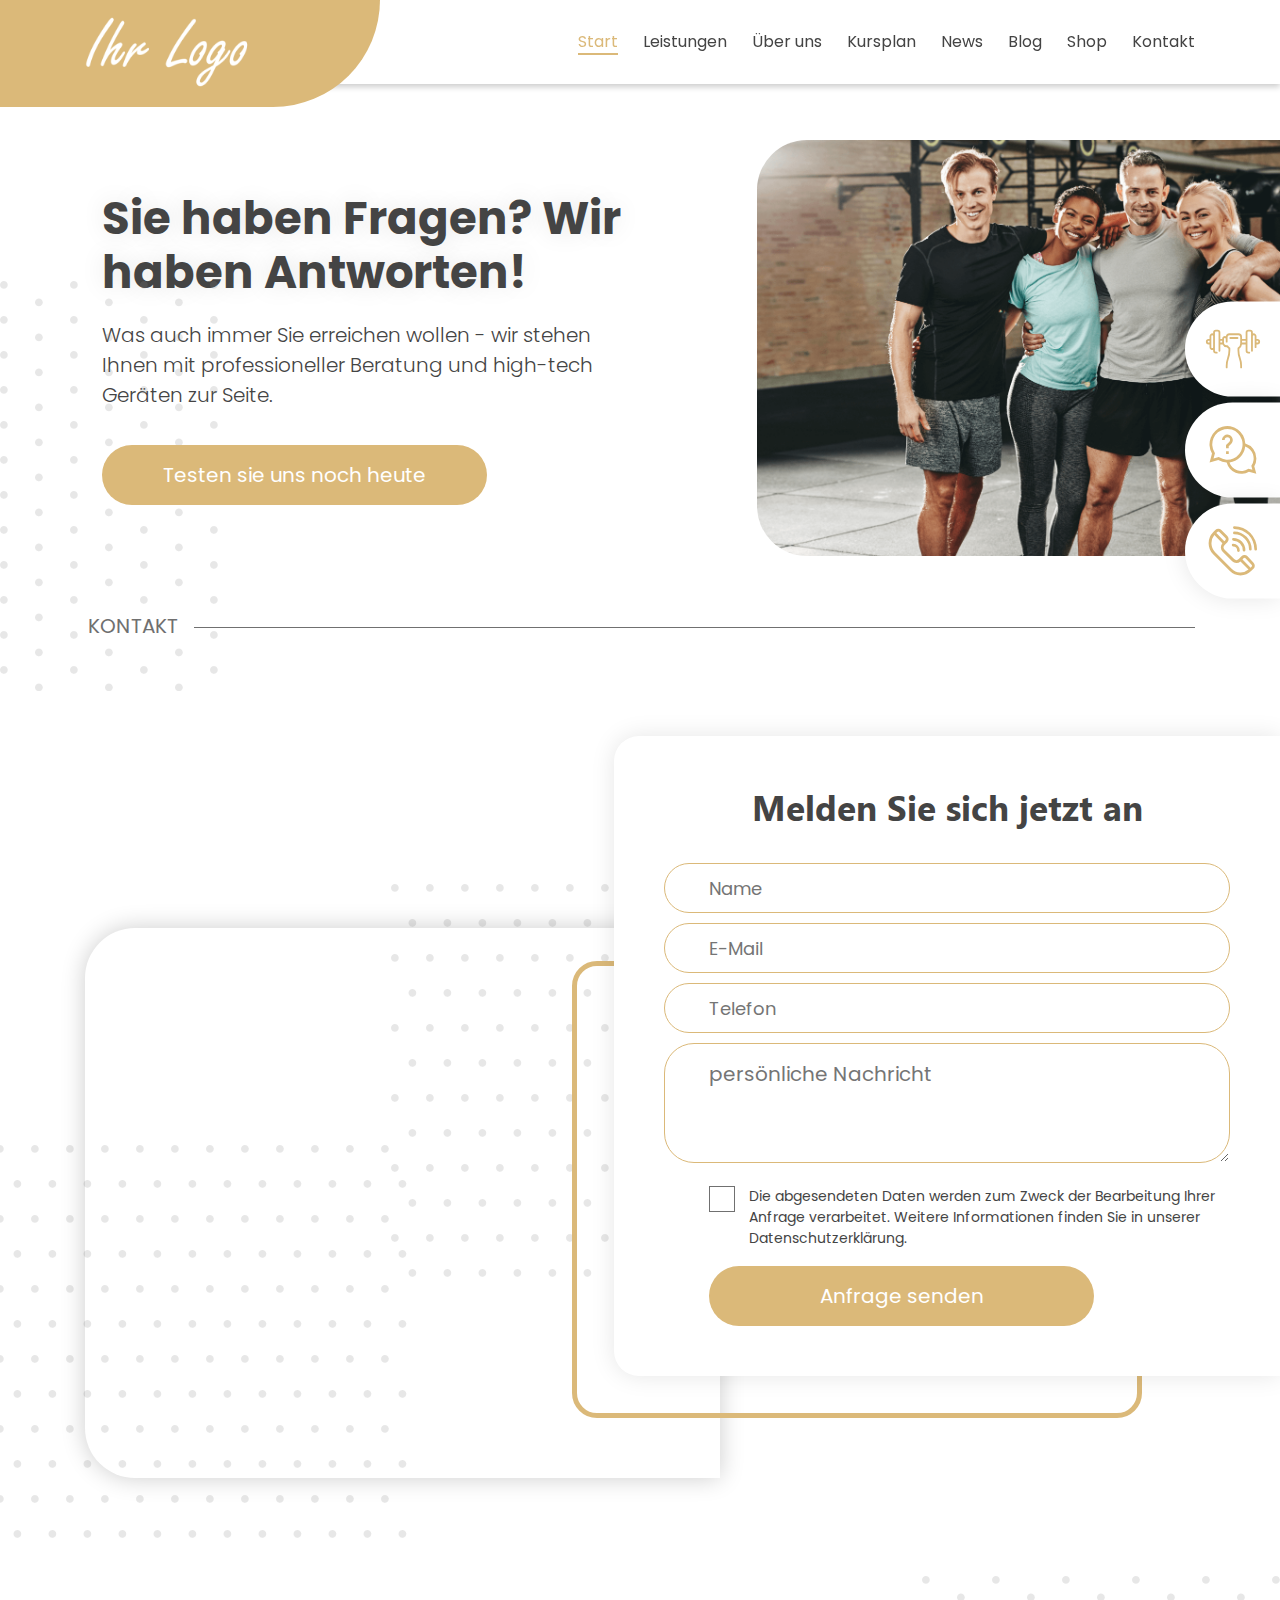
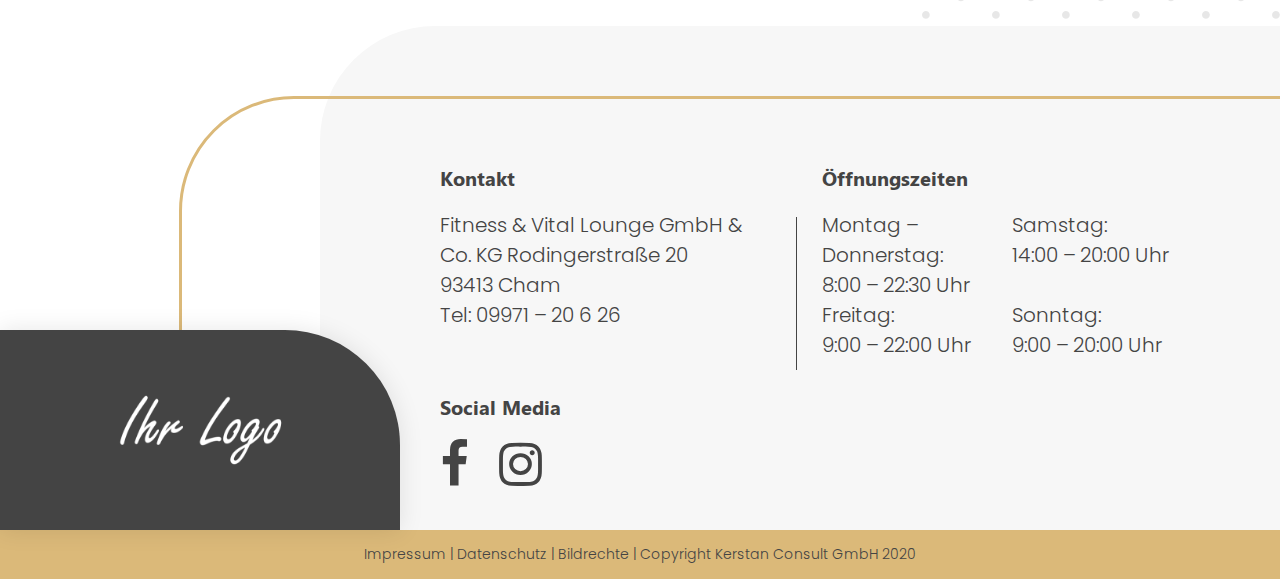
<file: kontakt.html>
<!DOCTYPE html>
<html lang="de">
<head>
	<title>Jaamo Gold Fitness</title>
	<meta charset="UTF-8">
	<meta name="description" content="">
	<meta name="keywords" content="">
	<meta name="viewport" content="width=device-width, initial-scale=1.0">
	<link rel="icon" href="assets/images/favicon.png" type="image/gif" sizes="50x50">

	<!-- Google font-->
	<link href="https://fonts.googleapis.com/css2?family=Poppins:wght@200;300;400;500;600;700;800;900&display=swap" rel="stylesheet">
	<link href="https://fonts.googleapis.com/css2?family=Heebo:wght@400;600;700&display=swap" rel="stylesheet">
	<!-- bootstrap CSS File-->
	<link rel="stylesheet" href="assets/css/bootstrap.min.css">

	<!-- Font-awesome CSS File-->
	<link rel="stylesheet" href="assets/css/font-awesome.min.css">

	<!-- Owl Carousel -->
	<link rel="stylesheet" href="assets/css/owl.carousel.min.css">
	<link rel="stylesheet" type="text/css" href="assets/css/owl.theme.default.min.css">

	<!-- Animation Css-->
	<link rel="stylesheet" href="assets/css/animate.css">

	<!-- Custom Style-->
	<link rel="stylesheet" href="assets/css/style.css">
	<link rel="stylesheet" href="assets/css/responsive.css" >

</head>
<body>

	<!-- Main Wrapper Start-->
	<div class="main-wrapper kontakt_page slider">
		<!-- Header Start-->
		<div class="header-wrapper">
			<header>
				<div class="container">
					<div class="header-block">
						<div class="logo-block h-col">
							<div class="logo-shape"></div>
							<a href="index.html" class="logo-hold">
								<img src="assets/images/logo.png" alt="Logo" />
							</a>
						</div>
						<div class="menu-toggle-btn">
							<img src="assets/images/toggle-ic.svg" alt="Toggle Icon" />
						</div>
						<div class="menu-nav-block">
							<div class="mobile-logo-shape"><img src="assets/images/logo.png" alt="Logo" /></div>
							<div class="menu-back-btn">
								<img src="assets/images/back-arrow-ic.svg" alt="Back Icon" />
							</div>
							<div class="menu-nav">
								<ul>
									<li class="nav-link active"><a href="#0">Start</a></li>
									<li class="nav-link has-submenu">
										<a href="javascript:void(0)" class="menu-item">Leistungen</a>
										<div class="dropdown-submenu">
											<ul>
												<li class="nav-item"><a href="leistungen.html" class="nav-link">Category1</a></li>
												<li class="nav-item"><a href="javascript:void(0)" class="nav-link">Category2</a></li>
												<li class="nav-item"><a href="javascript:void(0)" class="nav-link">Category3</a></li>
												<li class="nav-item"><a href="javascript:void(0)" class="nav-link">Category4</a></li>
												<li class="nav-item"><a href="javascript:void(0)" class="nav-link">Category5</a></li>
											</ul>
										</div>
									</li>
									<li class="nav-link"><a href="#0">Über uns</a></li>
									<li class="nav-link"><a href="#0">Kursplan</a></li>
									<li class="nav-link"><a href="#0">News</a></li>
									<li class="nav-link"><a href="#0">Blog</a></li>
									<li class="nav-link"><a href="#0">Shop</a></li>
									<li class="nav-link"><a href="#0">Kontakt</a></li>
								</ul>
								<div class="mitglied_btn">
									<a href="#0" class="common-small-btn">Mitglied werden</a>
								</div>
							</div>
						</div>
						<div class="header-btn-block h-col">
							<a href="#0" class="common-small-btn">Mitglied werden</a>
						</div>
					</div>
				</div>
			</header>
		</div>
		<!-- Header CLose-->

		<!-- Social Three Icon Start -->
		<div class="social-icon-fixed">
			<ul>
				<li>
					<a href="#0">
						<img src="assets/images/dumbell-ic.svg" alt="Social icon" />
						<span>Probetraining</span>
					</a>
				</li>
				<li>
					<a href="#0">
						<img src="assets/images/chat-ic.svg" alt="Social icon" />
						<span>Beratungstermin</span>
					</a>
				</li>
				<li>
					<a href="#0">
						<img src="assets/images/phone-ic.svg" alt="Social icon" />
						<span>Beratungstermin</span>
					</a>
				</li>
			</ul>
		</div>
		<!-- Social Three Icon Close-->

		<!-- Header Banner Start-->
		<div class="common-header-banner-wrapper ">
			<div class="lb_container cp-left">
				<div class="common-header-banner-block">
					<div class="common-banner-left-col">
						<div class="common-banner-content">
							<div class="common-title">
								<h1 class="main-title">Sie haben Fragen? Wir haben Antworten!</h1>
							</div>
							<div class="common-desc">
								<p>Was auch immer Sie erreichen wollen - wir stehen Ihnen mit professioneller Beratung und high-tech Geräten zur Seite.</p>
							</div>
							<div class="common-btn-block">
								<a href="#0" class="common-large-btn">Testen sie uns noch heute</a>
							</div>
						</div>
					</div>
					<div class="common-banner-right-col">
						<div class="common-banner-image">
							<img class="home-banner-image" src="assets/images/Kontakt_web/kontact_bg.png" alt="Home Banner Image" />
						</div>
						<div class="common-btn-block mobile-home-banner-btn">
							<a href="#0" class="common-large-btn">Testen sie uns noch heute</a>
						</div>
					</div>
				</div>
			</div>
		</div>
		<!-- Header Banner Close-->

		<!-- kontakt form Start-->
		<div class="kontakt_form_section">
			<div class="container">
				<div class="chb-line-block">
					<span>Kontakt</span>
				</div>
				<div class="kontakt_inner_section">
					<div class="row position-relative">
						<div class="col-md-7">
							<div class="kontakt_map_section">
								<iframe src="https://www.google.com/maps/embed?pb=!1m18!1m12!1m3!1d3719.3897763195678!2d72.88289606533412!3d21.216386936721513!2m3!1f0!2f0!3f0!3m2!1i1024!2i768!4f13.1!3m3!1m2!1s0x3be04f6df654d0fb%3A0x5b9c3530a3741a9b!2sSri%20Ram%20Nagar!5e0!3m2!1sen!2sin!4v1615037203349!5m2!1sen!2sin" width="100%" height="100%" style="border:0;" allowfullscreen="" loading="lazy"></iframe>
							</div>
						</div>
						<div class="jam_border"></div>
					</div>
				</div>
			</div>

			<div class="jam_pad">
				<div class="jam_form">
					<div class="jam_form_inner">
						<h3>Melden Sie sich jetzt an</h3>
						<input type="text" name="" placeholder="Name">
						<input type="text" name="" placeholder="E-Mail">
						<input type="text" name="" placeholder="Telefon">
						<textarea rows="4" cols="50" placeholder="persönliche Nachricht"></textarea>
						<div class="jam_form_group">
							<div class="form-group">
								<input type="checkbox" id="html">
								<label for="html">Die abgesendeten Daten werden zum Zweck der Bearbeitung Ihrer Anfrage verarbeitet. Weitere Informationen finden Sie in unserer Datenschutzerklärung.</label>
							</div>
						</div>
						<a href="#0" class="common-small-btn">Anfrage senden</a>
					</div>
				</div>
			</div>
		</div>

		<!-- Footer Start-->
		<div class="footer-wrapper">
			<div class="footer">
				<div class="footer-desk-logo">
					<a href="index.html"><img src="assets/images/logo.png" alt="Logo"> </a>
				</div>
				<div class="footer-block">
					<div class="mobile-footer-logo">
						<a href="index.html"><img src="assets/images/footer-logo.png"> </a>
					</div>
					<div class="footer-bg-block cp-right">
						<div class="footer-content-block">
							<ul>
								<li>
									<div class="footer-box">
										<div class="footer-title">
											<h3>Kontakt</h3>
										</div>
										<div class="footer-desc">
											<p>Fitness & Vital Lounge GmbH & Co. KG
												Rodingerstraße 20
											</p>
											<p>93413 Cham</p>
											<p>Tel: 09971 – 20 6 26</p>
										</div>
									</div>
								</li>
								<li>
									<div class="footer-box">
										<div class="footer-title">
											<h3>Öffnungszeiten</h3>
										</div>
										<div class="footer-desc f-grid">
											<div class="f-item">
												<p>Montag – Donnerstag: <br>8:00  – 22:30 Uhr</p>
											</div>
											<div class="f-item">
												<p>Samstag: <br>14:00 – 20:00 Uhr</p>
											</div>
											<div class="f-item">
												<p>Freitag: <br>9:00  – 22:00 Uhr</p>
											</div>
											<div class="f-item">
												<p>Sonntag: <br>9:00 – 20:00 Uhr</p>
											</div>
										</div>
									</div>
								</li>
								<li>
									<div class="footer-box">
										<div class="footer-title">
											<h3>Social Media</h3>
										</div>
										<div class="footer-desc social-media-ic">
											<p><a href="#0"><i class="fa fa-facebook"></i> </a></p>
											<p><a href="#0"><i class="fa fa-instagram"></i> </a></p>
										</div>
									</div>
								</li>
							</ul>
						</div>
					</div>
				</div>
			</div>
		</div>
		<div class="copyright-block">
			<div class="copyright-content">
				<p>Impressum | Datenschutz | Bildrechte | Copyright Kerstan Consult GmbH 2020</p>
			</div>
		</div>
		<!-- Footer CLose-->

		<!-- Footer Fixed-icon-->
		<div class="footer-fixed-icon">
			<div class="footer-fixed-trigger">
				<img src="assets/images/ff-down-arrow.svg" alt="Arrow" />
			</div>
			<ul>
				<li>
					<a href="#0">
						<img src="assets/images/call-ic.svg" alt="Call" />
						<span>Anruf</span>
					</a>
				</li>
				<li>
					<a href="#0">
						<img src="assets/images/clock.svg" alt="Clock" />
						<span>	Öffnungszeiten</span>
					</a>
				</li>
				<li>
					<a href="#0">
						<img src="assets/images/mail.svg" alt="Mail" />
						<span>Email</span>

					</a>
				</li>
			</ul>
		</div>
		<!-- Footer Fixed-icon-->	
	</div>
	<!-- Main Wrapper CLose-->



	<script src="assets/js/jquery3.5.1.min.js"></script>
	<script src="assets/js/bootstrap.min.js"></script>
	<!--owl-slider js-->
	<script src="assets/js/owl.carousel.js"></script>
	<!--Animation js-->
	<script src="assets/js/wow.min.js"></script>
	<!-- custom js-->
	<script src="assets/js/custom.js"></script>
</body>
</html>
</file>
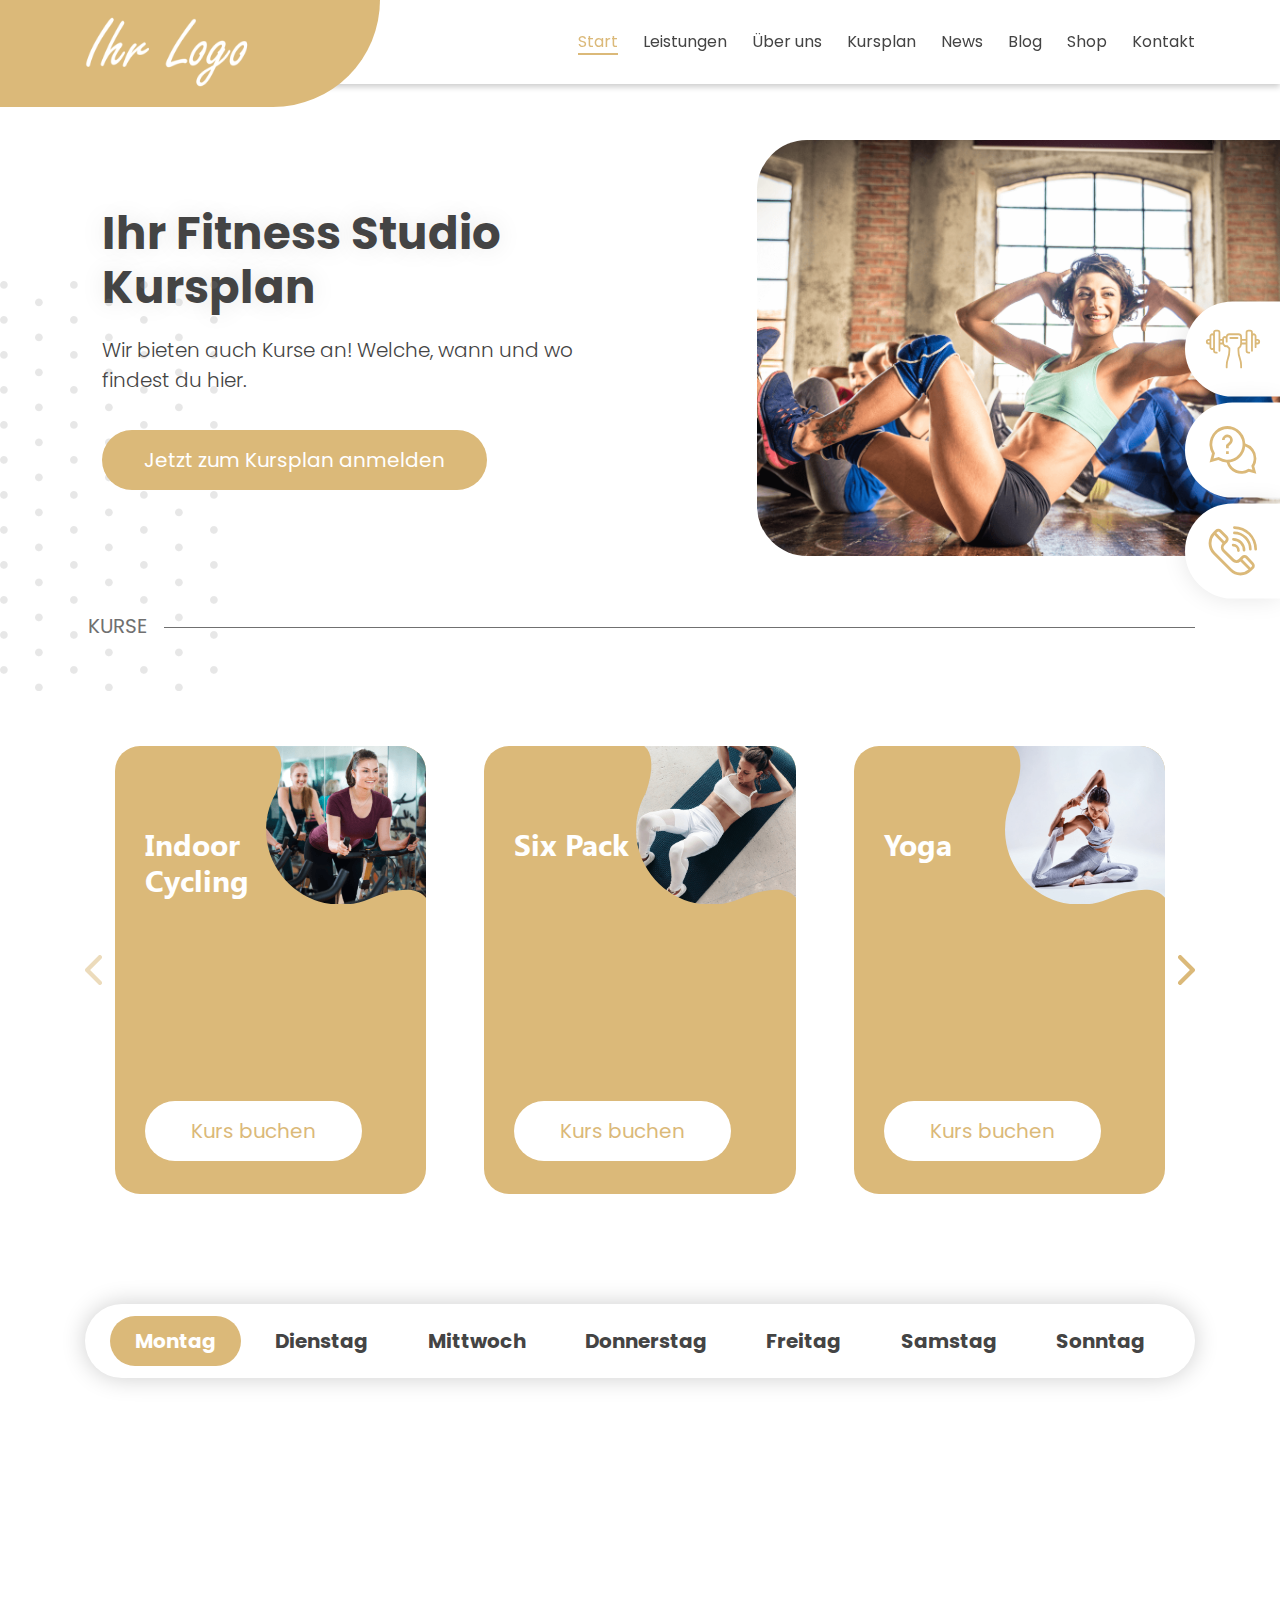
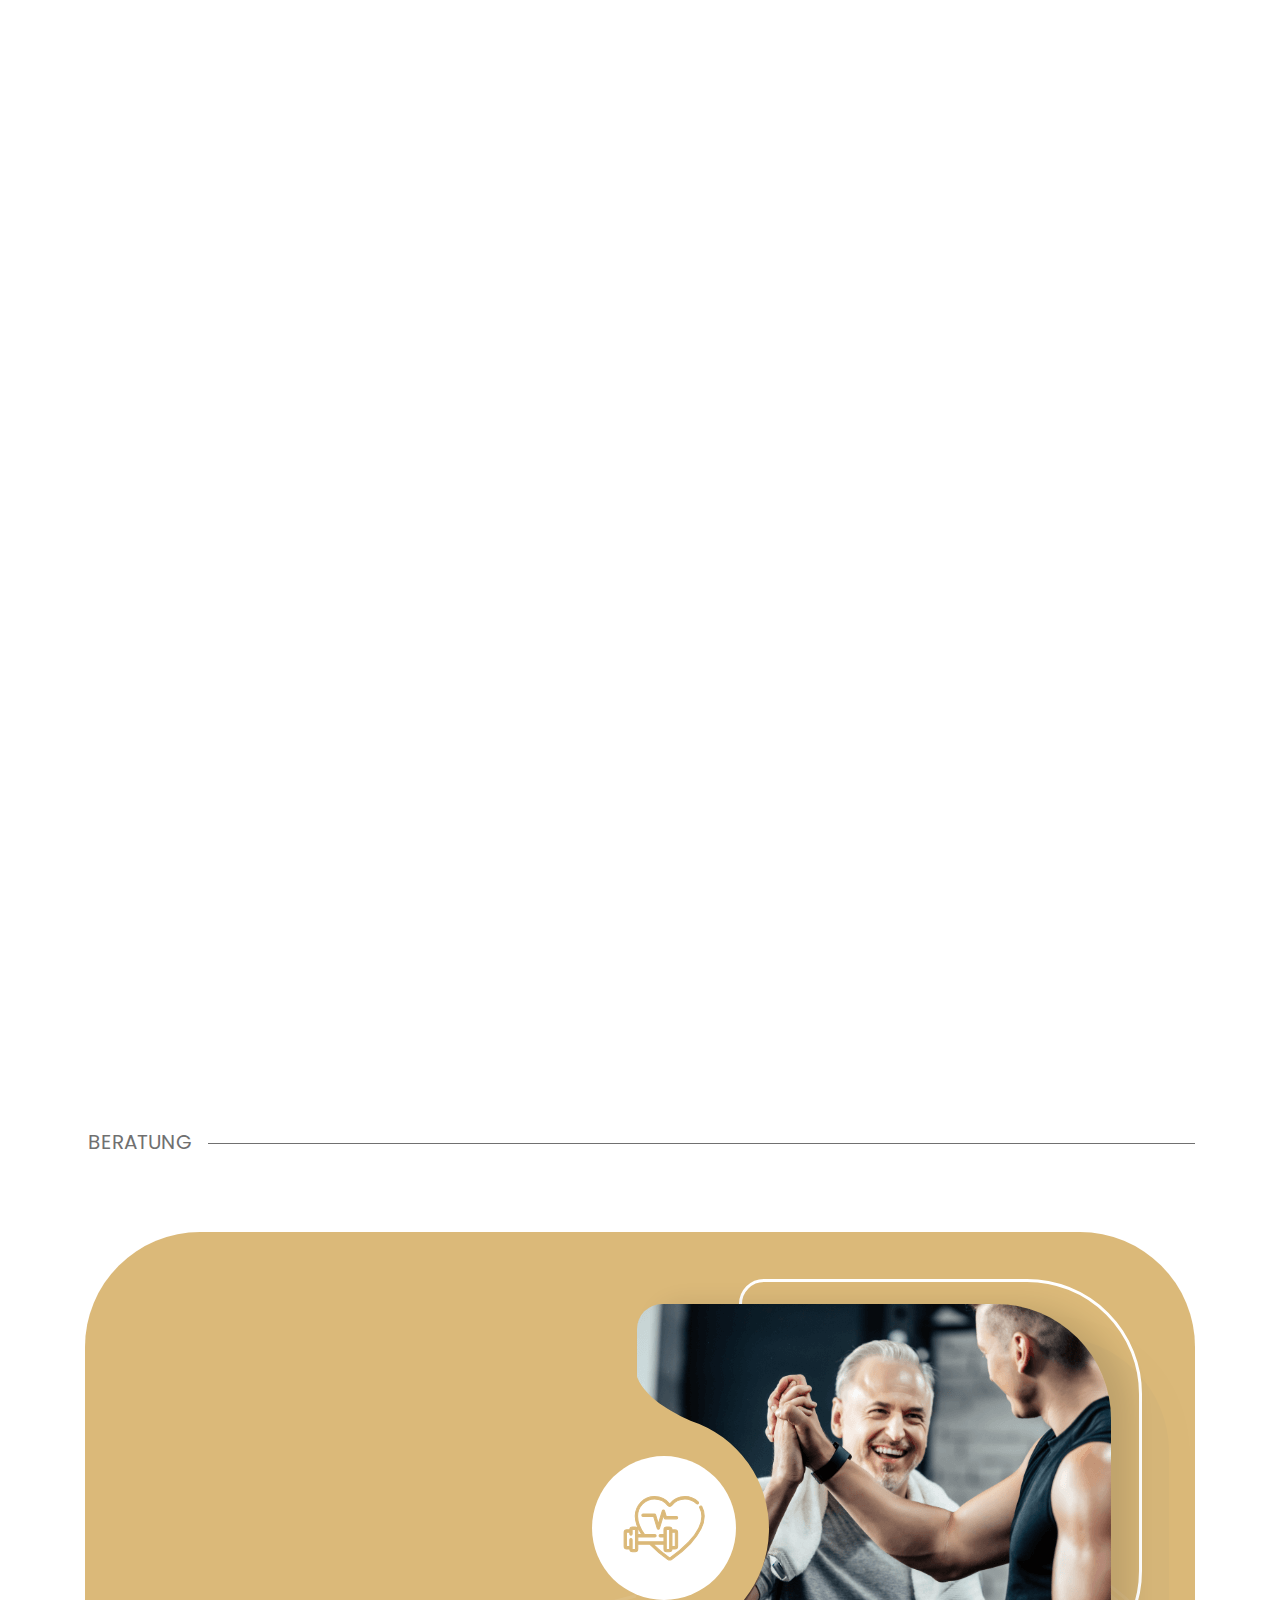
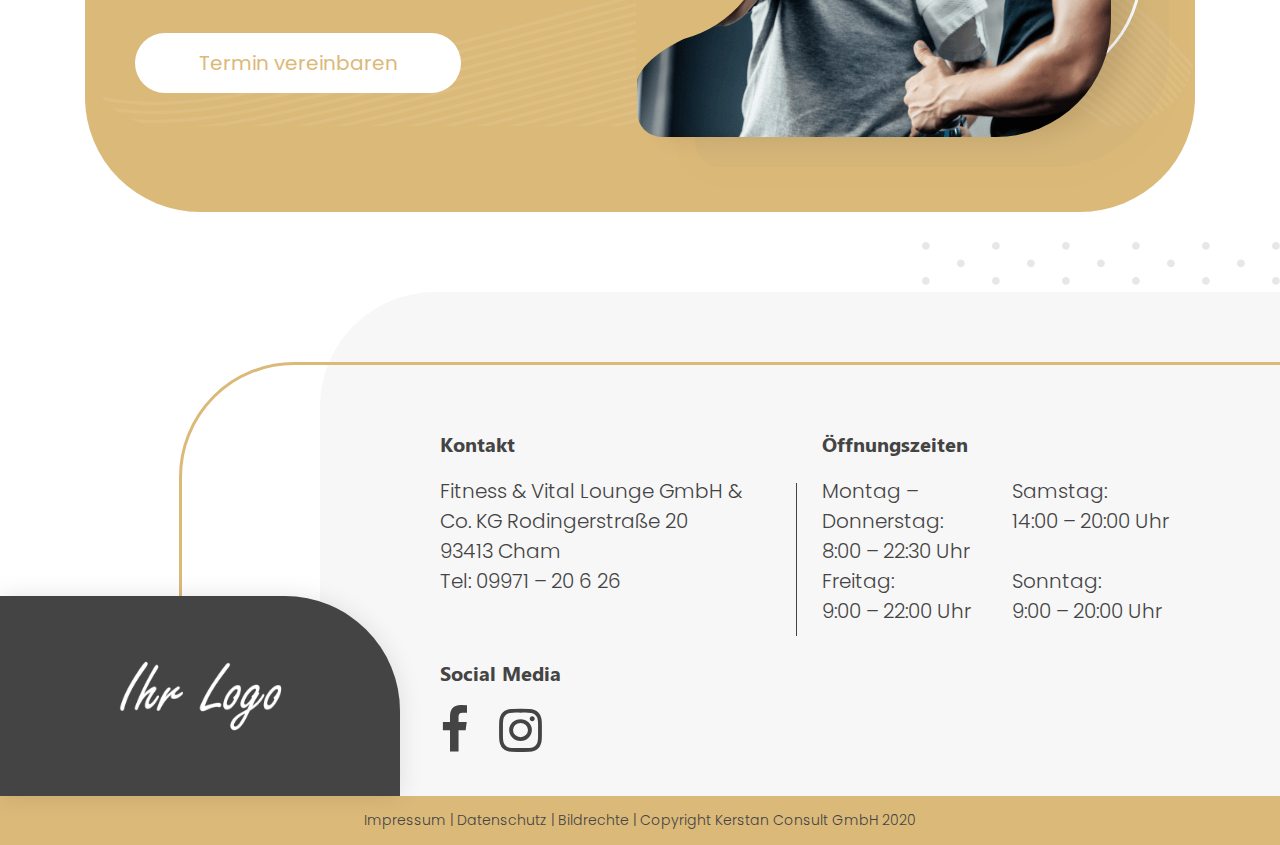
<file: kursplan.html>
<!DOCTYPE html>
<html lang="de">
<head>
	<title>Jaamo Gold Fitness</title>
	<meta charset="UTF-8">
	<meta name="description" content="">
	<meta name="keywords" content="">
	<meta name="viewport" content="width=device-width, initial-scale=1.0">	
	<link rel="icon" href="assets/images/favicon.png" type="image/gif" sizes="50x50">

	<!-- Google font-->
	<link href="https://fonts.googleapis.com/css2?family=Poppins:wght@200;300;400;500;600;700;800;900&display=swap" rel="stylesheet">
	<link href="https://fonts.googleapis.com/css2?family=Heebo:wght@400;600;700&display=swap" rel="stylesheet">
	<!-- bootstrap CSS File-->
	<link rel="stylesheet" href="assets/css/bootstrap.min.css">

	<!-- Font-awesome CSS File-->
	<link rel="stylesheet" href="assets/css/font-awesome.min.css">

	<!-- Owl Carousel -->
	<link rel="stylesheet" href="assets/css/owl.carousel.min.css">
	<link rel="stylesheet" type="text/css" href="assets/css/owl.theme.default.min.css">

	<!-- Animation Css-->
	<link rel="stylesheet" href="assets/css/animate.css">

	<!-- Custom Style-->
	<link rel="stylesheet" href="assets/css/style.css">
	<link rel="stylesheet" href="assets/css/responsive.css" >

</head>
<body>

	<!-- Main Wrapper Start-->
	<div class="main-wrapper kursplan_page slider">
		<!-- Header Start-->
		<div class="header-wrapper">
			<header>
				<div class="container">
					<div class="header-block">
						<div class="logo-block h-col">
							<div class="logo-shape"></div>
							<a href="index.html" class="logo-hold">
								<img src="assets/images/logo.png" alt="Logo" />
							</a>
						</div>
						<div class="menu-toggle-btn">
							<img src="assets/images/toggle-ic.svg" alt="Toggle Icon" />
						</div>
						<div class="menu-nav-block">
							<div class="mobile-logo-shape"><img src="assets/images/logo.png" alt="Logo" /></div>
							<div class="menu-back-btn">
								<img src="assets/images/back-arrow-ic.svg" alt="Back Icon" />
							</div>
							<div class="menu-nav">
								<ul>
									<li class="nav-link active"><a href="#0">Start</a></li>
									<li class="nav-link has-submenu">
										<a href="javascript:void(0)" class="menu-item">Leistungen</a>
										<div class="dropdown-submenu">
											<ul>
												<li class="nav-item"><a href="leistungen.html" class="nav-link">Category1</a></li>
												<li class="nav-item"><a href="javascript:void(0)" class="nav-link">Category2</a></li>
												<li class="nav-item"><a href="javascript:void(0)" class="nav-link">Category3</a></li>
												<li class="nav-item"><a href="javascript:void(0)" class="nav-link">Category4</a></li>
												<li class="nav-item"><a href="javascript:void(0)" class="nav-link">Category5</a></li>
											</ul>
										</div>
									</li>
									<li class="nav-link"><a href="#0">Über uns</a></li>
									<li class="nav-link"><a href="#0">Kursplan</a></li>
									<li class="nav-link"><a href="#0">News</a></li>
									<li class="nav-link"><a href="#0">Blog</a></li>
									<li class="nav-link"><a href="#0">Shop</a></li>
									<li class="nav-link"><a href="#0">Kontakt</a></li>
								</ul>
								<div class="mitglied_btn">
									<a href="#0" class="common-small-btn">Mitglied werden</a>
								</div>
							</div>
						</div>
						<div class="header-btn-block h-col">
							<a href="#0" class="common-small-btn">Mitglied werden</a>
						</div>
					</div>
				</div>
			</header>
		</div>
		<!-- Header CLose-->

		<!-- Social Three Icon Start -->
		<div class="social-icon-fixed">
			<ul>
				<li>
					<a href="#0">
						<img src="assets/images/dumbell-ic.svg" alt="Social icon" />
						<span>Probetraining</span>
					</a>
				</li>
				<li>
					<a href="#0">
						<img src="assets/images/chat-ic.svg" alt="Social icon" />
						<span>Beratungstermin</span>
					</a>
				</li>
				<li>
					<a href="#0">
						<img src="assets/images/phone-ic.svg" alt="Social icon" />
						<span>Beratungstermin</span>
					</a>
				</li>
			</ul>
		</div>
		<!-- Social Three Icon Close-->

		<!-- Header Banner Start-->
		<div class="common-header-banner-wrapper ">
			<div class="lb_container cp-left">
				<div class="common-header-banner-block">
					<div class="common-banner-left-col">
						<div class="common-banner-content">
							<div class="common-title">
								<h1 class="main-title wow fadeInUp">Ihr Fitness Studio Kursplan</h1>
							</div>
							<div class="common-desc wow fadeInUp">
								<p>Wir bieten auch Kurse an! Welche, wann und wo findest du hier.</p>
							</div>
							<div class="common-btn-block">
								<a href="#0" class="common-large-btn">Jetzt zum Kursplan anmelden</a>
							</div>
						</div>
					</div>
					<div class="common-banner-right-col">
						<div class="common-banner-image">
							<img class="home-banner-image" src="assets/images/Kursplan-web/krusplan_bg.png" alt="Home Banner Image" />
						</div>
						<div class="common-btn-block mobile-home-banner-btn">
							<a href="#0" class="common-large-btn">Jetzt zum Kursplan anmelden</a>
						</div>
					</div>
				</div>
			</div>
		</div>
		<!-- Header Banner Close-->


		<!-- Kurse Sectiom Start-->
		<div class="kursplan_slider_section">
			<div class="container">
				<div class="chb-line-block">
					<span>Kurse</span>
				</div>
				<div class="kursplan_main_slider_section">
					<div class="owl-carousel owl-theme">
						<div class="item">
							<div class="kursplan_main">
								<h2 class="wow fadeInUp">Indoor Cycling</h2>
								<p class="wow fadeInUp">Lorem ipsum dolor sit amet, consetetur sadipscing elitr, sed diam nonumy eirmod tempor invidunt ut labore et dolore magna aliquyam erat, sed diam voluptua. At vero eos et accusam et justo duo dolores et ea rebum.</p>
								<a href="#0" class="common-small-btn">Kurs buchen</a>
								<img src="assets/images/Kursplan-web/kruspluse_shape_golden.svg" alt="shape" class="wave_shape">
								<img src="assets/images/Kursplan-web/kruspluse_1.png" alt="wave shape img" class="wave_shap_img">
							</div>
						</div>
						<div class="item">
							<div class="kursplan_main">
								<h2 class="wow fadeInUp">Six Pack</h2>
								<p class="wow fadeInUp">Lorem ipsum dolor sit amet, consetetur sadipscing elitr, sed diam nonumy eirmod tempor invidunt ut labore et dolore magna aliquyam erat, sed diam voluptua. At vero eos et accusam et justo duo dolores et ea rebum.</p>
								<a href="#0" class="common-small-btn">Kurs buchen</a>
								<img src="assets/images/Kursplan-web/kruspluse_shape_golden.svg" alt="shape" class="wave_shape">
								<img src="assets/images/Kursplan-web/kruspluse_2.png" alt="wave shape img" class="wave_shap_img">
							</div>
						</div>
						<div class="item">
							<div class="kursplan_main">
								<h2 class="wow fadeInUp">Yoga</h2>
								<p class="wow fadeInUp">Lorem ipsum dolor sit amet, consetetur sadipscing elitr, sed diam nonumy eirmod tempor invidunt ut labore et dolore magna aliquyam erat, sed diam voluptua. At vero eos et accusam et justo duo dolores et ea rebum.</p>
								<a href="#0" class="common-small-btn">Kurs buchen</a>
								<img src="assets/images/Kursplan-web/kruspluse_shape_golden.svg" alt="shape" class="wave_shape">
								<img src="assets/images/Kursplan-web/kruspluse_3.png" alt="wave shape img" class="wave_shap_img">
							</div>
						</div>

						<div class="item">
							<div class="kursplan_main">
								<h2 class="wow fadeInUp">Indoor Cycling</h2>
								<p class="wow fadeInUp">Lorem ipsum dolor sit amet, consetetur sadipscing elitr, sed diam nonumy eirmod tempor invidunt ut labore et dolore magna aliquyam erat, sed diam voluptua. At vero eos et accusam et justo duo dolores et ea rebum.</p>
								<a href="#0" class="common-small-btn">Kurs buchen</a>
								<img src="assets/images/Kursplan-web/kruspluse_shape_golden.svg" alt="shape" class="wave_shape">
								<img src="assets/images/Kursplan-web/kruspluse_1.png" alt="wave shape img" class="wave_shap_img">
							</div>
						</div>
						<div class="item">
							<div class="kursplan_main">
								<h2 class="wow fadeInUp">Six Pack</h2>
								<p class="wow fadeInUp">Lorem ipsum dolor sit amet, consetetur sadipscing elitr, sed diam nonumy eirmod tempor invidunt ut labore et dolore magna aliquyam erat, sed diam voluptua. At vero eos et accusam et justo duo dolores et ea rebum.</p>
								<a href="#0" class="common-small-btn">Kurs buchen</a>
								<img src="assets/images/Kursplan-web/kruspluse_shape_golden.svg" alt="shape" class="wave_shape">
								<img src="assets/images/Kursplan-web/kruspluse_2.png" alt="wave shape img" class="wave_shap_img">
							</div>
						</div>
						<div class="item">
							<div class="kursplan_main">
								<h2 class="wow fadeInUp">Yoga</h2>
								<p class="wow fadeInUp">Lorem ipsum dolor sit amet, consetetur sadipscing elitr, sed diam nonumy eirmod tempor invidunt ut labore et dolore magna aliquyam erat, sed diam voluptua. At vero eos et accusam et justo duo dolores et ea rebum.</p>
								<a href="#0" class="common-small-btn">Kurs buchen</a>
								<img src="assets/images/Kursplan-web/kruspluse_shape_golden.svg" alt="shape" class="wave_shape">
								<img src="assets/images/Kursplan-web/kruspluse_3.png" alt="wave shape img" class="wave_shap_img">
							</div>
						</div>
					</div>
				</div>
			</div>
		</div>
		<!-- Kurse Sectiom End-->

		<!-- Kurse Tab and Table Section Start-->
		<div class="kurse_tab_section">
			<div class="container">
				<div class="kurse_day_section">
					<ul>
						<li class="ja_list active" id="Montag" data-title="Montag">
							<a href="#0" >Montag</a>
						</li>
						<li class="ja_list" id="dienstag" data-title="Dienstag">
							<a href="#0">Dienstag</a>
						</li>
						<li class="ja_list" id="mittwoch" data-title="Mittwoch">
							<a href="#0">Mittwoch</a>
						</li>
						<li class="ja_list" id="donnerstag" data-title="Donnerstag">
							<a href="#0">Donnerstag</a>
						</li>
						<li class="ja_list" id="freitag" data-title="Freitag">
							<a href="#0">Freitag</a>
						</li>
						<li class="ja_list" id="samstag" data-title="Samstag">
							<a href="#0">Samstag</a>
						</li>
						<li class="ja_list" id="sonntag" data-title="Sonntag">
							<a href="#0">Sonntag</a>
						</li>
					</ul>
				</div>


				<div class="kursepluse_main_table">
					<div class="kursepluse_inner_table montag active wow">
						<ul>
							<li>
								<div class="table_lorem_contain">
									<h3>Lorem Ipsum</h3>
									<p>mit Lina Kastner</p>
									<span>09:00 - 10:00 Uhr</span>
								</div>
							</li>

							<li>
								<div class="table_lorem_contain">
									<h3>Lorem Ipsum</h3>
									<p>mit Lina Kastner</p>
									<span>09:00 - 10:00 Uhr</span>
								</div>
							</li>

							<li>
								<div class="table_lorem_contain">
									<h3>Lorem Ipsum</h3>
									<p>mit Lina Kastner</p>
									<span>09:00 - 10:00 Uhr</span>
								</div>
							</li>

							<li>
								<div class="table_lorem_contain">
									<h3>Lorem Ipsum</h3>
									<p>mit Lina Kastner</p>
									<span>09:00 - 10:00 Uhr</span>
								</div>
							</li>
						</ul>

						<ul>
							<li>
								<div class="table_lorem_contain">
									<h3>Lorem Ipsum</h3>
									<p>mit Lina Kastner</p>
									<span>09:00 - 10:00 Uhr</span>
								</div>
							</li>

							<li>
								<div class="table_lorem_contain">
									<h3>Lorem Ipsum</h3>
									<p>mit Lina Kastner</p>
									<span>09:00 - 10:00 Uhr</span>
								</div>
							</li>

							<li>
								<div class="table_lorem_contain">
									<h3>Lorem Ipsum</h3>
									<p>mit Lina Kastner</p>
									<span>09:00 - 10:00 Uhr</span>
								</div>
							</li>

							<li>
								<div class="table_lorem_contain">
									<h3>Lorem Ipsum</h3>
									<p>mit Lina Kastner</p>
									<span>09:00 - 10:00 Uhr</span>
								</div>
							</li>
						</ul>

						<ul>
							<li>
								<div class="table_lorem_contain">
									<h3>Lorem Ipsum</h3>
									<p>mit Lina Kastner</p>
									<span>09:00 - 10:00 Uhr</span>
								</div>
							</li>

							<li>
								<div class="table_lorem_contain">
									<h3>Lorem Ipsum</h3>
									<p>mit Lina Kastner</p>
									<span>09:00 - 10:00 Uhr</span>
								</div>
							</li>

							<li>
								<div class="table_lorem_contain">
									<h3>Lorem Ipsum</h3>
									<p>mit Lina Kastner</p>
									<span>09:00 - 10:00 Uhr</span>
								</div>
							</li>

							<li>
								<div class="table_lorem_contain">
									<h3>Lorem Ipsum</h3>
									<p>mit Lina Kastner</p>
									<span>09:00 - 10:00 Uhr</span>
								</div>
							</li>
						</ul>

						<ul>
							<li>
								<div class="table_lorem_contain">
									<h3>Lorem Ipsum</h3>
									<p>mit Lina Kastner</p>
									<span>09:00 - 10:00 Uhr</span>
								</div>
							</li>

							<li>
								<div class="table_lorem_contain">
									<h3>Lorem Ipsum</h3>
									<p>mit Lina Kastner</p>
									<span>09:00 - 10:00 Uhr</span>
								</div>
							</li>

							<li>
								<div class="table_lorem_contain">
									<h3>Lorem Ipsum</h3>
									<p>mit Lina Kastner</p>
									<span>09:00 - 10:00 Uhr</span>
								</div>
							</li>

							<li>
								<div class="table_lorem_contain">
									<h3>Lorem Ipsum</h3>
									<p>mit Lina Kastner</p>
									<span>09:00 - 10:00 Uhr</span>
								</div>
							</li>
						</ul>

						<ul>
							<li>
								<div class="table_lorem_contain">
									<h3>Lorem Ipsum</h3>
									<p>mit Lina Kastner</p>
									<span>09:00 - 10:00 Uhr</span>
								</div>
							</li>

							<li>
								<div class="table_lorem_contain">
									<h3>Lorem Ipsum</h3>
									<p>mit Lina Kastner</p>
									<span>09:00 - 10:00 Uhr</span>
								</div>
							</li>

							<li>
								<div class="table_lorem_contain">
									<h3>Lorem Ipsum</h3>
									<p>mit Lina Kastner</p>
									<span>09:00 - 10:00 Uhr</span>
								</div>
							</li>

							<li>
								<div class="table_lorem_contain">
									<h3>Lorem Ipsum</h3>
									<p>mit Lina Kastner</p>
									<span>09:00 - 10:00 Uhr</span>
								</div>
							</li>
						</ul>
					</div>

					<div class="kursepluse_inner_table dienstag">
						<ul>
							<li>
								<div class="table_lorem_contain">
									<h3>Lorem Ipsum dienstag</h3>
									<p>mit Lina Kastner</p>
									<span>09:00 - 10:00 Uhr</span>
								</div>
							</li>

							<li>
								<div class="table_lorem_contain">
									<h3>Lorem Ipsum</h3>
									<p>mit Lina Kastner</p>
									<span>09:00 - 10:00 Uhr</span>
								</div>
							</li>

							<li>
								<div class="table_lorem_contain">
									<h3>Lorem Ipsum</h3>
									<p>mit Lina Kastner</p>
									<span>09:00 - 10:00 Uhr</span>
								</div>
							</li>

							<li>
								<div class="table_lorem_contain">
									<h3>Lorem Ipsum</h3>
									<p>mit Lina Kastner</p>
									<span>09:00 - 10:00 Uhr</span>
								</div>
							</li>
						</ul>

						<ul>
							<li>
								<div class="table_lorem_contain">
									<h3>Lorem Ipsum</h3>
									<p>mit Lina Kastner</p>
									<span>09:00 - 10:00 Uhr</span>
								</div>
							</li>

							<li>
								<div class="table_lorem_contain">
									<h3>Lorem Ipsum</h3>
									<p>mit Lina Kastner</p>
									<span>09:00 - 10:00 Uhr</span>
								</div>
							</li>

							<li>
								<div class="table_lorem_contain">
									<h3>Lorem Ipsum</h3>
									<p>mit Lina Kastner</p>
									<span>09:00 - 10:00 Uhr</span>
								</div>
							</li>

							<li>
								<div class="table_lorem_contain">
									<h3>Lorem Ipsum</h3>
									<p>mit Lina Kastner</p>
									<span>09:00 - 10:00 Uhr</span>
								</div>
							</li>
						</ul>

						<ul>
							<li>
								<div class="table_lorem_contain">
									<h3>Lorem Ipsum</h3>
									<p>mit Lina Kastner</p>
									<span>09:00 - 10:00 Uhr</span>
								</div>
							</li>

							<li>
								<div class="table_lorem_contain">
									<h3>Lorem Ipsum</h3>
									<p>mit Lina Kastner</p>
									<span>09:00 - 10:00 Uhr</span>
								</div>
							</li>

							<li>
								<div class="table_lorem_contain">
									<h3>Lorem Ipsum</h3>
									<p>mit Lina Kastner</p>
									<span>09:00 - 10:00 Uhr</span>
								</div>
							</li>

							<li>
								<div class="table_lorem_contain">
									<h3>Lorem Ipsum</h3>
									<p>mit Lina Kastner</p>
									<span>09:00 - 10:00 Uhr</span>
								</div>
							</li>
						</ul>

						<ul>
							<li>
								<div class="table_lorem_contain">
									<h3>Lorem Ipsum</h3>
									<p>mit Lina Kastner</p>
									<span>09:00 - 10:00 Uhr</span>
								</div>
							</li>

							<li>
								<div class="table_lorem_contain">
									<h3>Lorem Ipsum</h3>
									<p>mit Lina Kastner</p>
									<span>09:00 - 10:00 Uhr</span>
								</div>
							</li>

							<li>
								<div class="table_lorem_contain">
									<h3>Lorem Ipsum</h3>
									<p>mit Lina Kastner</p>
									<span>09:00 - 10:00 Uhr</span>
								</div>
							</li>

							<li>
								<div class="table_lorem_contain">
									<h3>Lorem Ipsum</h3>
									<p>mit Lina Kastner</p>
									<span>09:00 - 10:00 Uhr</span>
								</div>
							</li>
						</ul>

						<ul>
							<li>
								<div class="table_lorem_contain">
									<h3>Lorem Ipsum</h3>
									<p>mit Lina Kastner</p>
									<span>09:00 - 10:00 Uhr</span>
								</div>
							</li>

							<li>
								<div class="table_lorem_contain">
									<h3>Lorem Ipsum</h3>
									<p>mit Lina Kastner</p>
									<span>09:00 - 10:00 Uhr</span>
								</div>
							</li>

							<li>
								<div class="table_lorem_contain">
									<h3>Lorem Ipsum</h3>
									<p>mit Lina Kastner</p>
									<span>09:00 - 10:00 Uhr</span>
								</div>
							</li>

							<li>
								<div class="table_lorem_contain">
									<h3>Lorem Ipsum</h3>
									<p>mit Lina Kastner</p>
									<span>09:00 - 10:00 Uhr</span>
								</div>
							</li>
						</ul>
					</div>

					<div class="kursepluse_inner_table mittwoch">
						<ul>
							<li>
								<div class="table_lorem_contain">
									<h3>Lorem Ipsum mittwoch</h3>
									<p>mit Lina Kastner</p>
									<span>09:00 - 10:00 Uhr</span>
								</div>
							</li>

							<li>
								<div class="table_lorem_contain">
									<h3>Lorem Ipsum</h3>
									<p>mit Lina Kastner</p>
									<span>09:00 - 10:00 Uhr</span>
								</div>
							</li>

							<li>
								<div class="table_lorem_contain">
									<h3>Lorem Ipsum</h3>
									<p>mit Lina Kastner</p>
									<span>09:00 - 10:00 Uhr</span>
								</div>
							</li>

							<li>
								<div class="table_lorem_contain">
									<h3>Lorem Ipsum</h3>
									<p>mit Lina Kastner</p>
									<span>09:00 - 10:00 Uhr</span>
								</div>
							</li>
						</ul>

						<ul>
							<li>
								<div class="table_lorem_contain">
									<h3>Lorem Ipsum</h3>
									<p>mit Lina Kastner</p>
									<span>09:00 - 10:00 Uhr</span>
								</div>
							</li>

							<li>
								<div class="table_lorem_contain">
									<h3>Lorem Ipsum</h3>
									<p>mit Lina Kastner</p>
									<span>09:00 - 10:00 Uhr</span>
								</div>
							</li>

							<li>
								<div class="table_lorem_contain">
									<h3>Lorem Ipsum</h3>
									<p>mit Lina Kastner</p>
									<span>09:00 - 10:00 Uhr</span>
								</div>
							</li>

							<li>
								<div class="table_lorem_contain">
									<h3>Lorem Ipsum</h3>
									<p>mit Lina Kastner</p>
									<span>09:00 - 10:00 Uhr</span>
								</div>
							</li>
						</ul>

						<ul>
							<li>
								<div class="table_lorem_contain">
									<h3>Lorem Ipsum</h3>
									<p>mit Lina Kastner</p>
									<span>09:00 - 10:00 Uhr</span>
								</div>
							</li>

							<li>
								<div class="table_lorem_contain">
									<h3>Lorem Ipsum</h3>
									<p>mit Lina Kastner</p>
									<span>09:00 - 10:00 Uhr</span>
								</div>
							</li>

							<li>
								<div class="table_lorem_contain">
									<h3>Lorem Ipsum</h3>
									<p>mit Lina Kastner</p>
									<span>09:00 - 10:00 Uhr</span>
								</div>
							</li>

							<li>
								<div class="table_lorem_contain">
									<h3>Lorem Ipsum</h3>
									<p>mit Lina Kastner</p>
									<span>09:00 - 10:00 Uhr</span>
								</div>
							</li>
						</ul>

						<ul>
							<li>
								<div class="table_lorem_contain">
									<h3>Lorem Ipsum</h3>
									<p>mit Lina Kastner</p>
									<span>09:00 - 10:00 Uhr</span>
								</div>
							</li>

							<li>
								<div class="table_lorem_contain">
									<h3>Lorem Ipsum</h3>
									<p>mit Lina Kastner</p>
									<span>09:00 - 10:00 Uhr</span>
								</div>
							</li>

							<li>
								<div class="table_lorem_contain">
									<h3>Lorem Ipsum</h3>
									<p>mit Lina Kastner</p>
									<span>09:00 - 10:00 Uhr</span>
								</div>
							</li>

							<li>
								<div class="table_lorem_contain">
									<h3>Lorem Ipsum</h3>
									<p>mit Lina Kastner</p>
									<span>09:00 - 10:00 Uhr</span>
								</div>
							</li>
						</ul>

						<ul>
							<li>
								<div class="table_lorem_contain">
									<h3>Lorem Ipsum</h3>
									<p>mit Lina Kastner</p>
									<span>09:00 - 10:00 Uhr</span>
								</div>
							</li>

							<li>
								<div class="table_lorem_contain">
									<h3>Lorem Ipsum</h3>
									<p>mit Lina Kastner</p>
									<span>09:00 - 10:00 Uhr</span>
								</div>
							</li>

							<li>
								<div class="table_lorem_contain">
									<h3>Lorem Ipsum</h3>
									<p>mit Lina Kastner</p>
									<span>09:00 - 10:00 Uhr</span>
								</div>
							</li>

							<li>
								<div class="table_lorem_contain">
									<h3>Lorem Ipsum</h3>
									<p>mit Lina Kastner</p>
									<span>09:00 - 10:00 Uhr</span>
								</div>
							</li>
						</ul>
					</div>

					<div class="kursepluse_inner_table donnerstag">
						<ul>
							<li>
								<div class="table_lorem_contain">
									<h3>Lorem Ipsum donnerstag</h3>
									<p>mit Lina Kastner</p>
									<span>09:00 - 10:00 Uhr</span>
								</div>
							</li>

							<li>
								<div class="table_lorem_contain">
									<h3>Lorem Ipsum</h3>
									<p>mit Lina Kastner</p>
									<span>09:00 - 10:00 Uhr</span>
								</div>
							</li>

							<li>
								<div class="table_lorem_contain">
									<h3>Lorem Ipsum</h3>
									<p>mit Lina Kastner</p>
									<span>09:00 - 10:00 Uhr</span>
								</div>
							</li>

							<li>
								<div class="table_lorem_contain">
									<h3>Lorem Ipsum</h3>
									<p>mit Lina Kastner</p>
									<span>09:00 - 10:00 Uhr</span>
								</div>
							</li>
						</ul>

						<ul>
							<li>
								<div class="table_lorem_contain">
									<h3>Lorem Ipsum</h3>
									<p>mit Lina Kastner</p>
									<span>09:00 - 10:00 Uhr</span>
								</div>
							</li>

							<li>
								<div class="table_lorem_contain">
									<h3>Lorem Ipsum</h3>
									<p>mit Lina Kastner</p>
									<span>09:00 - 10:00 Uhr</span>
								</div>
							</li>

							<li>
								<div class="table_lorem_contain">
									<h3>Lorem Ipsum</h3>
									<p>mit Lina Kastner</p>
									<span>09:00 - 10:00 Uhr</span>
								</div>
							</li>

							<li>
								<div class="table_lorem_contain">
									<h3>Lorem Ipsum</h3>
									<p>mit Lina Kastner</p>
									<span>09:00 - 10:00 Uhr</span>
								</div>
							</li>
						</ul>

						<ul>
							<li>
								<div class="table_lorem_contain">
									<h3>Lorem Ipsum</h3>
									<p>mit Lina Kastner</p>
									<span>09:00 - 10:00 Uhr</span>
								</div>
							</li>

							<li>
								<div class="table_lorem_contain">
									<h3>Lorem Ipsum</h3>
									<p>mit Lina Kastner</p>
									<span>09:00 - 10:00 Uhr</span>
								</div>
							</li>

							<li>
								<div class="table_lorem_contain">
									<h3>Lorem Ipsum</h3>
									<p>mit Lina Kastner</p>
									<span>09:00 - 10:00 Uhr</span>
								</div>
							</li>

							<li>
								<div class="table_lorem_contain">
									<h3>Lorem Ipsum</h3>
									<p>mit Lina Kastner</p>
									<span>09:00 - 10:00 Uhr</span>
								</div>
							</li>
						</ul>

						<ul>
							<li>
								<div class="table_lorem_contain">
									<h3>Lorem Ipsum</h3>
									<p>mit Lina Kastner</p>
									<span>09:00 - 10:00 Uhr</span>
								</div>
							</li>

							<li>
								<div class="table_lorem_contain">
									<h3>Lorem Ipsum</h3>
									<p>mit Lina Kastner</p>
									<span>09:00 - 10:00 Uhr</span>
								</div>
							</li>

							<li>
								<div class="table_lorem_contain">
									<h3>Lorem Ipsum</h3>
									<p>mit Lina Kastner</p>
									<span>09:00 - 10:00 Uhr</span>
								</div>
							</li>

							<li>
								<div class="table_lorem_contain">
									<h3>Lorem Ipsum</h3>
									<p>mit Lina Kastner</p>
									<span>09:00 - 10:00 Uhr</span>
								</div>
							</li>
						</ul>

						<ul>
							<li>
								<div class="table_lorem_contain">
									<h3>Lorem Ipsum</h3>
									<p>mit Lina Kastner</p>
									<span>09:00 - 10:00 Uhr</span>
								</div>
							</li>

							<li>
								<div class="table_lorem_contain">
									<h3>Lorem Ipsum</h3>
									<p>mit Lina Kastner</p>
									<span>09:00 - 10:00 Uhr</span>
								</div>
							</li>

							<li>
								<div class="table_lorem_contain">
									<h3>Lorem Ipsum</h3>
									<p>mit Lina Kastner</p>
									<span>09:00 - 10:00 Uhr</span>
								</div>
							</li>

							<li>
								<div class="table_lorem_contain">
									<h3>Lorem Ipsum</h3>
									<p>mit Lina Kastner</p>
									<span>09:00 - 10:00 Uhr</span>
								</div>
							</li>
						</ul>
					</div>

					<div class="kursepluse_inner_table freitag">
						<ul>
							<li>
								<div class="table_lorem_contain">
									<h3>Lorem Ipsum freitag</h3>
									<p>mit Lina Kastner</p>
									<span>09:00 - 10:00 Uhr</span>
								</div>
							</li>

							<li>
								<div class="table_lorem_contain">
									<h3>Lorem Ipsum</h3>
									<p>mit Lina Kastner</p>
									<span>09:00 - 10:00 Uhr</span>
								</div>
							</li>

							<li>
								<div class="table_lorem_contain">
									<h3>Lorem Ipsum</h3>
									<p>mit Lina Kastner</p>
									<span>09:00 - 10:00 Uhr</span>
								</div>
							</li>

							<li>
								<div class="table_lorem_contain">
									<h3>Lorem Ipsum</h3>
									<p>mit Lina Kastner</p>
									<span>09:00 - 10:00 Uhr</span>
								</div>
							</li>
						</ul>

						<ul>
							<li>
								<div class="table_lorem_contain">
									<h3>Lorem Ipsum</h3>
									<p>mit Lina Kastner</p>
									<span>09:00 - 10:00 Uhr</span>
								</div>
							</li>

							<li>
								<div class="table_lorem_contain">
									<h3>Lorem Ipsum</h3>
									<p>mit Lina Kastner</p>
									<span>09:00 - 10:00 Uhr</span>
								</div>
							</li>

							<li>
								<div class="table_lorem_contain">
									<h3>Lorem Ipsum</h3>
									<p>mit Lina Kastner</p>
									<span>09:00 - 10:00 Uhr</span>
								</div>
							</li>

							<li>
								<div class="table_lorem_contain">
									<h3>Lorem Ipsum</h3>
									<p>mit Lina Kastner</p>
									<span>09:00 - 10:00 Uhr</span>
								</div>
							</li>
						</ul>

						<ul>
							<li>
								<div class="table_lorem_contain">
									<h3>Lorem Ipsum</h3>
									<p>mit Lina Kastner</p>
									<span>09:00 - 10:00 Uhr</span>
								</div>
							</li>

							<li>
								<div class="table_lorem_contain">
									<h3>Lorem Ipsum</h3>
									<p>mit Lina Kastner</p>
									<span>09:00 - 10:00 Uhr</span>
								</div>
							</li>

							<li>
								<div class="table_lorem_contain">
									<h3>Lorem Ipsum</h3>
									<p>mit Lina Kastner</p>
									<span>09:00 - 10:00 Uhr</span>
								</div>
							</li>

							<li>
								<div class="table_lorem_contain">
									<h3>Lorem Ipsum</h3>
									<p>mit Lina Kastner</p>
									<span>09:00 - 10:00 Uhr</span>
								</div>
							</li>
						</ul>

						<ul>
							<li>
								<div class="table_lorem_contain">
									<h3>Lorem Ipsum</h3>
									<p>mit Lina Kastner</p>
									<span>09:00 - 10:00 Uhr</span>
								</div>
							</li>

							<li>
								<div class="table_lorem_contain">
									<h3>Lorem Ipsum</h3>
									<p>mit Lina Kastner</p>
									<span>09:00 - 10:00 Uhr</span>
								</div>
							</li>

							<li>
								<div class="table_lorem_contain">
									<h3>Lorem Ipsum</h3>
									<p>mit Lina Kastner</p>
									<span>09:00 - 10:00 Uhr</span>
								</div>
							</li>

							<li>
								<div class="table_lorem_contain">
									<h3>Lorem Ipsum</h3>
									<p>mit Lina Kastner</p>
									<span>09:00 - 10:00 Uhr</span>
								</div>
							</li>
						</ul>

						<ul>
							<li>
								<div class="table_lorem_contain">
									<h3>Lorem Ipsum</h3>
									<p>mit Lina Kastner</p>
									<span>09:00 - 10:00 Uhr</span>
								</div>
							</li>

							<li>
								<div class="table_lorem_contain">
									<h3>Lorem Ipsum</h3>
									<p>mit Lina Kastner</p>
									<span>09:00 - 10:00 Uhr</span>
								</div>
							</li>

							<li>
								<div class="table_lorem_contain">
									<h3>Lorem Ipsum</h3>
									<p>mit Lina Kastner</p>
									<span>09:00 - 10:00 Uhr</span>
								</div>
							</li>

							<li>
								<div class="table_lorem_contain">
									<h3>Lorem Ipsum</h3>
									<p>mit Lina Kastner</p>
									<span>09:00 - 10:00 Uhr</span>
								</div>
							</li>
						</ul>
					</div>

					<div class="kursepluse_inner_table samstag">
						<ul>
							<li>
								<div class="table_lorem_contain">
									<h3>Lorem Ipsum samstag</h3>
									<p>mit Lina Kastner</p>
									<span>09:00 - 10:00 Uhr</span>
								</div>
							</li>

							<li>
								<div class="table_lorem_contain">
									<h3>Lorem Ipsum</h3>
									<p>mit Lina Kastner</p>
									<span>09:00 - 10:00 Uhr</span>
								</div>
							</li>

							<li>
								<div class="table_lorem_contain">
									<h3>Lorem Ipsum</h3>
									<p>mit Lina Kastner</p>
									<span>09:00 - 10:00 Uhr</span>
								</div>
							</li>

							<li>
								<div class="table_lorem_contain">
									<h3>Lorem Ipsum</h3>
									<p>mit Lina Kastner</p>
									<span>09:00 - 10:00 Uhr</span>
								</div>
							</li>
						</ul>

						<ul>
							<li>
								<div class="table_lorem_contain">
									<h3>Lorem Ipsum</h3>
									<p>mit Lina Kastner</p>
									<span>09:00 - 10:00 Uhr</span>
								</div>
							</li>

							<li>
								<div class="table_lorem_contain">
									<h3>Lorem Ipsum</h3>
									<p>mit Lina Kastner</p>
									<span>09:00 - 10:00 Uhr</span>
								</div>
							</li>

							<li>
								<div class="table_lorem_contain">
									<h3>Lorem Ipsum</h3>
									<p>mit Lina Kastner</p>
									<span>09:00 - 10:00 Uhr</span>
								</div>
							</li>

							<li>
								<div class="table_lorem_contain">
									<h3>Lorem Ipsum</h3>
									<p>mit Lina Kastner</p>
									<span>09:00 - 10:00 Uhr</span>
								</div>
							</li>
						</ul>

						<ul>
							<li>
								<div class="table_lorem_contain">
									<h3>Lorem Ipsum</h3>
									<p>mit Lina Kastner</p>
									<span>09:00 - 10:00 Uhr</span>
								</div>
							</li>

							<li>
								<div class="table_lorem_contain">
									<h3>Lorem Ipsum</h3>
									<p>mit Lina Kastner</p>
									<span>09:00 - 10:00 Uhr</span>
								</div>
							</li>

							<li>
								<div class="table_lorem_contain">
									<h3>Lorem Ipsum</h3>
									<p>mit Lina Kastner</p>
									<span>09:00 - 10:00 Uhr</span>
								</div>
							</li>

							<li>
								<div class="table_lorem_contain">
									<h3>Lorem Ipsum</h3>
									<p>mit Lina Kastner</p>
									<span>09:00 - 10:00 Uhr</span>
								</div>
							</li>
						</ul>

						<ul>
							<li>
								<div class="table_lorem_contain">
									<h3>Lorem Ipsum</h3>
									<p>mit Lina Kastner</p>
									<span>09:00 - 10:00 Uhr</span>
								</div>
							</li>

							<li>
								<div class="table_lorem_contain">
									<h3>Lorem Ipsum</h3>
									<p>mit Lina Kastner</p>
									<span>09:00 - 10:00 Uhr</span>
								</div>
							</li>

							<li>
								<div class="table_lorem_contain">
									<h3>Lorem Ipsum</h3>
									<p>mit Lina Kastner</p>
									<span>09:00 - 10:00 Uhr</span>
								</div>
							</li>

							<li>
								<div class="table_lorem_contain">
									<h3>Lorem Ipsum</h3>
									<p>mit Lina Kastner</p>
									<span>09:00 - 10:00 Uhr</span>
								</div>
							</li>
						</ul>

						<ul>
							<li>
								<div class="table_lorem_contain">
									<h3>Lorem Ipsum</h3>
									<p>mit Lina Kastner</p>
									<span>09:00 - 10:00 Uhr</span>
								</div>
							</li>

							<li>
								<div class="table_lorem_contain">
									<h3>Lorem Ipsum</h3>
									<p>mit Lina Kastner</p>
									<span>09:00 - 10:00 Uhr</span>
								</div>
							</li>

							<li>
								<div class="table_lorem_contain">
									<h3>Lorem Ipsum</h3>
									<p>mit Lina Kastner</p>
									<span>09:00 - 10:00 Uhr</span>
								</div>
							</li>

							<li>
								<div class="table_lorem_contain">
									<h3>Lorem Ipsum</h3>
									<p>mit Lina Kastner</p>
									<span>09:00 - 10:00 Uhr</span>
								</div>
							</li>
						</ul>
					</div>

					<div class="kursepluse_inner_table sonntag">
						<ul>
							<li>
								<div class="table_lorem_contain">
									<h3>Lorem Ipsum sonntag</h3>
									<p>mit Lina Kastner</p>
									<span>09:00 - 10:00 Uhr</span>
								</div>
							</li>

							<li>
								<div class="table_lorem_contain">
									<h3>Lorem Ipsum</h3>
									<p>mit Lina Kastner</p>
									<span>09:00 - 10:00 Uhr</span>
								</div>
							</li>

							<li>
								<div class="table_lorem_contain">
									<h3>Lorem Ipsum</h3>
									<p>mit Lina Kastner</p>
									<span>09:00 - 10:00 Uhr</span>
								</div>
							</li>

							<li>
								<div class="table_lorem_contain">
									<h3>Lorem Ipsum</h3>
									<p>mit Lina Kastner</p>
									<span>09:00 - 10:00 Uhr</span>
								</div>
							</li>
						</ul>

						<ul>
							<li>
								<div class="table_lorem_contain">
									<h3>Lorem Ipsum</h3>
									<p>mit Lina Kastner</p>
									<span>09:00 - 10:00 Uhr</span>
								</div>
							</li>

							<li>
								<div class="table_lorem_contain">
									<h3>Lorem Ipsum</h3>
									<p>mit Lina Kastner</p>
									<span>09:00 - 10:00 Uhr</span>
								</div>
							</li>

							<li>
								<div class="table_lorem_contain">
									<h3>Lorem Ipsum</h3>
									<p>mit Lina Kastner</p>
									<span>09:00 - 10:00 Uhr</span>
								</div>
							</li>

							<li>
								<div class="table_lorem_contain">
									<h3>Lorem Ipsum</h3>
									<p>mit Lina Kastner</p>
									<span>09:00 - 10:00 Uhr</span>
								</div>
							</li>
						</ul>

						<ul>
							<li>
								<div class="table_lorem_contain">
									<h3>Lorem Ipsum</h3>
									<p>mit Lina Kastner</p>
									<span>09:00 - 10:00 Uhr</span>
								</div>
							</li>

							<li>
								<div class="table_lorem_contain">
									<h3>Lorem Ipsum</h3>
									<p>mit Lina Kastner</p>
									<span>09:00 - 10:00 Uhr</span>
								</div>
							</li>

							<li>
								<div class="table_lorem_contain">
									<h3>Lorem Ipsum</h3>
									<p>mit Lina Kastner</p>
									<span>09:00 - 10:00 Uhr</span>
								</div>
							</li>

							<li>
								<div class="table_lorem_contain">
									<h3>Lorem Ipsum</h3>
									<p>mit Lina Kastner</p>
									<span>09:00 - 10:00 Uhr</span>
								</div>
							</li>
						</ul>

						<ul>
							<li>
								<div class="table_lorem_contain">
									<h3>Lorem Ipsum</h3>
									<p>mit Lina Kastner</p>
									<span>09:00 - 10:00 Uhr</span>
								</div>
							</li>

							<li>
								<div class="table_lorem_contain">
									<h3>Lorem Ipsum</h3>
									<p>mit Lina Kastner</p>
									<span>09:00 - 10:00 Uhr</span>
								</div>
							</li>

							<li>
								<div class="table_lorem_contain">
									<h3>Lorem Ipsum</h3>
									<p>mit Lina Kastner</p>
									<span>09:00 - 10:00 Uhr</span>
								</div>
							</li>

							<li>
								<div class="table_lorem_contain">
									<h3>Lorem Ipsum</h3>
									<p>mit Lina Kastner</p>
									<span>09:00 - 10:00 Uhr</span>
								</div>
							</li>
						</ul>

						<ul>
							<li>
								<div class="table_lorem_contain">
									<h3>Lorem Ipsum</h3>
									<p>mit Lina Kastner</p>
									<span>09:00 - 10:00 Uhr</span>
								</div>
							</li>

							<li>
								<div class="table_lorem_contain">
									<h3>Lorem Ipsum</h3>
									<p>mit Lina Kastner</p>
									<span>09:00 - 10:00 Uhr</span>
								</div>
							</li>

							<li>
								<div class="table_lorem_contain">
									<h3>Lorem Ipsum</h3>
									<p>mit Lina Kastner</p>
									<span>09:00 - 10:00 Uhr</span>
								</div>
							</li>

							<li>
								<div class="table_lorem_contain">
									<h3>Lorem Ipsum</h3>
									<p>mit Lina Kastner</p>
									<span>09:00 - 10:00 Uhr</span>
								</div>
							</li>
						</ul>
					</div>
				</div>
			</div>
		</div>
		<!-- Kurse Tab and Table Section End-->


		<!-- Rückruf anfordern section CLose-->
		<div class="beratungstermin_vereinbaren_section">
			<div class="container">
				<div class="chb-line-block">
					<span>Beratung</span>
				</div>
				<div class="beratungstermin_vereinbaren_inner_section">
					<div class="row">
						<div class="col-md-12 pr-lg-0 col-lg-6 beratungstermin_media ">
							<div class="beratungstermin_vereinbaren_contain_new">
								<div class="beratungstermin_vereinbaren_contain">
									<h1 class="main-title wow fadeInUp">Persönlich beraten lassen</h1>
									<p class="wow fadeInUp">Lorem ipsum dolor sit amet, consetetur sadipscing elitr, sed diam nonumy eirmod tempor invidunt ut labore et dolore magna aliquyam erat, sed diam voluptua.</p>
									<a href="#0" class="common-large-btn">Termin vereinbaren</a>
								</div>
							</div>
						</div>
						<div class="col-md-12 col-lg-6 pl-lg-0 beratungstermin_media_another">
							<div class="beratungstermin_vereinbaren_image">
								<div class="beratungstermin_vereinbaren_inner_image">
									<div class="svg-shape-img">
										<div class="banner-play-btn">
											<a href="#0">
												<img src="assets/images/home/heart-ic.svg" alt="Quate">
											</a>
										</div>
										<img class="common-img-radius" src="assets/images/Kursplan-web/kruspluse.png" alt="Das Sagen">
										<img class="common-img-shape" src="assets/images/home/primary-shape.svg" alt="Shape">
										<img class="common-img-shape goldden_white" src="assets/images/home/gold-white.svg" alt="folden-white Shape">
									</div>
								</div>
							</div>
						</div>
					</div>
				</div>
			</div>
		</div>
		<!-- Rückruf anfordern section CLose-->

		<!-- Footer Start-->
		<div class="footer-wrapper">
			<div class="footer">
				<div class="footer-desk-logo">
					<a href="index.html"><img src="assets/images/logo.png" alt="Logo"> </a>
				</div>
				<div class="footer-block">
					<div class="mobile-footer-logo">
						<a href="index.html"><img src="assets/images/footer-logo.png"> </a>
					</div>
					<div class="footer-bg-block cp-right">
						<div class="footer-content-block">
							<ul>
								<li>
									<div class="footer-box">
										<div class="footer-title">
											<h3>Kontakt</h3>
										</div>
										<div class="footer-desc">
											<p>Fitness & Vital Lounge GmbH & Co. KG
												Rodingerstraße 20
											</p>
											<p>93413 Cham</p>
											<p>Tel: 09971 – 20 6 26</p>
										</div>
									</div>
								</li>
								<li>
									<div class="footer-box">
										<div class="footer-title">
											<h3>Öffnungszeiten</h3>
										</div>
										<div class="footer-desc f-grid">
											<div class="f-item">
												<p>Montag – Donnerstag: <br>8:00  – 22:30 Uhr</p>
											</div>
											<div class="f-item">
												<p>Samstag: <br>14:00 – 20:00 Uhr</p>
											</div>
											<div class="f-item">
												<p>Freitag: <br>9:00  – 22:00 Uhr</p>
											</div>
											<div class="f-item">
												<p>Sonntag: <br>9:00 – 20:00 Uhr</p>
											</div>
										</div>
									</div>
								</li>
								<li>
									<div class="footer-box">
										<div class="footer-title">
											<h3>Social Media</h3>
										</div>
										<div class="footer-desc social-media-ic">
											<p><a href="#0"><i class="fa fa-facebook"></i> </a></p>
											<p><a href="#0"><i class="fa fa-instagram"></i> </a></p>
										</div>
									</div>
								</li>
							</ul>
						</div>
					</div>
				</div>
			</div>
		</div>
		<div class="copyright-block">
			<div class="copyright-content">
				<p>Impressum | Datenschutz | Bildrechte | Copyright Kerstan Consult GmbH 2020</p>
			</div>
		</div>
		<!-- Footer CLose-->

		<!-- Footer Fixed-icon-->
		<div class="footer-fixed-icon">
			<div class="footer-fixed-trigger">
				<img src="assets/images/ff-down-arrow.svg" alt="Arrow" />
			</div>
			<ul>
				<li>
					<a href="#0">
						<img src="assets/images/call-ic.svg" alt="Call" />
						<span>Anruf</span>
					</a>
				</li>
				<li>
					<a href="#0">
						<img src="assets/images/clock.svg" alt="Clock" />
						<span>	Öffnungszeiten</span>
					</a>
				</li>
				<li>
					<a href="#0">
						<img src="assets/images/mail.svg" alt="Mail" />
						<span>Email</span>

					</a>
				</li>
			</ul>
		</div>
		<!-- Footer Fixed-icon-->
	</div>
	<!-- Main Wrapper CLose-->



	<script src="assets/js/jquery3.5.1.min.js"></script>
	<script src="assets/js/bootstrap.min.js"></script>
	<!--owl-slider js-->
	<script src="assets/js/owl.carousel.js"></script>
	<!--Animation js-->
	<script src="assets/js/wow.min.js"></script>
	<!-- custom js-->
	<script src="assets/js/custom.js"></script>

</body>
</html>
</file>
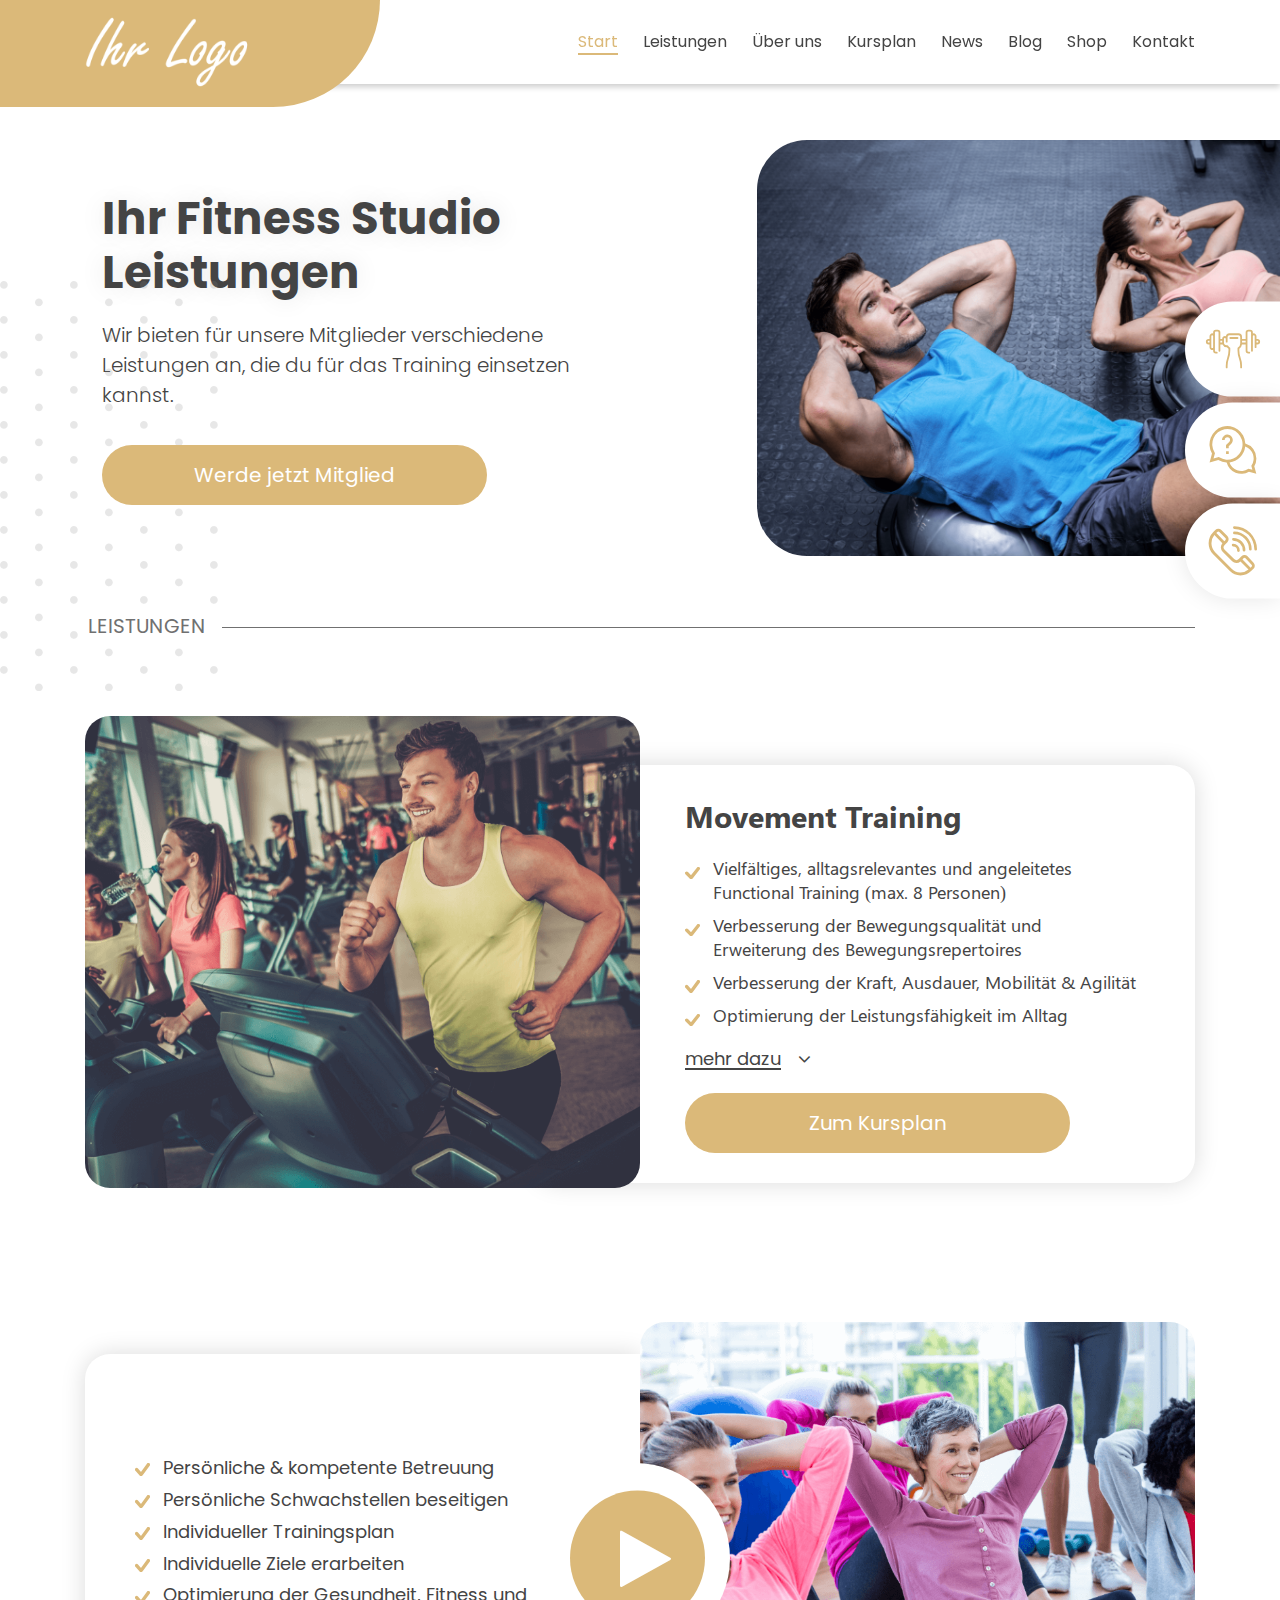
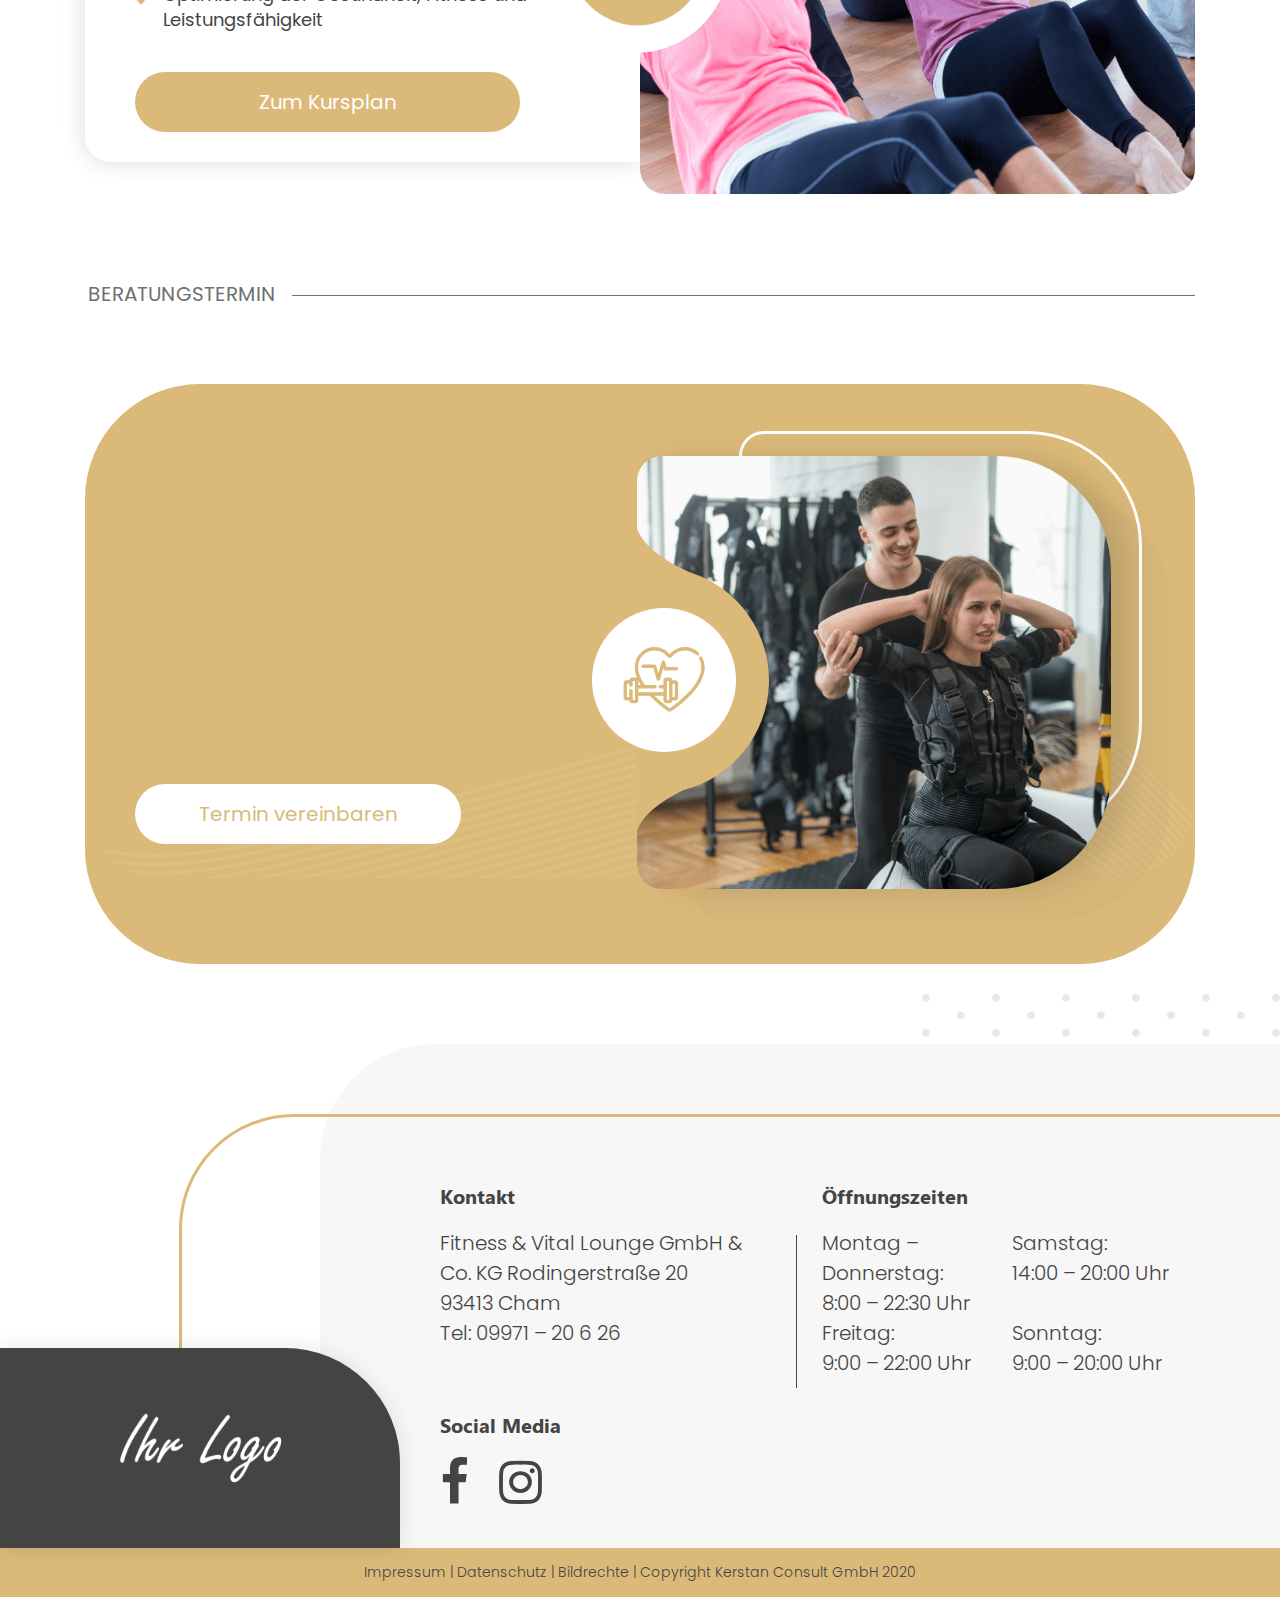
<file: leistungen.html>
<!DOCTYPE html>
<html lang="de">
<head>
	<title>Jaamo Gold Fitness</title>
	<meta charset="UTF-8">
	<meta name="description" content="">
	<meta name="keywords" content="">
	<meta name="viewport" content="width=device-width, initial-scale=1.0">
	<link rel="icon" href="assets/images/favicon.png" type="image/gif" sizes="50x50">

	<!-- Google font-->
	<link href="https://fonts.googleapis.com/css2?family=Poppins:wght@200;300;400;500;600;700;800;900&display=swap" rel="stylesheet">
	<link href="https://fonts.googleapis.com/css2?family=Heebo:wght@400;600;700&display=swap" rel="stylesheet">
	<!-- bootstrap CSS File-->
	<link rel="stylesheet" href="assets/css/bootstrap.min.css">

	<!-- Font-awesome CSS File-->
	<link rel="stylesheet" href="assets/css/font-awesome.min.css">

	<!-- Owl Carousel -->
	<link rel="stylesheet" href="assets/css/owl.carousel.min.css">
	<link rel="stylesheet" type="text/css" href="assets/css/owl.theme.default.min.css">

	<!-- Animation Css-->
	<link rel="stylesheet" href="assets/css/animate.css">

	<!-- Custom Style-->
	<link rel="stylesheet" href="assets/css/style.css">
	<link rel="stylesheet" href="assets/css/responsive.css" >

</head>
<body>

	<!-- Main Wrapper Start-->
	<div class="main-wrapper leistungen_page slider">
		<!-- Header Start-->
		<div class="header-wrapper">
			<header>
				<div class="container">
					<div class="header-block">
						<div class="logo-block h-col">
							<div class="logo-shape"></div>
							<a href="index.html" class="logo-hold">
								<img src="assets/images/logo.png" alt="Logo" />
							</a>
						</div>
						<div class="menu-toggle-btn">
							<img src="assets/images/toggle-ic.svg" alt="Toggle Icon" />
						</div>
						<div class="menu-nav-block">
							<div class="mobile-logo-shape"><img src="assets/images/logo.png" alt="Logo" /></div>
							<div class="menu-back-btn">
								<img src="assets/images/back-arrow-ic.svg" alt="Back Icon" />
							</div>
							<div class="menu-nav">
								<ul>
									<li class="nav-link active"><a href="#0">Start</a></li>
									<li class="nav-link has-submenu">
										<a href="javascript:void(0)" class="menu-item">Leistungen</a>
										<div class="dropdown-submenu">
											<ul>
												<li class="nav-item"><a href="leistungen.html" class="nav-link">Category1</a></li>
												<li class="nav-item"><a href="javascript:void(0)" class="nav-link">Category2</a></li>
												<li class="nav-item"><a href="javascript:void(0)" class="nav-link">Category3</a></li>
												<li class="nav-item"><a href="javascript:void(0)" class="nav-link">Category4</a></li>
												<li class="nav-item"><a href="javascript:void(0)" class="nav-link">Category5</a></li>
											</ul>
										</div>
									</li>
									<li class="nav-link"><a href="#0">Über uns</a></li>
									<li class="nav-link"><a href="#0">Kursplan</a></li>
									<li class="nav-link"><a href="#0">News</a></li>
									<li class="nav-link"><a href="#0">Blog</a></li>
									<li class="nav-link"><a href="#0">Shop</a></li>
									<li class="nav-link"><a href="#0">Kontakt</a></li>
								</ul>
								<div class="mitglied_btn">
									<a href="#0" class="common-small-btn">Mitglied werden</a>
								</div>
							</div>
						</div>
						<div class="header-btn-block h-col">
							<a href="#0" class="common-small-btn">Mitglied werden</a>
						</div>
					</div>
				</div>
			</header>
		</div>
		<!-- Header CLose-->

		<!-- Header Banner Start-->
		<!-- Social Three Icon Start -->
		<div class="social-icon-fixed">
			<ul>
				<li>
					<a href="#0">
						<img src="assets/images/dumbell-ic.svg" alt="Social icon" />
						<span>Probetraining</span>
					</a>
				</li>
				<li>
					<a href="#0">
						<img src="assets/images/chat-ic.svg" alt="Social icon" />
						<span>Beratungstermin</span>
					</a>
				</li>
				<li>
					<a href="#0">
						<img src="assets/images/phone-ic.svg" alt="Social icon" />
						<span>Beratungstermin</span>
					</a>
				</li>
			</ul>
		</div>
		<!-- Social Three Icon Close-->
		<div class="common-header-banner-wrapper ">
			<div class="lb_container cp-left">
				<div class="common-header-banner-block">
					<div class="common-banner-left-col">
						<div class="common-banner-content">
							<div class="common-title">
								<h1 class="main-title wow fadeInUp">Ihr Fitness Studio Leistungen</h1>
							</div>
							<div class="common-desc">
								<p class="wow fadeInUp">Wir bieten für unsere Mitglieder verschiedene Leistungen an, die du für das Training einsetzen kannst.</p>
							</div>
							<div class="common-btn-block">
								<a href="#0" class="common-large-btn">Werde jetzt Mitglied</a>
							</div>
						</div>
					</div>
					<div class="common-banner-right-col">
						<div class="common-banner-image">
							<img class="home-banner-image" src="assets/images/leistungen_web/leis-1.png" alt="Home Banner Image" />
						</div>
						<div class="common-btn-block mobile-home-banner-btn">
							<a href="#0" class="common-large-btn">Testen sie uns noch heute</a>
						</div>
					</div>
				</div>
			</div>
		</div>
		<!-- Header Banner Close-->

		<div class="container">
			<div class="chb-line-block">
				<span>Leistungen</span>
			</div>
		</div>

		<!-- Movement Contain Start-->
		<div class="movement_section">
			<div class="container">
				<div class="movement_section_slider">
					<div class="movement_inner_section">
						<div class="movement_shadow_section">
							<div class="movement_training_contain_image">
								<img src="assets/images/leistungen_web/leis-2.png" alt="background img">
							</div>							
							<div class="movement_training_inner_contain main_more_text">
								<h2 class="section_title wow fadeInUp">Movement Training</h2>
								<ul>
									<li>
										<p>Vielfältiges, alltagsrelevantes und angeleitetes<br>Functional Training (max. 8 Personen)</p>
									</li>
									<li>
										<p>Verbesserung der Bewegungsqualität und<br>Erweiterung des Bewegungsrepertoires</p>
									</li>
									<li>
										<p>Verbesserung der Kraft, Ausdauer, Mobilität & Agilität</p>
									</li>
									<li>
										<p>Optimierung der Leistungsfähigkeit im Alltag</p>
									</li>
								</ul>
								<p class="moretext">
									Lorem ipsum dolor sit amet, consetetur sadipscing elitr, sed diam nonumy eirmod tempor invidunt ut labore et dolore magna aliquyam erat, sed diam voluptua. At vero eos et accusam et justo duo dolores et ea rebum. Stet clita kasd gubergren, no sea takimata sanctus est Lorem ipsum dolor sit amet. Lorem ipsum dolor sit amet, consetetur sadipscing elitr, sed diam nonumy eirmod tempor invidunt ut.Lorem ipsum dolor sit amet, consetetur sadipscing elitr, sed diam nonumy eirmod tempor invidunt ut labore et dolore magna aliquyam erat, sed diam voluptua. At vero eos et accusam et justo duo dolores et ea rebum. Stet clita kasd gubergren, no sea takimata sanctus est Lorem ipsum dolor sit amet. Lorem ipsum dolor sit amet, consetetur sadipscing elitr, sed diam nonumy eirmod tempor invidunt ut.
								</p>
								<p class="more_main">
									<a class="moreless-button" href="#0">
										<span>mehr dazu</span>
										<i class="fa fa-angle-down" aria-hidden="true"></i>
									</a>
								</p>

								<a href="#0" class="common-large-btn">Zum Kursplan</a>
							</div>
						</div>
					</div>

					<!-- Gesundheitsstudio section Start-->
					<div class="gesundheitsstudio_inner_section">
						<div class="gesundheitsstudio_shadow_section">
							<div class="row">
								<div class="col-lg-6 col-md-12 pr-sm-0">
									<div class="gesundheitsstudio_main_contain">
										<div class="gesundheitsstudio_contain">
											<h2 class="wow fadeInUp">Gesundheitsstudio</h2>
											<ul>
												<li>
													<p>Persönliche & kompetente Betreuung</p>
												</li>
												<li>
													<p>Persönliche Schwachstellen beseitigen</p>
												</li>
												<li>
													<p>Individueller Trainingsplan</p>
												</li>
												<li>
													<p>Individuelle Ziele erarbeiten</p>
												</li>
												<li>
													<p class="line-height">Optimierung der Gesundheit, Fitness und<br>Leistungsfähigkeit</p>
												</li>
											</ul>
											<a href="#0" class="common-large-btn">Zum Kursplan</a>
										</div>
									</div>
								</div>
								<div class="col-lg-6 col-md-12 pl-lg-0">
									<div class="gesundheitsstudio_img">
										<img src="assets/images/leistungen_web/leis-3.png">
									</div>

									<button type="button" class="ja_play_btn" data-toggle="modal" data-target="#exampleModalCenter">
										<div class="banner-play-btn">
											<a href="#0"><i class="fa fa-play"></i></a>
										</div>
									</button>
								</div>
							</div>
						</div>
					</div>	
					<!-- Gesundheitsstudio section CLose-->	
				</div>
			</div>
		</div>
		<!-- Movement Contain CLose-->

		<!-- Beratungstermin vereinbaren section CLose-->
		<div class="beratungstermin_vereinbaren_section">
			<div class="container">
				<div class="chb-line-block">
					<span>Beratungstermin</span>
				</div>
				<div class="beratungstermin_vereinbaren_inner_section">
					<div class="row">
						<div class="col-md-12 pr-lg-0 col-lg-6 beratungstermin_media ">
							<div class="beratungstermin_vereinbaren_contain_new">
								<div class="beratungstermin_vereinbaren_contain">
									<h1 class="main-title wow fadeInUp">Beratungstermin vereinbaren</h1>
									<p class="wow fadeInUp">Lorem ipsum dolor sit amet, consetetur sadipscing elitr, sed diam nonumy eirmod tempor invidunt ut labore et dolore magna aliquyam erat, sed diam voluptua.</p>
									<a href="#0" class="common-large-btn">Termin vereinbaren</a>
								</div>
							</div>
						</div>
						<div class="col-md-12 col-lg-6 pl-lg-0 beratungstermin_media_another">
							<div class="beratungstermin_vereinbaren_image">
								<div class="beratungstermin_vereinbaren_inner_image">
									<div class="svg-shape-img">
										<div class="banner-play-btn">
											<a href="#0">
												<img src="assets/images/home/heart-ic.svg" alt="Quate">
											</a>
										</div>
										<img class="common-img-radius" src="assets/images/leistungen_web/leis-4.png" alt="Das Sagen">
										<img class="common-img-shape" src="assets/images/home/primary-shape.svg" alt="Shape">
										<img class="common-img-shape goldden_white" src="assets/images/home/gold-white.svg" alt="folden-white Shape">
									</div>
								</div>
							</div>
						</div>
					</div>
				</div>
			</div>
		</div>
		<!-- Beratungstermin vereinbaren section CLose-->

		<!-- Footer Start-->
		<div class="footer-wrapper">
			<div class="footer">
				<div class="footer-desk-logo">
					<a href="index.html"><img src="assets/images/logo.png" alt="Logo"> </a>
				</div>
				<div class="footer-block">
					<div class="mobile-footer-logo">
						<a href="index.html"><img src="assets/images/footer-logo.png"> </a>
					</div>
					<div class="footer-bg-block cp-right">
						<div class="footer-content-block">
							<ul>
								<li>
									<div class="footer-box">
										<div class="footer-title">
											<h3>Kontakt</h3>
										</div>
										<div class="footer-desc">
											<p>Fitness & Vital Lounge GmbH & Co. KG
												Rodingerstraße 20
											</p>
											<p>93413 Cham</p>
											<p>Tel: 09971 – 20 6 26</p>
										</div>
									</div>
								</li>
								<li>
									<div class="footer-box">
										<div class="footer-title">
											<h3>Öffnungszeiten</h3>
										</div>
										<div class="footer-desc f-grid">
											<div class="f-item">
												<p>Montag – Donnerstag: <br>8:00  – 22:30 Uhr</p>
											</div>
											<div class="f-item">
												<p>Samstag: <br>14:00 – 20:00 Uhr</p>
											</div>
											<div class="f-item">
												<p>Freitag: <br>9:00  – 22:00 Uhr</p>
											</div>
											<div class="f-item">
												<p>Sonntag: <br>9:00 – 20:00 Uhr</p>
											</div>
										</div>
									</div>
								</li>
								<li>
									<div class="footer-box">
										<div class="footer-title">
											<h3>Social Media</h3>
										</div>
										<div class="footer-desc social-media-ic">
											<p><a href="#0"><i class="fa fa-facebook"></i> </a></p>
											<p><a href="#0"><i class="fa fa-instagram"></i> </a></p>
										</div>
									</div>
								</li>
							</ul>
						</div>
					</div>
				</div>
			</div>
		</div>
		<div class="copyright-block">
			<div class="copyright-content">
				<p>Impressum | Datenschutz | Bildrechte | Copyright Kerstan Consult GmbH 2020</p>
			</div>
		</div>
		<!-- Footer CLose-->

		<!-- Footer Fixed-icon-->
		<div class="footer-fixed-icon">
			<div class="footer-fixed-trigger">
				<img src="assets/images/ff-down-arrow.svg" alt="Arrow" />
			</div>
			<ul>
				<li>
					<a href="#0">
						<img src="assets/images/call-ic.svg" alt="Call" />
						<span>Anruf</span>
					</a>
				</li>
				<li>
					<a href="#0">
						<img src="assets/images/clock.svg" alt="Clock" />
						<span>	Öffnungszeiten</span>
					</a>
				</li>
				<li>
					<a href="#0">
						<img src="assets/images/mail.svg" alt="Mail" />
						<span>Email</span>

					</a>
				</li>
			</ul>
		</div>
		<!-- Footer Fixed-icon-->

		<div class="modal fade" id="exampleModalCenter" tabindex="-1" role="dialog" aria-labelledby="exampleModalCenterTitle" aria-hidden="true">
			<div class="modal-dialog modal-dialog-centered" role="document">
				<div class="modal-content">
					<div class="modal-body">
						<button type="button" class="close" data-dismiss="modal" aria-label="Close">
							<span aria-hidden="true">&times;</span>
						</button>
						<video id="somevid2" controls loop>
							<source src="https://www.w3schools.com/html/mov_bbb.mp4" type="video/mp4">
						</video>
					</div>	
				</div>
			</div>
		</div>
	</div>
		<!-- Main Wrapper CLose-->



		<script src="assets/js/jquery3.5.1.min.js"></script>
		<script src="assets/js/bootstrap.min.js"></script>
		<!--owl-slider js-->
		<script src="assets/js/owl.carousel.js"></script>
		<!--Animation js-->
		<script src="assets/js/wow.min.js"></script>
		<!-- custom js-->
		<script src="assets/js/custom.js"></script>

	</body>
	</html>
</file>
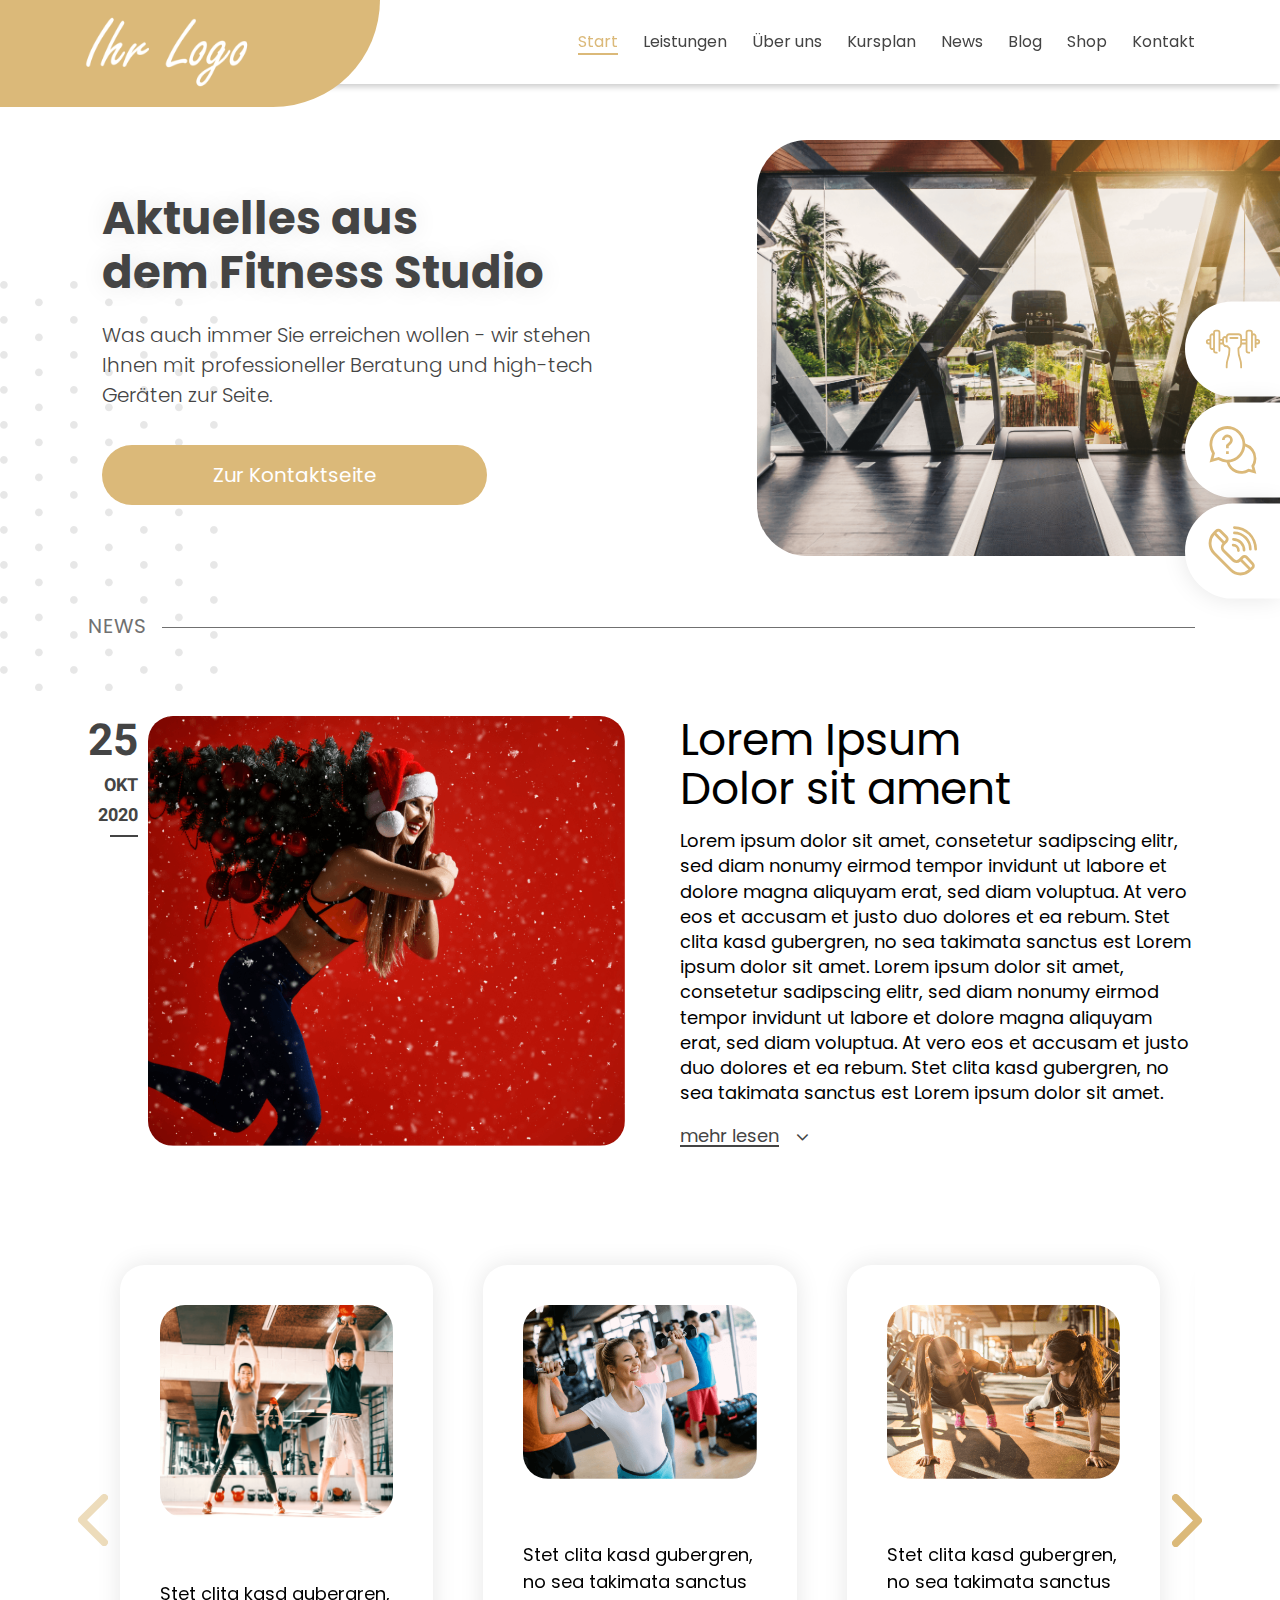
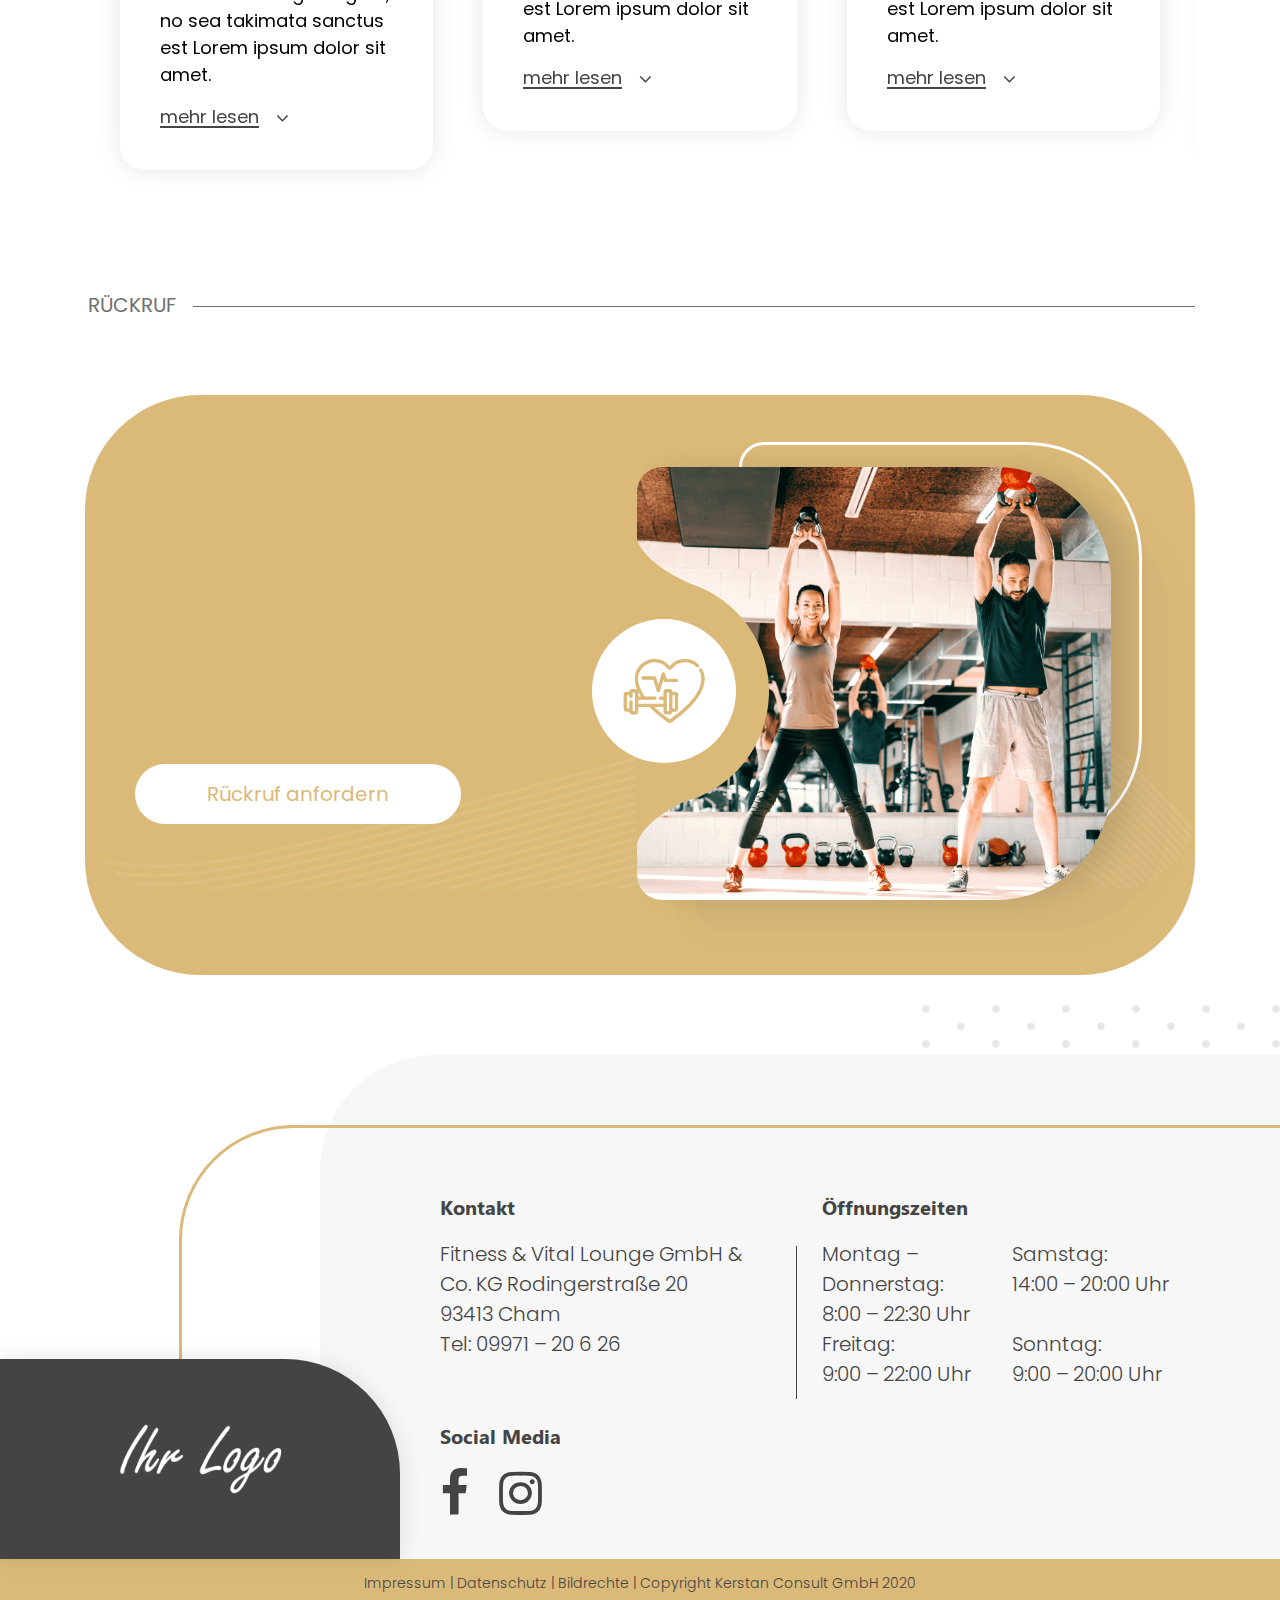
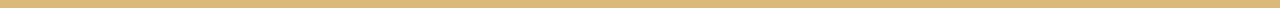
<file: news.html>
<!DOCTYPE html>
<html lang="de">
<head>
	<title>Jaamo Gold Fitness</title>
	<meta charset="UTF-8">
	<meta name="description" content="">
	<meta name="keywords" content="">
	<meta name="viewport" content="width=device-width, initial-scale=1.0">
	<link rel="icon" href="assets/images/favicon.png" type="image/gif" sizes="50x50">

	<!-- Google font-->
	<link href="https://fonts.googleapis.com/css2?family=Poppins:wght@200;300;400;500;600;700;800;900&display=swap" rel="stylesheet">
	<link href="https://fonts.googleapis.com/css2?family=Heebo:wght@400;600;700&display=swap" rel="stylesheet">
	<!-- bootstrap CSS File-->
	<link rel="stylesheet" href="assets/css/bootstrap.min.css">

	<!-- Font-awesome CSS File-->
	<link rel="stylesheet" href="assets/css/font-awesome.min.css">

	<!-- Owl Carousel -->
	<link rel="stylesheet" href="assets/css/owl.carousel.min.css">
	<link rel="stylesheet" type="text/css" href="assets/css/owl.theme.default.min.css">

	<!-- Animation Css-->
	<link rel="stylesheet" href="assets/css/animate.css">

	<!-- Custom Style-->
	<link rel="stylesheet" href="assets/css/style.css">
	<link rel="stylesheet" href="assets/css/responsive.css" >

</head>
<body>

	<!-- Main Wrapper Start-->
	<div class="main-wrapper news_page slider">

		<!-- Header Start-->
		<div class="header-wrapper">
			<header>
				<div class="container">
					<div class="header-block">
						<div class="logo-block h-col">
							<div class="logo-shape"></div>
							<a href="index.html" class="logo-hold">
								<img src="assets/images/logo.png" alt="Logo" />
							</a>
						</div>
						<div class="menu-toggle-btn">
							<img src="assets/images/toggle-ic.svg" alt="Toggle Icon" />
						</div>
						<div class="menu-nav-block">
							<div class="mobile-logo-shape"><img src="assets/images/logo.png" alt="Logo" /></div>
							<div class="menu-back-btn">
								<img src="assets/images/back-arrow-ic.svg" alt="Back Icon" />
							</div>
							<div class="menu-nav">
								<ul>
									<li class="nav-link active"><a href="#0">Start</a></li>
									<li class="nav-link has-submenu">
										<a href="javascript:void(0)" class="menu-item">Leistungen</a>
										<div class="dropdown-submenu">
											<ul>
												<li class="nav-item"><a href="leistungen.html" class="nav-link">Category1</a></li>
												<li class="nav-item"><a href="javascript:void(0)" class="nav-link">Category2</a></li>
												<li class="nav-item"><a href="javascript:void(0)" class="nav-link">Category3</a></li>
												<li class="nav-item"><a href="javascript:void(0)" class="nav-link">Category4</a></li>
												<li class="nav-item"><a href="javascript:void(0)" class="nav-link">Category5</a></li>
											</ul>
										</div>
									</li>
									<li class="nav-link"><a href="#0">Über uns</a></li>
									<li class="nav-link"><a href="#0">Kursplan</a></li>
									<li class="nav-link"><a href="#0">News</a></li>
									<li class="nav-link"><a href="#0">Blog</a></li>
									<li class="nav-link"><a href="#0">Shop</a></li>
									<li class="nav-link"><a href="#0">Kontakt</a></li>
								</ul>
								<div class="mitglied_btn">
									<a href="#0" class="common-small-btn">Mitglied werden</a>
								</div>
							</div>
						</div>
						<div class="header-btn-block h-col">
							<a href="#0" class="common-small-btn">Mitglied werden</a>
						</div>
					</div>
				</div>
			</header>
		</div>
		<!-- Header CLose-->

		<!-- Social Three Icon Start -->
		<div class="social-icon-fixed">
			<ul>
				<li>
					<a href="#0">
						<img src="assets/images/dumbell-ic.svg" alt="Social icon" />
						<span>Probetraining</span>
					</a>
				</li>
				<li>
					<a href="#0">
						<img src="assets/images/chat-ic.svg" alt="Social icon" />
						<span>Beratungstermin</span>
					</a>
				</li>
				<li>
					<a href="#0">
						<img src="assets/images/phone-ic.svg" alt="Social icon" />
						<span>Beratungstermin</span>
					</a>
				</li>
			</ul>
		</div>
		<!-- Social Three Icon Close-->
		
		<!-- Header Banner Start-->
		<div class="common-header-banner-wrapper ">
			<div class="lb_container cp-left">
				<div class="common-header-banner-block">
					<div class="common-banner-left-col">
						<div class="common-banner-content">
							<div class="common-title">
								<h1 class="main-title wow fadeInUp">Aktuelles aus <br>dem Fitness Studio</h1>
							</div>
							<div class="common-desc">
								<p class="wow fadeInUp">Was auch immer Sie erreichen wollen - wir stehen Ihnen mit professioneller Beratung und high-tech Geräten zur Seite.</p>
							</div>
							<div class="common-btn-block">
								<a href="#0" class="common-large-btn">Zur Kontaktseite</a>
							</div>
						</div>
					</div>
					<div class="common-banner-right-col">
						<div class="common-banner-image">
							<img class="home-banner-image" src="assets/images/news_web/news_bg.png" alt="Home Banner Image" />
						</div>
						<div class="common-btn-block mobile-home-banner-btn">
							<a href="#0" class="common-large-btn">Testen sie uns noch heute</a>
						</div>
					</div>
				</div>
			</div>
		</div>
		<!-- Header Banner Close-->

		<!-- News Sectiom Start-->
		<div class="news_section">
			<div class="container">
				<div class="chb-line-block">
					<span>News</span>
				</div>
				<div class="new_inner_section">
					<div class="row">
						<div class="col-md-6">
							<div class="news_date_section">
								<div class="date_part">
									<p>25</p>
									<span>OKT 2020</span>
								</div>
								<div class="news_date_img">
									<img src="assets/images/news_web/news_1.png" alt="news">
								</div>
							</div>
						</div>
						<div class="col-md-6">
							<div class="news_main_contain">
								<div class="news_inner_contain news_more_text">
									<h2 class="lorem_title wow fadeInUp">Lorem Ipsum <br> Dolor sit ament</h2>
									<p class="lorem_contain lorem_contain_clamp">Lorem ipsum dolor sit amet, consetetur sadipscing elitr, sed diam nonumy eirmod tempor invidunt ut labore et dolore magna aliquyam erat, sed diam voluptua. At vero eos et accusam et justo duo dolores et ea rebum. Stet clita kasd gubergren, no sea takimata sanctus est Lorem ipsum dolor sit amet. Lorem ipsum dolor sit amet, consetetur sadipscing elitr, sed diam nonumy eirmod tempor invidunt ut labore et dolore magna aliquyam erat, sed diam voluptua. At vero eos et accusam et justo duo dolores et ea rebum. Stet clita kasd gubergren, no sea takimata sanctus est Lorem ipsum dolor sit amet.</p>

									<p class="lorem_contain moretext">
										Lorem ipsum dolor sit amet, consetetur sadipscing elitr, sed diam nonumy eirmod tempor invidunt ut labore et dolore magna aliquyam erat, sed diam voluptua. At vero eos et accusam et justo duo dolores et ea rebum. Stet clita kasd gubergren, no sea takimata sanctus est Lorem ipsum dolor sit amet. Lorem ipsum dolor sit amet, consetetur sadipscing elitr, sed diam nonumy eirmod tempor invidunt ut labore et dolore magna aliquyam erat, sed diam voluptua. At vero eos et accusam et justo duo dolores et ea rebum. Stet clita kasd gubergren, no sea takimata sanctus est Lorem ipsum dolor sit amet.Lorem ipsum dolor sit amet, consetetur sadipscing elitr, sed diam nonumy eirmod tempor invidunt ut labore et dolore magna aliquyam erat, sed diam voluptua. At vero eos et accusam et justo duo dolores et ea rebum. Stet clita kasd gubergren, no sea takimata sanctus est Lorem ipsum dolor sit amet. Lorem ipsum dolor sit amet, consetetur sadipscing elitr, sed diam nonumy eirmod tempor invidunt ut labore et dolore magna aliquyam erat, sed diam voluptua. At vero eos et accusam et justo duo dolores et ea rebum. Stet clita kasd gubergren, no sea takimata sanctus est Lorem ipsum dolor sit amet.
									</p>

									<p class="more_main">
										<a class="new_moreless-button" href="#0">
											<span>mehr lesen</span>
											<i class="fa fa-angle-down" aria-hidden="true"></i>
										</a>
									</p>
								</div>
							</div>
						</div>
					</div>
				</div>
			</div>
		</div>
		<!-- News Sectiom End-->

		<!-- News slider Start-->
		<div class="new_slider_section">
			<div class="container">
				<div class="owl-carousel owl-theme">
					<div class="item">
						<div class="new_slider_main_box">
							<div class="news_slider_imf">
								<a href="#0"><img src="assets/images/news_web/news_slider_1.png" alt="new"></a>
							</div>
							<div class="new_slider_details news_more_text">
								<h3 class="wow fadeInUp">Lorem Ipsum</h3>
								<p>Stet clita kasd gubergren, no sea takimata sanctus est Lorem ipsum dolor sit amet.</p>
								<p class="moretext">Lorem ipsum dolor sit amet, consetetur sadipscing elitr, sed diam nonumy eirmod tempor invidunt ut labore et dolore magna aliquyam erat, sed diam voluptua. At vero eos et accusam et justo duo dolores et ea rebum. Stet clita kasd gubergren, no sea takimata sanctus est Lorem ipsum dolor sit amet. Lorem ipsum dolor sit amet, consetetur sadipscing elitr, sed diam nonumy eirmod tempor invidunt ut labore et dolore magna aliquyam erat, sed diam voluptua. At vero eos et accusam et justo duo dolores et ea rebum. Stet clita kasd gubergren, no sea takimata sanctus est Lorem ipsum dolor sit amet.</p>

								<p class="more_main">
									<a class="new_moreless-button" href="#0">
										<span>mehr lesen</span>
										<i class="fa fa-angle-down" aria-hidden="true"></i>
									</a>
								</p>
							</div>
						</div>
					</div>
					<div class="item">
						<div class="new_slider_main_box">
							<div class="news_slider_imf">
								<a href="#0"><img src="assets/images/news_web/news_slider_2.png" alt="new"></a>
							</div>
							<div class="new_slider_details news_more_text">
								<h3 class="wow fadeInUp">Lorem Ipsum</h3>
								<p>Stet clita kasd gubergren, no sea takimata sanctus est Lorem ipsum dolor sit amet.</p>
								<p class="moretext">Lorem ipsum dolor sit amet, consetetur sadipscing elitr, sed diam nonumy eirmod tempor invidunt ut labore et dolore magna aliquyam erat, sed diam voluptua. At vero eos et accusam et justo duo dolores et ea rebum. Stet clita kasd gubergren, no sea takimata sanctus est Lorem ipsum dolor sit amet. Lorem ipsum dolor sit amet, consetetur sadipscing elitr, sed diam nonumy eirmod tempor invidunt ut labore et dolore magna aliquyam erat, sed diam voluptua. At vero eos et accusam et justo duo dolores et ea rebum. Stet clita kasd gubergren, no sea takimata sanctus est Lorem ipsum dolor sit amet.</p>

								<p class="more_main">
									<a class="new_moreless-button" href="#0">
										<span>mehr lesen</span>
										<i class="fa fa-angle-down" aria-hidden="true"></i>
									</a>
								</p>
							</div>
						</div>
					</div>
					<div class="item">
						<div class="new_slider_main_box">
							<div class="news_slider_imf">
								<a href="#0"><img src="assets/images/news_web/news_slider_3.png" alt="new"></a>
							</div>
							<div class="new_slider_details news_more_text">
								<h3 class="wow fadeInUp">Lorem Ipsum</h3>
								<p>Stet clita kasd gubergren, no sea takimata sanctus est Lorem ipsum dolor sit amet.</p>
								<p class="moretext">Lorem ipsum dolor sit amet, consetetur sadipscing elitr, sed diam nonumy eirmod tempor invidunt ut labore et dolore magna aliquyam erat, sed diam voluptua. At vero eos et accusam et justo duo dolores et ea rebum. Stet clita kasd gubergren, no sea takimata sanctus est Lorem ipsum dolor sit amet. Lorem ipsum dolor sit amet, consetetur sadipscing elitr, sed diam nonumy eirmod tempor invidunt ut labore et dolore magna aliquyam erat, sed diam voluptua. At vero eos et accusam et justo duo dolores et ea rebum. Stet clita kasd gubergren, no sea takimata sanctus est Lorem ipsum dolor sit amet.</p>

								<p class="more_main">
									<a class="new_moreless-button" href="#0">
										<span>mehr lesen</span>
										<i class="fa fa-angle-down" aria-hidden="true"></i>
									</a>
								</p>
							</div>
						</div>
					</div>
					<div class="item">
						<div class="new_slider_main_box">
							<div class="news_slider_imf">
								<a href="#0"><img src="assets/images/news_web/news_slider_1.png" alt="new"></a>
							</div>
							<div class="new_slider_details news_more_text">
								<h3 class="wow fadeInUp">Lorem Ipsum</h3>
								<p>Stet clita kasd gubergren, no sea takimata sanctus est Lorem ipsum dolor sit amet.</p>
								<p class="moretext">Lorem ipsum dolor sit amet, consetetur sadipscing elitr, sed diam nonumy eirmod tempor invidunt ut labore et dolore magna aliquyam erat, sed diam voluptua. At vero eos et accusam et justo duo dolores et ea rebum. Stet clita kasd gubergren, no sea takimata sanctus est Lorem ipsum dolor sit amet. Lorem ipsum dolor sit amet, consetetur sadipscing elitr, sed diam nonumy eirmod tempor invidunt ut labore et dolore magna aliquyam erat, sed diam voluptua. At vero eos et accusam et justo duo dolores et ea rebum. Stet clita kasd gubergren, no sea takimata sanctus est Lorem ipsum dolor sit amet.</p>

								<p class="more_main">
									<a class="new_moreless-button" href="#0">
										<span>mehr lesen</span>
										<i class="fa fa-angle-down" aria-hidden="true"></i>
									</a>
								</p>
							</div>
						</div>
					</div>
					<div class="item">
						<div class="new_slider_main_box">
							<div class="news_slider_imf">
							<a href="#0"><img src="assets/images/news_web/news_slider_2.png" alt="new"></a>
							</div>
							<div class="new_slider_details news_more_text">
								<h3 class="wow fadeInUp">Lorem Ipsum</h3>
								<p>Stet clita kasd gubergren, no sea takimata sanctus est Lorem ipsum dolor sit amet.</p>
								<p class="moretext">Lorem ipsum dolor sit amet, consetetur sadipscing elitr, sed diam nonumy eirmod tempor invidunt ut labore et dolore magna aliquyam erat, sed diam voluptua. At vero eos et accusam et justo duo dolores et ea rebum. Stet clita kasd gubergren, no sea takimata sanctus est Lorem ipsum dolor sit amet. Lorem ipsum dolor sit amet, consetetur sadipscing elitr, sed diam nonumy eirmod tempor invidunt ut labore et dolore magna aliquyam erat, sed diam voluptua. At vero eos et accusam et justo duo dolores et ea rebum. Stet clita kasd gubergren, no sea takimata sanctus est Lorem ipsum dolor sit amet.</p>

								<p class="more_main">
									<a class="new_moreless-button" href="#0">
										<span>mehr lesen</span>
										<i class="fa fa-angle-down" aria-hidden="true"></i>
									</a>
								</p>
							</div>
						</div>
					</div>
					<div class="item">
						<div class="new_slider_main_box">
							<div class="news_slider_imf">
								<a href="#0"><img src="assets/images/news_web/news_slider_3.png" alt="new"></a>

							</div>
							<div class="new_slider_details news_more_text">
								<h3 class="wow fadeInUp">Lorem Ipsum</h3>
								<p>Stet clita kasd gubergren, no sea takimata sanctus est Lorem ipsum dolor sit amet.</p>
								<p class="moretext">Lorem ipsum dolor sit amet, consetetur sadipscing elitr, sed diam nonumy eirmod tempor invidunt ut labore et dolore magna aliquyam erat, sed diam voluptua. At vero eos et accusam et justo duo dolores et ea rebum. Stet clita kasd gubergren, no sea takimata sanctus est Lorem ipsum dolor sit amet. Lorem ipsum dolor sit amet, consetetur sadipscing elitr, sed diam nonumy eirmod tempor invidunt ut labore et dolore magna aliquyam erat, sed diam voluptua. At vero eos et accusam et justo duo dolores et ea rebum. Stet clita kasd gubergren, no sea takimata sanctus est Lorem ipsum dolor sit amet.</p>

								<p class="more_main">
									<a class="new_moreless-button" href="#0">
										<span>mehr lesen</span>
										<i class="fa fa-angle-down" aria-hidden="true"></i>
									</a>
								</p>
							</div>
						</div>
					</div>
				</div>
			</div>
		</div>
		<!-- News slider End-->

		<!-- Rückruf anfordern section CLose-->
		<div class="beratungstermin_vereinbaren_section">
			<div class="container">
				<div class="chb-line-block">
					<span>rückruf</span>
				</div>
				<div class="beratungstermin_vereinbaren_inner_section">
					<div class="row">
						<div class="col-md-12 pr-lg-0 col-lg-6 beratungstermin_media ">
							<div class="beratungstermin_vereinbaren_contain_new">
								<div class="beratungstermin_vereinbaren_contain">
									<h1 class="main-title wow fadeInUp">Rückruf anfordern</h1>
									<p class="wow fadeInUp">Lorem ipsum dolor sit amet, consetetur sadipscing elitr, sed diam nonumy eirmod tempor invidunt ut labore et dolore magna aliquyam erat, sed diam voluptua.</p>
									<a href="#0" class="common-large-btn">Rückruf anfordern</a>
								</div>
							</div>
						</div>
						<div class="col-md-12 col-lg-6 pl-lg-0 beratungstermin_media_another">
							<div class="beratungstermin_vereinbaren_image">
								<div class="beratungstermin_vereinbaren_inner_image">
									<div class="svg-shape-img">
										<div class="banner-play-btn">
											<a href="#0">
												<img src="assets/images/home/heart-ic.svg" alt="Quate">
											</a>
										</div>
										<img class="common-img-radius" src="assets/images/news_web/news_slider_1.png" alt="Das Sagen">
										<img class="common-img-shape" src="assets/images/home/primary-shape.svg" alt="Shape">
										<img class="common-img-shape goldden_white" src="assets/images/home/gold-white.svg" alt="folden-white Shape">
									</div>
								</div>
							</div>
						</div>
					</div>
				</div>
			</div>
		</div>
		<!-- Rückruf anfordern section CLose-->

		<!-- Footer Start-->
		<div class="footer-wrapper">
			<div class="footer">
				<div class="footer-desk-logo">
					<a href="index.html"><img src="assets/images/logo.png" alt="Logo"> </a>
				</div>
				<div class="footer-block">
					<div class="mobile-footer-logo">
						<a href="index.html"><img src="assets/images/footer-logo.png"> </a>
					</div>
					<div class="footer-bg-block cp-right">
						<div class="footer-content-block">
							<ul>
								<li>
									<div class="footer-box">
										<div class="footer-title">
											<h3>Kontakt</h3>
										</div>
										<div class="footer-desc">
											<p>Fitness & Vital Lounge GmbH & Co. KG
												Rodingerstraße 20
											</p>
											<p>93413 Cham</p>
											<p>Tel: 09971 – 20 6 26</p>
										</div>
									</div>
								</li>
								<li>
									<div class="footer-box">
										<div class="footer-title">
											<h3>Öffnungszeiten</h3>
										</div>
										<div class="footer-desc f-grid">
											<div class="f-item">
												<p>Montag – Donnerstag: <br>8:00  – 22:30 Uhr</p>
											</div>
											<div class="f-item">
												<p>Samstag: <br>14:00 – 20:00 Uhr</p>
											</div>
											<div class="f-item">
												<p>Freitag: <br>9:00  – 22:00 Uhr</p>
											</div>
											<div class="f-item">
												<p>Sonntag: <br>9:00 – 20:00 Uhr</p>
											</div>
										</div>
									</div>
								</li>
								<li>
									<div class="footer-box">
										<div class="footer-title">
											<h3>Social Media</h3>
										</div>
										<div class="footer-desc social-media-ic">
											<p><a href="#0"><i class="fa fa-facebook"></i> </a></p>
											<p><a href="#0"><i class="fa fa-instagram"></i> </a></p>
										</div>
									</div>
								</li>
							</ul>
						</div>
					</div>
				</div>
			</div>
		</div>
		<div class="copyright-block">
			<div class="copyright-content">
				<p>Impressum <span>|</span> Datenschutz <span>|</span> Bildrechte <span>|</span> Copyright Kerstan Consult GmbH 2020</p>
			</div>
		</div>
		<!-- Footer CLose-->

		<!-- Footer Fixed-icon-->
		<div class="footer-fixed-icon">
			<div class="footer-fixed-trigger">
				<img src="assets/images/ff-down-arrow.svg" alt="Arrow" />
			</div>
			<ul>
				<li>
					<a href="#0">
						<img src="assets/images/call-ic.svg" alt="Call" />
						<span>Anruf</span>
					</a>
				</li>
				<li>
					<a href="#0">
						<img src="assets/images/clock.svg" alt="Clock" />
						<span>	Öffnungszeiten</span>
					</a>
				</li>
				<li>
					<a href="#0">
						<img src="assets/images/mail.svg" alt="Mail" />
						<span>Email</span>

					</a>
				</li>
			</ul>
		</div>
		<!-- Footer Fixed-icon-->
	</div>
	<!-- Main Wrapper CLose-->



	<script src="assets/js/jquery3.5.1.min.js"></script>
	<script src="assets/js/bootstrap.min.js"></script>
	<!--owl-slider js-->
	<script src="assets/js/owl.carousel.js"></script>
	<!--Animation js-->
	<script src="assets/js/wow.min.js"></script>
	<!-- custom js-->
	<script src="assets/js/custom.js"></script>

</body>
</html>
</file>
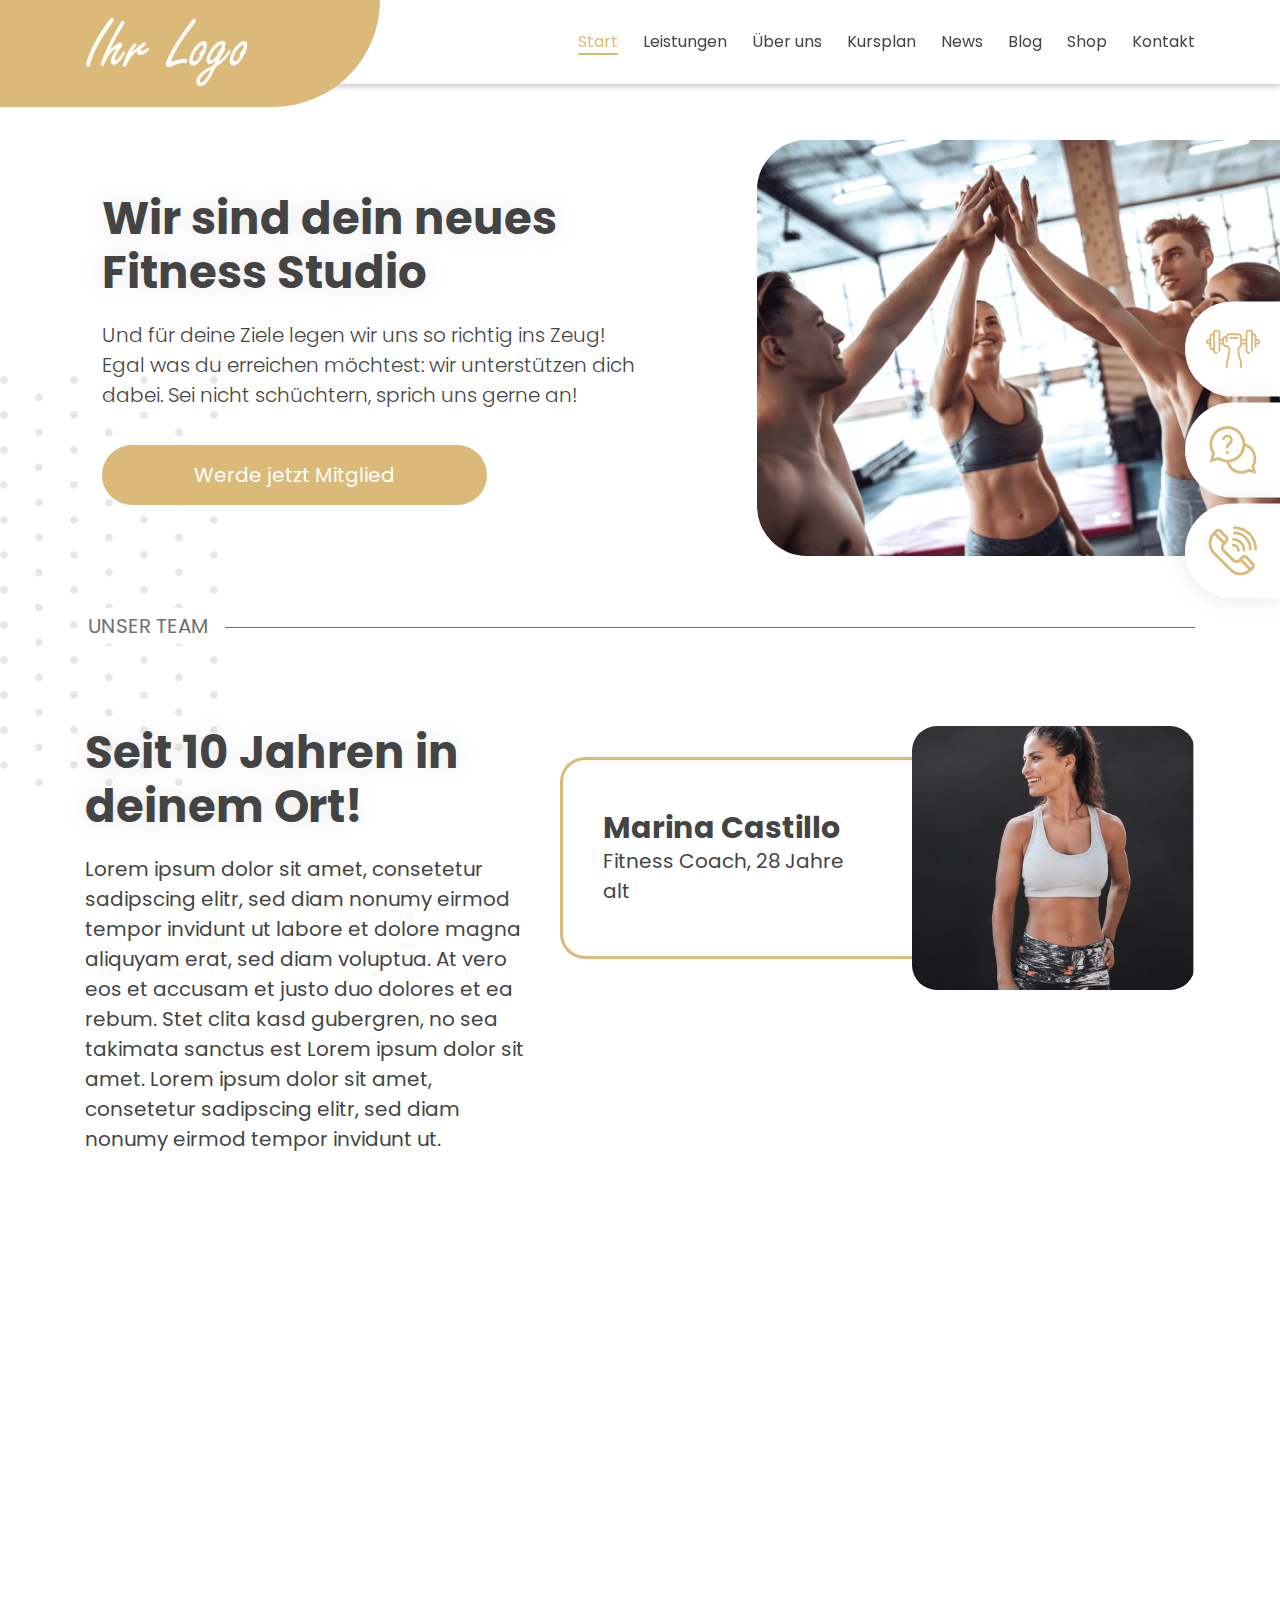
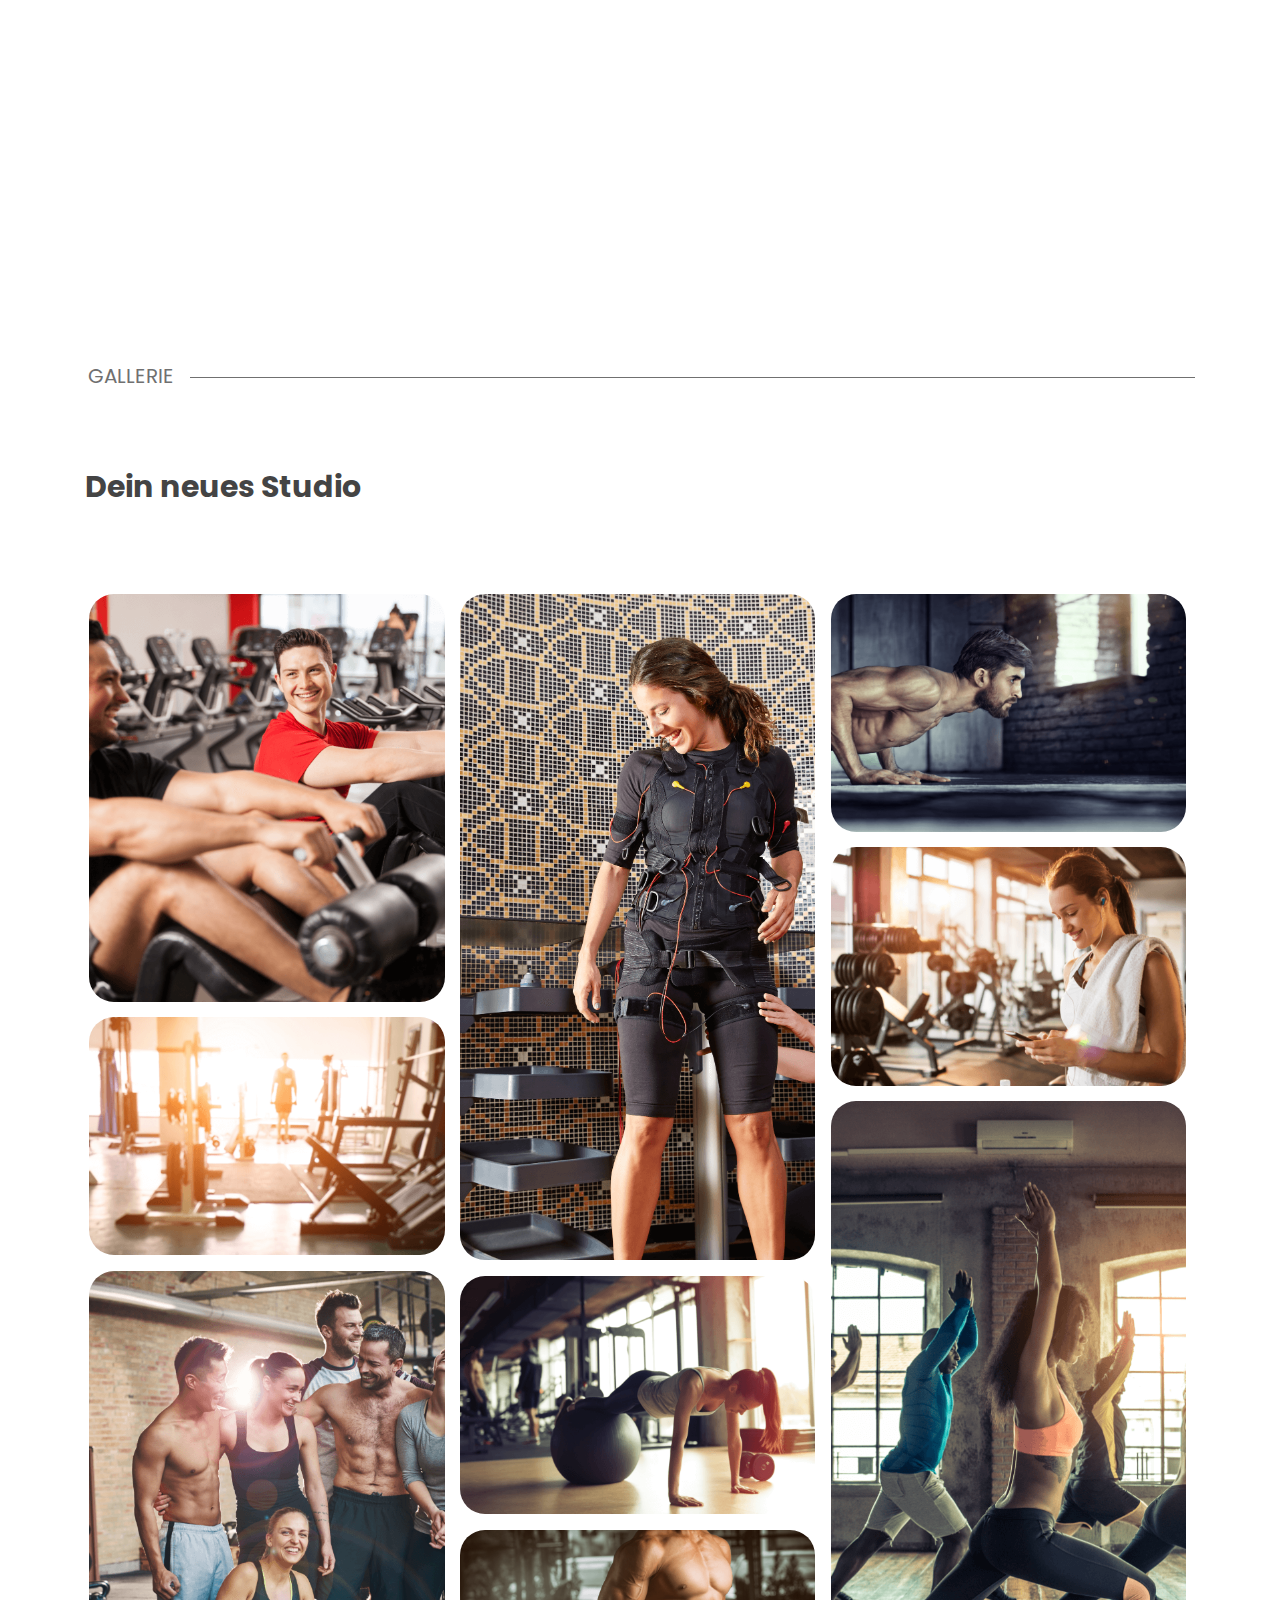
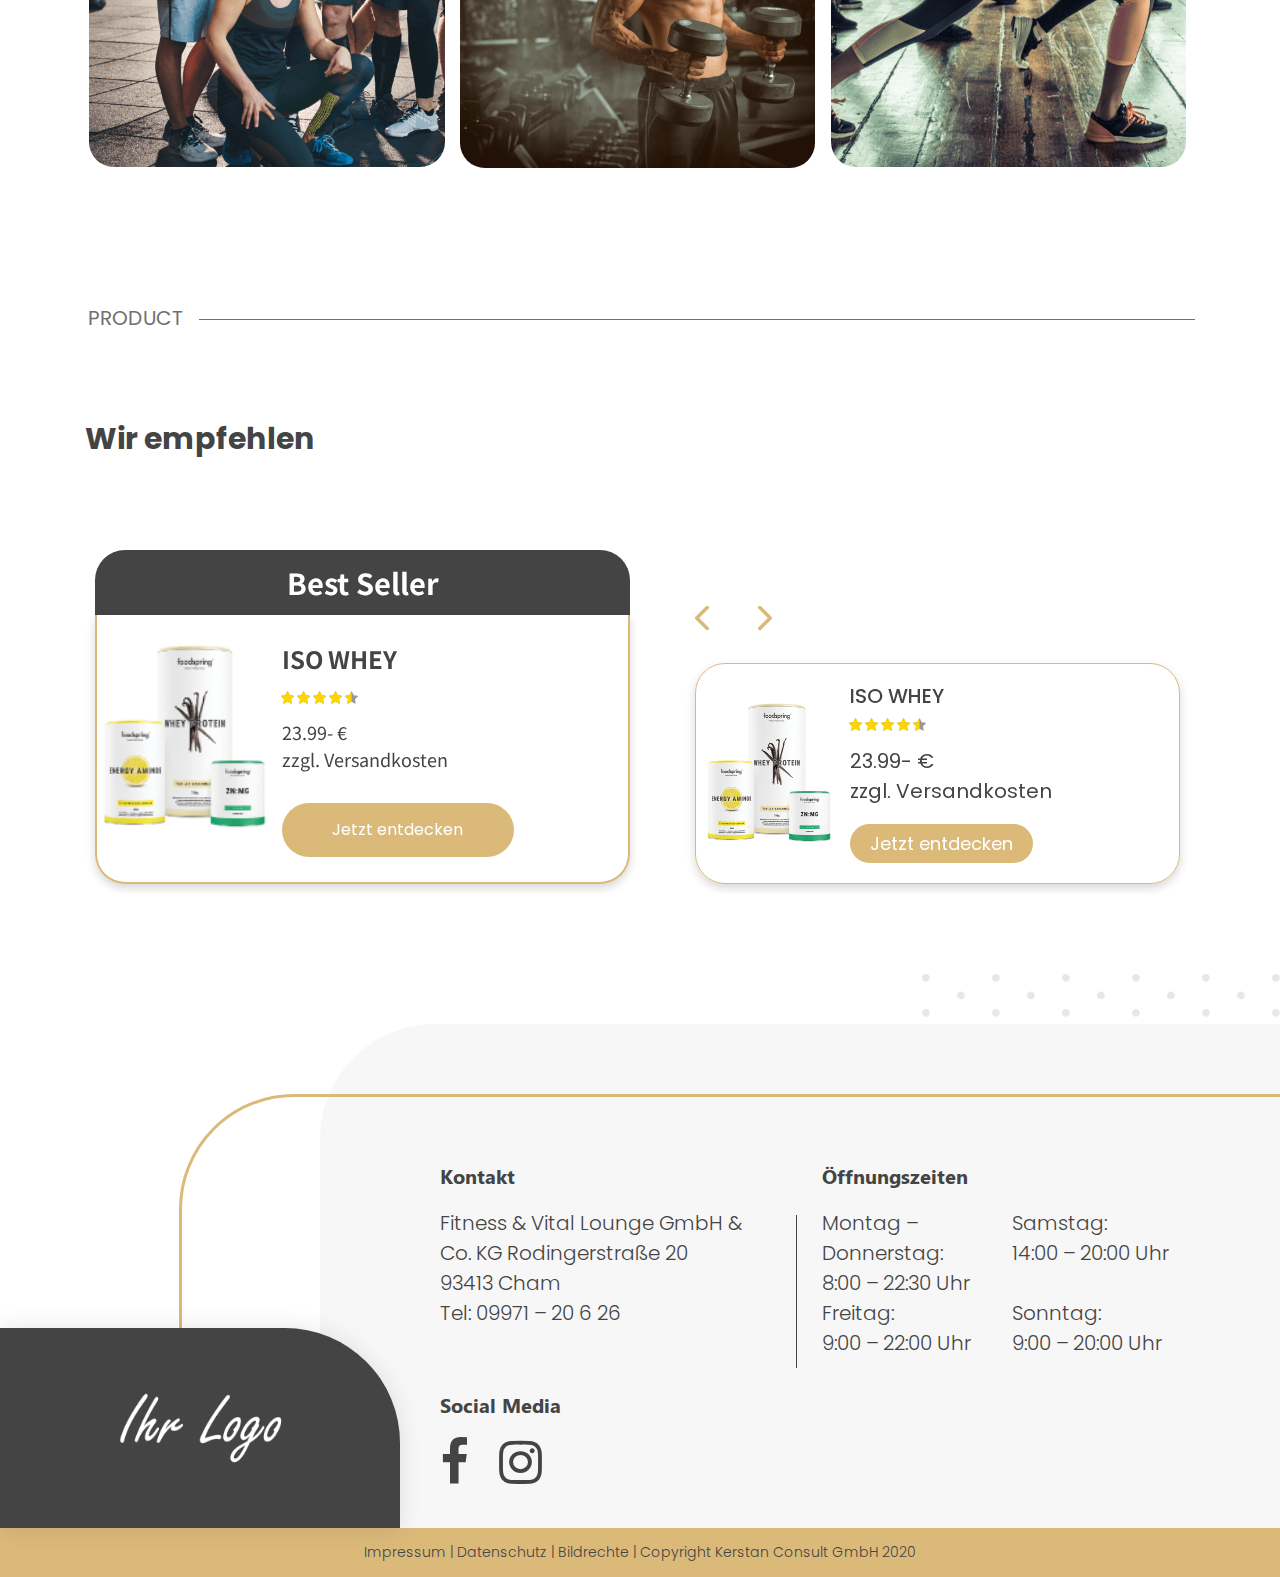
<file: studio.html>
<!DOCTYPE html>
<html lang="de">
<head>
	<title>Jaamo Gold Fitness</title>
	<meta charset="UTF-8">
	<meta name="description" content="">
	<meta name="keywords" content="">
	<meta name="viewport" content="width=device-width, initial-scale=1.0">
	<link rel="icon" href="assets/images/favicon.png" type="image/gif" sizes="50x50">


	<!-- Google font-->
	<link href="https://fonts.googleapis.com/css2?family=Poppins:wght@200;300;400;500;600;700;800;900&display=swap" rel="stylesheet">
	<link href="https://fonts.googleapis.com/css2?family=Noto+Sans+TC:wght@300;400;500;700&display=swap" rel="stylesheet">
	<!-- bootstrap CSS File-->
	<link rel="stylesheet" href="assets/css/bootstrap.min.css">

	<!-- Font-awesome CSS File-->
	<link rel="stylesheet" href="assets/css/font-awesome.min.css">

	<!-- Light-box CSS File-->
	<link rel="stylesheet" href="assets/css/lightbox.css">

	<!-- Owl Carousel -->
	<link rel="stylesheet" href="assets/css/owl.carousel.min.css">
	<link rel="stylesheet" type="text/css" href="assets/css/owl.theme.default.min.css">

	<!-- slick slider -->
	<link rel="stylesheet" type="text/css" href="assets/css/slick.css">
	<link rel="stylesheet" type="text/css" href="assets/css/slick-theme.css">

	<!-- Animation Css-->
	<link rel="stylesheet" href="assets/css/animate.css">

	<!-- Custom Style-->
	<link rel="stylesheet" href="assets/css/style.css">
	<link rel="stylesheet" href="assets/css/responsive.css" >

</head>
<body>

	<!-- Main Wrapper Start-->
	<div class="main-wrapper studio_page slider">
		<!-- Header Start-->
		<div class="header-wrapper">
			<header>
				<div class="container">
					<div class="header-block">
						<div class="logo-block h-col">
							<div class="logo-shape"></div>
							<a href="index.html" class="logo-hold">
								<img src="assets/images/logo.png" alt="Logo" />
							</a>
						</div>
						<div class="menu-toggle-btn">
							<img src="assets/images/toggle-ic.svg" alt="Toggle Icon" />
						</div>
						<div class="menu-nav-block">
							<div class="mobile-logo-shape"><img src="assets/images/logo.png" alt="Logo" /></div>
							<div class="menu-back-btn">
								<img src="assets/images/back-arrow-ic.svg" alt="Back Icon" />
							</div>
							<div class="menu-nav">
								<ul>
									<li class="nav-link active"><a href="#0">Start</a></li>
									<li class="nav-link has-submenu">
										<a href="javascript:void(0)" class="menu-item">Leistungen</a>
										<div class="dropdown-submenu">
											<ul>
												<li class="nav-item"><a href="leistungen.html" class="nav-link">Category1</a></li>
												<li class="nav-item"><a href="javascript:void(0)" class="nav-link">Category2</a></li>
												<li class="nav-item"><a href="javascript:void(0)" class="nav-link">Category3</a></li>
												<li class="nav-item"><a href="javascript:void(0)" class="nav-link">Category4</a></li>
												<li class="nav-item"><a href="javascript:void(0)" class="nav-link">Category5</a></li>
											</ul>
										</div>
									</li>
									<li class="nav-link"><a href="#0">Über uns</a></li>
									<li class="nav-link"><a href="#0">Kursplan</a></li>
									<li class="nav-link"><a href="#0">News</a></li>
									<li class="nav-link"><a href="#0">Blog</a></li>
									<li class="nav-link"><a href="#0">Shop</a></li>
									<li class="nav-link"><a href="#0">Kontakt</a></li>
								</ul>
								<div class="mitglied_btn">
									<a href="#0" class="common-small-btn">Mitglied werden</a>
								</div>
							</div>
						</div>
						<div class="header-btn-block h-col">
							<a href="#0" class="common-small-btn">Mitglied werden</a>
						</div>
					</div>
				</div>
			</header>
		</div>
		<!-- Header CLose-->

		<!-- Social Three Icon Start -->
		<div class="social-icon-fixed">
			<ul>
				<li>
					<a href="#0">
						<img src="assets/images/dumbell-ic.svg" alt="Social icon"/>
						<span>Probetraining</span>
					</a>
				</li>
				<li>
					<a href="#0">
						<img src="assets/images/chat-ic.svg" alt="Social icon"/>
						<span>Beratungstermin</span>
					</a>
				</li>
				<li>
					<a href="#0">
						<img src="assets/images/phone-ic.svg" alt="Social icon"/>
						<span>Beratungstermin</span>
					</a>
				</li>
			</ul>
		</div>
		<!-- Social Three Icon Close-->

		<!-- Header Banner Start-->
		<div class="common-header-banner-wrapper ">
			<div class="lb_container cp-left">
				<div class="common-header-banner-block">
					<div class="common-banner-left-col">
						<div class="common-banner-content">
							<div class="common-title">
								<h1 class="main-title wow fadeInUp">Wir sind dein neues Fitness Studio</h1>
							</div>
							<div class="common-desc wow fadeInUp">
								<p>Und für deine Ziele legen wir uns so richtig ins Zeug!
								Egal was du erreichen möchtest: wir unterstützen dich dabei.  Sei nicht schüchtern, sprich uns gerne an!</p>
							</div>
							<div class="common-btn-block">
								<a href="#0" class="common-large-btn">Werde jetzt Mitglied</a>
							</div>
						</div>
					</div>
					<div class="common-banner-right-col">
						<div class="common-banner-image">
							<img class="home-banner-image" src="assets/images/studio_web/studio_bg.png" alt="Home Banner Image" />
						</div>
						<div class="common-btn-block mobile-home-banner-btn">
							<a href="#0" class="common-large-btn">Testen sie uns noch heute</a>
						</div>
					</div>
				</div>
			</div>
		</div>
		<!-- Header Banner Close-->

		<!-- Jahren Section Start-->
		<div class="jahren_section">
			<div class="container">
				<div class="chb-line-block">
					<span>unser Team</span>
				</div>

				<div class="jahren_inner_section">
					<div class="row">
						<div class="col-md-12 col-lg-5">
							<h2 class="main-title wow fadeInUp">Seit 10 Jahren in deinem Ort!</h2>
							<p class="wow fadeInUp">Lorem ipsum dolor sit amet, consetetur sadipscing elitr, sed diam nonumy eirmod tempor invidunt ut labore et dolore magna aliquyam erat, sed diam voluptua. At vero eos et accusam et justo duo dolores et ea rebum. Stet clita kasd gubergren, no sea takimata sanctus est Lorem ipsum dolor sit amet. Lorem ipsum dolor sit amet, consetetur sadipscing elitr, sed diam nonumy eirmod tempor invidunt ut.</p>
							<p class="jahren_details wow fadeInUp">Lorem ipsum dolor sit amet, consetetur sadipscing elitr, sed diam nonumy eirmod tempor invidunt ut labore et dolore magna aliquyam erat, sed diam voluptua. At vero eos et accusam et justo duo dolores et ea rebum. Stet clita kasd gubergren, no sea takimata sanctus est Lorem ipsum dolor sit amet. Lorem ipsum dolor sit amet, consetetur sadipscing elitr, sed diam nonumy eirmod tempor invidunt ut.</p>
						</div>

						<div class="col-md-12 col-lg-7">
							<div class="jahren_profile_owl owl-theme owl-carousel">
								<div class="jahren_profile">
									<div class="jahren_name_section">
										<div class="jahren_name_inner_section wow fadeInUp">
											<h3>Marina Castillo</h3>
											<p>Fitness Coach, 28 Jahre alt</p>
										</div>
									</div>
									<div class="jahren_profile_img wow fadeInRight">
										<img src="assets/images/studio_web/marina_castillo.png" alt="marina">
									</div>
								</div>

								<div class="jahren_profile">
									<div class="jahren_profile_img wow fadeInLeft">
										<img src="assets/images/studio_web/denis_ackermann.png" alt="marina">
									</div>
									<div class="jahren_name_section jahren_right_name">
										<div class="jahren_name_inner_section wow fadeInUp">
											<h3>Denis Ackermann</h3>
											<p>Fitness Coach, 32 Jahre alt</p>
										</div>
									</div>
								</div>

								<div class="jahren_profile">
									<div class="jahren_name_section">
										<div class="jahren_name_inner_section wow fadeInUp">
											<h3>Melanie Fontana</h3>
											<p>Personal Trainer, 37 Jahre alt</p>
										</div>
									</div>
									<div class="jahren_profile_img wow fadeInRight">
										<img src="assets/images/studio_web/melanie_fontana.png" alt="marina">
									</div>
								</div>

								<div class="jahren_profile">
									<div class="jahren_profile_img wow fadeInLeft">
										<img src="assets/images/studio_web/miriam_hüttners.png" alt="miriam">
									</div>
									<div class="jahren_name_section jahren_right_name">
										<div class="jahren_name_inner_section wow fadeInUp">
											<h3>Miriam Hüttners</h3>
											<p>Fitness Coach, 45 Jahre alt</p>
										</div>
									</div>
								</div>
							</div>
						</div>
					</div>
				</div>
			</div>
		</div>
		<!-- Jahren Section Start-->

		<!-- Jahren Section Start-->
		<div class="dein_neues_studio_section">
			<div class="container">
				<div class="chb-line-block">
					<span>Gallerie</span>
				</div>
			</div>

			<div class="dein_neues_inner_section">
				<div class="container">
					<h3 class="section_title">Dein neues Studio</h3>
					<div class="grid">
						<div class="masonry js-masonry js-images-loaded ">
							<div class="masonry__item js-masonry-item">
								<figure>
									<picture>
										<a href="assets/images/studio_web/dein_neues_studio_1.png" data-lightbox="image-1" data-title="My caption">
											<div class="masonry-img-overlay">
												<img src="assets/images/search.png" alt="Search Icon"> 
											</div>
											<img src="assets/images/studio_web/dein_neues_studio_1.png" alt="dein image">
										</a>
									</picture>
								</figure>
							</div>

							<div class="masonry__item js-masonry-item">
								<figure>
									<picture>
										<a href="assets/images/studio_web/dein_neues_studio_2_1.png" data-lightbox="image-1" data-title="My caption">
											<div class="masonry-img-overlay">
												<img src="assets/images/search.png" alt="Search Icon"> 
											</div>
											<img src="assets/images/studio_web/dein_neues_studio_2.png" alt="dein image">
										</a>
									</picture>
								</figure>
							</div>

							<div class="masonry__item js-masonry-item">
								<figure>
									<picture>
										<a href="assets/images/studio_web/dein_neues_studio_3.png" data-lightbox="image-1" data-title="My caption">
											<div class="masonry-img-overlay">
												<img src="assets/images/search.png" alt="Search Icon"> 
											</div>
											<img src="assets/images/studio_web/dein_neues_studio_3.png" alt="dein image">
										</a>
									</picture>
								</figure>
							</div>

							<div class="masonry__item js-masonry-item">
								<figure>
									<picture>
										<a href="assets/images/studio_web/dein_neues_studio_5.png" data-lightbox="image-1" data-title="My caption">
											<div class="masonry-img-overlay">
												<img src="assets/images/search.png" alt="Search Icon"> 
											</div>
											<img src="assets/images/studio_web/dein_neues_studio_5.png" alt="dein image">
										</a>
									</picture>
								</figure>
							</div>

							<div class="masonry__item js-masonry-item">
								<figure>
									<picture>
										<a href="assets/images/studio_web/dein_neues_studio_4.png" data-lightbox="image-1" data-title="My caption">
											<div class="masonry-img-overlay">
												<img src="assets/images/search.png" alt="Search Icon"> 
											</div>
											<img src="assets/images/studio_web/dein_neues_studio_4.png" alt="dein image">
										</a>
									</picture>
								</figure>
							</div>

							<div class="masonry__item js-masonry-item">
								<figure>
									<picture>
										<a href="assets/images/studio_web/dein_neues_studio_9.png" data-lightbox="image-1" data-title="My caption">
											<div class="masonry-img-overlay">
												<img src="assets/images/search.png" alt="Search Icon"> 
											</div>
											<img src="assets/images/studio_web/dein_neues_studio_9.png" alt="dein image">
										</a>
									</picture>
								</figure>
							</div>

							<div class="masonry__item js-masonry-item">
								<figure>
									<picture>
										<a href="assets/images/studio_web/dein_neues_studio_6.png" data-lightbox="image-1" data-title="My caption">
											<div class="masonry-img-overlay">
												<img src="assets/images/search.png" alt="Search Icon"> 
											</div>
											<img src="assets/images/studio_web/dein_neues_studio_6.png" alt="dein image">
										</a>
									</picture>
								</figure>
							</div>

							<div class="masonry__item js-masonry-item">
								<figure>
									<picture>
										<a href="assets/images/studio_web/dein_neues_studio_8.png" data-lightbox="image-1" data-title="My caption">
											<div class="masonry-img-overlay">
												<img src="assets/images/search.png" alt="Search Icon"> 
											</div>
											<img src="assets/images/studio_web/dein_neues_studio_8.png" alt="dein image">
										</a>
									</picture>
								</figure>
								<figure class="margin">
									<picture>
										<a href="assets/images/studio_web/dein_neues_studio_7.png" data-lightbox="image-1" data-title="My caption">
											<div class="masonry-img-overlay">
												<img src="assets/images/search.png" alt="Search Icon"> 
											</div>
											<img src="assets/images/studio_web/dein_neues_studio_7.png" alt="dein image">
										</a>
									</picture>
								</figure>
							</div>
						</div>
					</div>
				</div>
			</div>
		</div>
		<!-- Jahren Section Start-->

		<!-- Jahren Slider Start-->
		<div class="jahren_slider">
			<div class="container">
				<div class="chb-line-block">
					<span>Product</span>
				</div>
				<div class="jahren_inner_slider">
					<h3 class="section_title">Wir empfehlen</h3>
					<div class="best_seller_slider">
						<div class="best_slider-for">
							<div class="slider slider-for">
								<div class="slider-item-for">
									<div class="silder_product_info">
										<div class="we-best-seller-title">
											<h3>Best Seller</h3>
										</div>
										<div class="product_details">
											<div class="product_img">
												<img src="assets/images/studio_web/stdio_slider_1.png" alt="product">
											</div>
											<div class="product_contain">
												<h4>ISO WHEY</h4>
												<div class="start-wrap">
													<span><i class="fa fa-star"></i></span>
													<span><i class="fa fa-star"></i></span>
													<span><i class="fa fa-star"></i></span>
													<span><i class="fa fa-star"></i></span>
													<span class="star-half"><i class="fa fa-star"></i></span>
												</div>
												<p class="price">23.99- €</p>
												<p class="product_sub_info">zzgl. Versandkosten</p>
												<a href="#0" class="common-small-btn">Jetzt entdecken</a>
											</div>
										</div>
									</div>
								</div>
								<div class="slider-item-for">
									<div class="silder_product_info">
										<div class="we-best-seller-title">
											<h3>Best Seller</h3>
										</div>
										<div class="product_details">
											<div class="product_img">
												<img src="assets/images/home/we-product1.png" alt="product">
											</div>
											<div class="product_contain">
												<h4>ISO WHEY</h4>
												<div class="start-wrap">
													<span><i class="fa fa-star"></i></span>
													<span><i class="fa fa-star"></i></span>
													<span><i class="fa fa-star"></i></span>
													<span><i class="fa fa-star"></i></span>
													<span class="star-half"><i class="fa fa-star"></i></span>
												</div>
												<p class="price">23.99- €</p>
												<p class="product_sub_info">zzgl. Versandkosten</p>
												<a href="#0" class="common-small-btn">Jetzt entdecken</a>
											</div>
										</div>
									</div>
								</div>
								<div class="slider-item-for">
									<div class="silder_product_info">
										<div class="we-best-seller-title">
											<h3>Best Seller</h3>
										</div>
										<div class="product_details">
											<div class="product_img">
												<img src="assets/images/studio_web/stdio_slider_1.png" alt="product">
											</div>
											<div class="product_contain">
												<h4>ISO WHEY</h4>
												<div class="start-wrap">
													<span><i class="fa fa-star"></i></span>
													<span><i class="fa fa-star"></i></span>
													<span><i class="fa fa-star"></i></span>
													<span><i class="fa fa-star"></i></span>
													<span class="star-half"><i class="fa fa-star"></i></span>
												</div>
												<p class="price">23.99- €</p>
												<p class="product_sub_info">zzgl. Versandkosten</p>
												<a href="#0" class="common-small-btn">Jetzt entdecken</a>
											</div>
										</div>
									</div>
								</div>
								<div class="slider-item-for">
									<div class="silder_product_info">
										<div class="we-best-seller-title">
											<h3>Best Seller</h3>
										</div>
										<div class="product_details">
											<div class="product_img">
												<img src="assets/images/studio_web/stdio_slider_1.png" alt="product">
											</div>
											<div class="product_contain">
												<h4>ISO WHEY</h4>
												<div class="start-wrap">
													<span><i class="fa fa-star"></i></span>
													<span><i class="fa fa-star"></i></span>
													<span><i class="fa fa-star"></i></span>
													<span><i class="fa fa-star"></i></span>
													<span class="star-half"><i class="fa fa-star"></i></span>
												</div>
												<p class="price">23.99- €</p>
												<p class="product_sub_info">zzgl. Versandkosten</p>
												<a href="#0" class="common-small-btn">Jetzt entdecken</a>
											</div>
										</div>
									</div>
								</div>
								<div class="slider-item-for">
									<div class="silder_product_info">
										<div class="we-best-seller-title">
											<h3>Best Seller</h3>
										</div>
										<div class="product_details">
											<div class="product_img">
												<img src="assets/images/studio_web/stdio_slider_1.png" alt="product">
											</div>
											<div class="product_contain">
												<h4>ISO WHEY</h4>
												<div class="start-wrap">
													<span><i class="fa fa-star"></i></span>
													<span><i class="fa fa-star"></i></span>
													<span><i class="fa fa-star"></i></span>
													<span><i class="fa fa-star"></i></span>
													<span class="star-half"><i class="fa fa-star"></i></span>
												</div>
												<p class="price">23.99- €</p>
												<p class="product_sub_info">zzgl. Versandkosten</p>
												<a href="#0" class="common-small-btn">Jetzt entdecken</a>
											</div>
										</div>
									</div>
								</div>
							</div>
						</div>
						<div class="best_slider_inner best-slider-nav">
							<div class="slider slider-nav">
								<div class="item" val="1">
									<div class="silder_product_info">
										<div class="product_details">
											<div class="product_img">
												<img src="assets/images/studio_web/stdio_slider_1.png" alt="product">
											</div>
											<div class="product_contain">
												<h4>ISO WHEY</h4>
												<div class="start-wrap">
													<span><i class="fa fa-star"></i></span>
													<span><i class="fa fa-star"></i></span>
													<span><i class="fa fa-star"></i></span>
													<span><i class="fa fa-star"></i></span>
													<span class="star-half"><i class="fa fa-star"></i></span>
												</div>
												<p class="price">23.99- €</p>
												<p class="product_sub_info">zzgl. Versandkosten</p>
												<a href="#0" class="common-small-btn">Jetzt entdecken</a>
											</div>
										</div>
									</div>
								</div>

								<div class="item" val="2">
									<div class="silder_product_info">
										<div class="product_details">
											<div class="product_img">
												<img src="assets/images/home/we-product1.png" alt="product">
											</div>
											<div class="product_contain">
												<h4>ISO WHEY</h4>
												<div class="start-wrap">
													<span><i class="fa fa-star"></i></span>
													<span><i class="fa fa-star"></i></span>
													<span><i class="fa fa-star"></i></span>
													<span><i class="fa fa-star"></i></span>
													<span class="star-half"><i class="fa fa-star"></i></span>
												</div>
												<p class="price">24.99- €</p>
												<p class="product_sub_info">zzgl. Versandkosten</p>
												<a href="#0" class="common-small-btn">Jetzt entdecken</a>
											</div>
										</div>
									</div>
								</div>

								<div class="item" val="3">
									<div class="silder_product_info">
										<div class="product_details">
											<div class="product_img">
												<img src="assets/images/studio_web/stdio_slider_3.png" alt="product">
											</div>
											<div class="product_contain">
												<h4>ISO WHEY</h4>
												<div class="start-wrap">
													<span><i class="fa fa-star"></i></span>
													<span><i class="fa fa-star"></i></span>
													<span><i class="fa fa-star"></i></span>
													<span><i class="fa fa-star"></i></span>
													<span class="star-half"><i class="fa fa-star"></i></span>
												</div>
												<p class="price">23.99- €</p>
												<p class="product_sub_info">zzgl. Versandkosten</p>
												<a href="#0" class="common-small-btn">Jetzt entdecken</a>
											</div>
										</div>
									</div>
								</div>

								<div class="item" val="4">
									<div class="silder_product_info">
										<div class="product_details">
											<div class="product_img">
												<img src="assets/images/studio_web/stdio_slider_3.png" alt="product">
											</div>
											<div class="product_contain">
												<h4>ISO WHEY</h4>
												<div class="start-wrap">
													<span><i class="fa fa-star"></i></span>
													<span><i class="fa fa-star"></i></span>
													<span><i class="fa fa-star"></i></span>
													<span><i class="fa fa-star"></i></span>
													<span class="star-half"><i class="fa fa-star"></i></span>
												</div>
												<p class="price">25.99- €</p>
												<p class="product_sub_info">zzgl. Versandkosten</p>
												<a href="#0" class="common-small-btn">Jetzt entdecken</a>
											</div>
										</div>
									</div>
								</div>

								<div class="item" val="5">
									<div class="silder_product_info">
										<div class="product_details">
											<div class="product_img">
												<img src="assets/images/studio_web/stdio_slider_3.png" alt="product">
											</div>
											<div class="product_contain">
												<h4>ISO WHEY</h4>
												<div class="start-wrap">
													<span><i class="fa fa-star"></i></span>
													<span><i class="fa fa-star"></i></span>
													<span><i class="fa fa-star"></i></span>
													<span><i class="fa fa-star"></i></span>
													<span class="star-half"><i class="fa fa-star"></i></span>
												</div>
												<p class="price">26.99- €</p>
												<p class="product_sub_info">zzgl. Versandkosten</p>
												<a href="#0" class="common-small-btn">Jetzt entdecken</a>
											</div>
										</div>
									</div>
								</div>
							</div>
						</div>
					</div>
				</div>
			</div>
		</div>
		<!-- Jahren Slider Start-->

		<!-- Footer Start-->
		<div class="footer-wrapper">
			<div class="footer">
				<div class="footer-desk-logo">
					<a href="index.html"><img src="assets/images/logo.png" alt="Logo"> </a>
				</div>
				<div class="footer-block">
					<div class="mobile-footer-logo">
						<a href="index.html"><img src="assets/images/footer-logo.png"> </a>
					</div>
					<div class="footer-bg-block cp-right">
						<div class="footer-content-block">
							<ul>
								<li>
									<div class="footer-box">
										<div class="footer-title">
											<h3>Kontakt</h3>
										</div>
										<div class="footer-desc">
											<p>Fitness & Vital Lounge GmbH & Co. KG
												Rodingerstraße 20
											</p>
											<p>93413 Cham</p>
											<p>Tel: 09971 – 20 6 26</p>
										</div>
									</div>
								</li>
								<li>
									<div class="footer-box">
										<div class="footer-title">
											<h3>Öffnungszeiten</h3>
										</div>
										<div class="footer-desc f-grid">
											<div class="f-item">
												<p>Montag – Donnerstag: <br>8:00  – 22:30 Uhr</p>
											</div>
											<div class="f-item">
												<p>Samstag: <br>14:00 – 20:00 Uhr</p>
											</div>
											<div class="f-item">
												<p>Freitag: <br>9:00  – 22:00 Uhr</p>
											</div>
											<div class="f-item">
												<p>Sonntag: <br>9:00 – 20:00 Uhr</p>
											</div>
										</div>
									</div>
								</li>
								<li>
									<div class="footer-box">
										<div class="footer-title">
											<h3>Social Media</h3>
										</div>
										<div class="footer-desc social-media-ic">
											<p><a href="#0"><i class="fa fa-facebook"></i> </a></p>
											<p><a href="#0"><i class="fa fa-instagram"></i> </a></p>
										</div>
									</div>
								</li>
							</ul>
						</div>
					</div>
				</div>
			</div>
		</div>
		<div class="copyright-block">
			<div class="copyright-content">
				<p>Impressum | Datenschutz | Bildrechte | Copyright Kerstan Consult GmbH 2020</p>
			</div>
		</div>
		<!-- Footer CLose-->

		<!-- Footer Fixed-icon-->
		<div class="footer-fixed-icon">
			<div class="footer-fixed-trigger">
				<img src="assets/images/ff-down-arrow.svg" alt="Arrow" />
			</div>
			<ul>
				<li>
					<a href="#0">
						<img src="assets/images/call-ic.svg" alt="Call" />
						<span>Anruf</span>
					</a>
				</li>
				<li>
					<a href="#0">
						<img src="assets/images/clock.svg" alt="Clock" />
						<span>	Öffnungszeiten</span>
					</a>
				</li>
				<li>
					<a href="#0">
						<img src="assets/images/mail.svg" alt="Mail" />
						<span>Email</span>
					</a>
				</li>
			</ul>
		</div>
		<!-- Footer Fixed-icon-->
	</div>
	<!-- Main Wrapper CLose-->



	<script src="assets/js/jquery3.5.1.min.js"></script>
	<!--bootstrap js-->
	<script src="assets/js/bootstrap.min.js"></script>
	<!--owl-slider js-->
	<script src="assets/js/owl.carousel.js"></script>
	<!--masonry js-->
	<script src="assets/js/masonry.pkgd.js"></script>
	<!-- imagesloaded_slider -->
	<script src="assets/js/imagesloaded.pkgd.js"></script>
	<!-- slick_slider -->
	<script src="assets/js/slick.min.js"></script>
	<!-- lightbox -->
	<script src="assets/js/lightbox.min.js"></script>
	<!--Animation js-->
	<script src="assets/js/wow.min.js"></script>
	<!-- custom js-->
	<script src="assets/js/custom.js"></script>


	<script>
		$(window).on('resize load',function(){
			masonry_isotop();
			jam_refresh_messonary()
		});

		$(document).ready(function(){
			masonry_isotop();
			jam_refresh_messonary()


		//Best_seller_slider
		$('.slider-for').slick({
			slidesToShow: 1,
			slidesToScroll: 1,
			arrows: false,
			fade: true,
			asNavFor: '.slider-nav',
			responsive: [
			{
				breakpoint: 576,
				settings: {
					arrows: true,
				}
			}

			]

		});
		$('.slider-nav').slick({
			slidesToShow: 2,
			slidesToScroll: 1,
			asNavFor: '.slider-for',
			dots: false,
			focusOnSelect: true,
			centerMode: true,
			centerPadding: '200px',
			responsive: [
			{
				breakpoint: 1801,
				settings: {
					centerPadding: '50px',
				}
			},
			{
				breakpoint: 1531,
				settings: {
					centerMode: false,
					centerPadding: '0px',
				}
			},
			{
				breakpoint: 1441,
				settings: {
					slidesToShow: 1,
					centerMode: false,
				}
			},
			{
				breakpoint: 768,
				settings: {
					slidesToShow: 2,
					centerMode: false,
				}
			}
			]
		});
	});

	// Masonry Js Vs Owl Carousel
	function masonry_isotop(){
		var checkWidth = $(window).width();

		var owlPost = $(".masonry");

		if (checkWidth >= 576) {

			if (typeof owlPost.data('owl.carousel') != 'undefined') {
				owlPost.data('owl.carousel').destroy();
			}

			owlPost.removeClass('owl-carousel');
			
			$('.masonry').removeClass('height_unset');


		} else if (checkWidth <= 575) {
			$('.masonry').masonry('destroy');

			$('.masonry').removeData('masonry');
			$('.masonry').addClass('height_unset');

			owlPost.addClass('owl-carousel');
			owlPost.owlCarousel({
				/*loop:true,*/
				margin:0,
				dots:false,
				nav: true,
				autoHeight: true,
				navText: ["<img src='assets/images/home/owl-left-arrow.svg'>","<img src='assets/images/home/owl-right-arrow.svg'>"],
				responsive:{
					0:{
						items:1,
					},
					580:{
						items:1,
					},
					850:{
						items:1
					}
				}
			});
		}
	}

	function jam_refresh_messonary(){
		setTimeout(function(){ 
			imagesLoaded('.js-images-loaded', () => {
				new Masonry(document.querySelector('.js-masonry'), {
					itemSelector: '.js-masonry-item'
				});
			});
		}, 400);
	}
</script>
</body>
</html>
</file>
<file: assets/css/style.css>
/*********************  Default-CSS  *********************/
/*
font-family: 'Poppins', sans-serif;
font-family: 'Noto Sans TC', sans-serif;
font-family: segoe_uI_bold;
*/

@font-face {
	font-family: segoe_uI_reg;
	src: url('../fonts/segoe_uI_reg.ttf');
}
@font-face {
	font-family: segoe_uI_bold;
	src: url('../fonts/segoe_uI_bold.ttf');
}

:root{
	--primary-color: #DBB979;
	--dark-black : #444444;
	--light-black : #707070;
	--white-color : #fff;
}

html, body {
	font-family: 'Poppins', sans-serif;
	margin: 0;
	line-height: 1.5;
	font-size: 20px;
	overflow-x: hidden;
	font-weight: 400;
	color: var(--dark-black);
}

.anim{
	-webkit-transition: all 0.5s ease 0s;
	-moz-transition: all 0.5s ease 0s;
	-ms-transition: all 0.5s ease 0s;
	-o-transition: all 0.5s ease 0s;
	transition: all 0.5s ease 0s;
}

a,
div a:hover,
div a:active,
div a:focus,
button {
	text-decoration: none;
	-webkit-transition: all 0.5s ease 0s;
	-moz-transition: all 0.5s ease 0s;
	-ms-transition: all 0.5s ease 0s;
	-o-transition: all 0.5s ease 0s;
	transition: all 0.5s ease 0s;
}

a,
span,
a:hover,
a:active,
button {
	text-decoration: none;
}

*::after,
*::before,
* {
	-webkit-box-sizing: border-box;
	-moz-box-sizing: border-box;
	-ms-box-sizing: border-box;
	-o-box-sizing: border-box;
	box-sizing: border-box;
	padding: 0;
	margin: 0;
}

a:focus, button:focus, input:focus, select:focus {
	outline: none;
}

a:hover {
	color: #fff;
}

* {
	outline: none !important;
}

ul, li {
	list-style: none;
	padding: 0;
	margin: 0;
}

body h1,
body h2,
body h3,
body h4,
body h5,
body h6 {
	margin: 0;
}
p{
	margin: 0;
}

img {
	max-width: 100%;
}
.common-large-btn {
	padding: 15px 15px;
	display: inline-block;
	color: #fff;
	font-size: 20px;
	border-radius: 30px;
	background-color: var(--primary-color);
	border: 0;
	-webkit-transition: 0.3s all ease;
	transition: 0.3s ease all;
	position: relative;
	z-index: 1;
	font-weight: 400;
	min-width: 385px;
	text-align: center;
}
.common-large-btn:before {
	-webkit-transition: 0.5s all ease;
	transition: 0.5s all ease;
	position: absolute;
	top: 0;
	left: 50%;
	right: 50%;
	bottom: 0;
	opacity: 0;
	content: "";
	background-color:var(--dark-black);
	z-index: -1;
	border-radius: 30px;
}
.common-large-btn:hover:before {
	-webkit-transition: 0.5s all ease;
	transition: 0.5s all ease;
	left: 0;
	right: 0;
	opacity: 1;
}
.common-small-btn {
	padding: 15px 46px;
	font-size: 20px;
	border-radius: 30px;
	background-color: var(--primary-color);
	border: 0;
	-webkit-transition: 0.3s all ease;
	transition: 0.3s ease all;
	position: relative;
	z-index: 1;
	font-weight: 400;
	display: inline-block;
	color: #fff;
	text-align: center;
}
.common-small-btn:before {
	-webkit-transition: 0.5s all ease;
	transition: 0.5s all ease;
	position: absolute;
	top: 0;
	left: 50%;
	right: 50%;
	bottom: 0;
	opacity: 0;
	content: "";
	background-color:var(--dark-black);
	z-index: -1;
	border-radius: 30px;
}
.common-small-btn:hover:before {
	-webkit-transition: 0.5s all ease;
	transition: 0.5s all ease;
	left: 0;
	right: 0;
	opacity: 1;
}
.cm-overflow{
	overflow: hidden;
}
.main-title {
	font-size: 60px;
	font-weight: bold;
	margin-bottom: 20px;
	text-shadow: 0px 0px 25px #0000001A;
}
.section_title{
	font-size: 40px;
	font-weight: bold;
	line-height: 1.4;
}

/*********************  Default-CSS close  *********************/


/*========================== Header Css Start =======================*/
body{
	padding: 90px 0 0 0;
}
header {
	background-color: #fff;
	position: fixed;
	z-index: 105;
	width: 100%;
	left: 0px;
	top: 0px;
	box-shadow: 0 3px 6px rgba(0, 0, 0, 0.2);
	transition: all 0.4s ease;
}
.header-block {
	display: flex;
	justify-content: space-between;
	align-items: center;
}
.logo-shape {
	position: absolute;
	background-color: var(--primary-color);
	width: 383px;
	height: 107px;
	left: 0;
	top: 0;
	border-radius: 0px 0px 115px 0px;
	z-index: 5;
}
.logo-block a.logo-hold {
	position: relative;
	bottom: -10px;
	z-index: 10;
}
.h-col {
	width: 15%;
}
.menu-nav, .menu-nav ul {
	height: 100%;
}
.menu-nav ul li{
	display: inline-block;
	margin-right: 35px;
}
.menu-nav ul li:last-child {
	margin-right: 0;
}
.menu-nav ul li a {
	position: relative;
	color: var(--dark-black);
	display: inline-block;
	padding: 30px 0;
}
.menu-nav ul li a:after {
	content: '';
	position: absolute;
	bottom: 29px;
	height: 2px;
	background-color:var(--primary-color);
	left: 50%;
	right: 50%;
	opacity: 0;
	-webkit-transition: all 0.5s ease 0s;
	-moz-transition: all 0.5s ease 0s;
	-ms-transition: all 0.5s ease 0s;
	-o-transition: all 0.5s ease 0s;
	transition: all 0.5s ease 0s;
}
.menu-nav ul li:hover a:after,
.menu-nav ul li.active a:after {
	-webkit-transition: 0.5s all ease;
	transition: 0.5s all ease;
	left: 0;
	right: 0;
	opacity: 1
}
.menu-nav ul li.active a,
.menu-nav ul li:hover a{
	color: var(--primary-color);
}
.header-btn-block {
	text-align: right;
}
.header-btn-block .common-small-btn  {
	padding: 5px 28px;
}
.dropdown-submenu {
	position: absolute;
	left: 0;
	right: 0;
	background: var(--white-color);
	transform: scaleY(0);
	transition: all 0.5s;
	transform-origin: 0 0 0;
	top: 100%;
	z-index: 1;
	width: 100%;
	text-align: center;
	box-shadow: 0 3px 6px rgba(0, 0, 0, 0.2);
	border-top:  1px solid var(--light-black);
}
.menu-nav ul li:hover .dropdown-submenu{
	transform: scaleX(1);
}
.menu-nav ul li .dropdown-submenu li > a {
	font-size: 18px;
	padding: 20px 0;
	color: var(--dark-black);
}
.menu-nav ul li .dropdown-submenu li > a:hover {
	color: var(--primary-color);
}
.menu-nav ul li .dropdown-submenu li a:after {
	display: none;
}
.menu-nav ul li .dropdown-submenu li {
	margin-right: 40px;
}
.menu-nav ul li .dropdown-submenu li:last-child {
	margin-right: 0;
}
.menu-toggle-btn , .mobile-logo-shape, .menu-back-btn{
	display: none;
}
.mobile-logo-shape {
	position: fixed;
	background-color: var(--primary-color);
	width: 195px;
	height: 75px;
	border-radius: 0px 0px 55px 0px;
	left: 0;
	top: 0;
	z-index: 100;
	box-shadow: 0px 0px 25px #0000001a;
}
.nav-link {
	padding: 0;
}



/*========================== Header Css End =======================*/

/*========================== Footer Css Start =======================*/
.footer-wrapper {
	position: relative;
}
.footer-wrapper:after {
	content: '';
	position: absolute;
	top: -50px;
	right: 0;
	width:358px;
	height: 43px;
	background-image: url('../images/footer-dots-img.png');
	background-repeat: no-repeat;
}
.footer-desk-logo {
	position: absolute;
	width: 550px;
	height: 266px;
	background-color: var(--dark-black);
	display: flex;
	align-items: center;
	justify-content: center;
	box-shadow: 0px 0px 25px #0000001a;
	border-radius: 0px 115px 0px 0px;
	left: 0;
	bottom: 0;
	z-index: 1;
}
.footer-block {
	max-width: 73%;
	margin-left: auto;
	position: relative;
}
.footer {
	overflow: hidden;
}
.footer-block:after {
	content: '';
	position: absolute;
	right: -3px;
	width: 115%;
	height: 100%;
	border: 3px solid var(--primary-color);
	top: 110px;
	border-radius: 115px 0px 0px 115px;
}
.footer-bg-block {
	background-color: #F7F7F7;
	border-radius: 115px 0px 0px 0px;
	padding-left: 90px;
	padding-top: 235px;
	padding-bottom: 50px;
	display: flex;
	flex-wrap: wrap;
}
.footer-title h3{
	font-size: 20px;
	font-family: segoe_uI_bold;
	margin-bottom: 40px;
}
.footer-desc p, .f-item p{
	font-weight: 300;
}
.f-grid {
	display: flex;
	flex-wrap: wrap;
	justify-content: space-between;
}
.f-item {
	width: 50%;
}
.footer-content-block ul{
	display: flex;
	flex-wrap: wrap;
	padding-right: 35px;
}
.footer-content-block ul li {
	position: relative;
}
.footer-desc {
	padding-bottom: 10px;
}
.footer-content-block ul li:after {
	content: '';
	position: absolute;
	right: 50px;
	bottom: 0;
	width: 1px;
	height: 75%;
	background-color: var(--dark-black);
}
.footer-content-block ul li:nth-child(2):after {
	right: 25px;
}
.footer-content-block ul li:nth-child(1) {
	width: 40%;
}
.footer-content-block ul li:nth-child(2) {
	width: 48%;
}
.footer-content-block ul li:nth-child(3) {
	width: 11%;
}
.footer-content-block ul li:nth-child(3):after {
	display: none;
}
.social-media-ic {
	text-align: center;
}
.social-media-ic a {
	font-size: 50px;
	color: var(--dark-black);
	line-height: 1;
}
.social-media-ic p + p{
	margin-top: 30px;
}
.social-media-ic a:hover {
	color: var(--primary-color);
}
.copyright-block {
	background-color: var(--primary-color);
	padding: 14px 15px;
}
.copyright-content {
	text-align: center;
}
.copyright-content p {
	font-size: 14px;
	line-height: normal;
	font-weight: 300;
}
.mobile-footer-logo {
	display: none;
}
.footer-content-block {
	position: relative;
	z-index: 10;
}
/*========================== Footer Css End =======================*/

/*********************  Movement Contain Start  *********************/
.movement_section{
	padding: 118px 0px 150px;
}
.movement_inner_section{
	position: relative;
	display: flex;
	justify-content: flex-end;
	padding: 100px 0px;
}
.movement_training_contain_image{
	width: 50%;
	position: absolute;
	left: 0px;
	top: 0px;
}
.movement_training_contain_image img{
	border-radius: 25px;
	width: 100%;
}
.movement_training_inner_contain{
	width: 933px;
	background-color: #fff;
	padding: 60px 100px 60px 279px;
	border-radius: 25px;
	box-shadow: 0 0px 25px #00000025;
}
.movement_training_inner_contain .section_title{
	font-family: segoe_uI_bold;
	margin-bottom: 20px;
}
.movement_training_inner_contain ul li, .gesundheitsstudio_contain ul li{
	padding-left: 28px;
	position: relative;
}
.movement_training_inner_contain ul li:before, .gesundheitsstudio_contain ul li:before{
	content: url(../images/home/check_mark_ic.svg);
	position: absolute;
	left: 0px;
}	
.movement_training_inner_contain ul li + li{
	margin-top: 10px;
}
.movement_training_inner_contain ul li img, .gesundheitsstudio_contain ul li img{
	margin-right: 13px;
	margin-top: 7px;
}
.movement_training_inner_contain ul li p{
	font-family: segoe_uI_reg;
	font-size: 20px;
	line-height: 1.3;
}
.movement_training_inner_contain .moretext{
	margin-top: 40px;
	margin-bottom: 22px;
	line-height: 1.4;
	font-weight: 400;
}
.moretext{
	display: none;
}
.more_main{
	margin-top: 20px;
}
.moreless-button span, .new_moreless-button span{
	color: var(--dark-black);
	font-size: 20px;
	position: relative;
}
.moreless-button span:after, .new_moreless-button span:after{
	content: '';
	width: 100%;
	height: 2px;
	background-color: var(--dark-black);
	position: absolute;
	bottom: 1px;
	left: 0px;
}
.moreless-button .fa-angle-down, .new_moreless-button .fa-angle-down{
	vertical-align: middle;
	margin-left: 12px;
	color: var(--dark-black);
	font-size: 20px;
	transform: rotate(0deg);
}
.moreless-button .angle_rotact, .new_moreless-button .angle_rotact{
	transform: rotate(180deg);
}
.movement_inner_section .common-large-btn{
	margin-top: 24px;
}
.modal-open{
	padding-right: 0px !important;
}
/*********************  Movement Contain Close  *********************/

/*********************  Gesundheitsstudio Section Start  *********************/
.gesundheitsstudio_section{
	padding-bottom: 150px;
}
.gesundheitsstudio_inner_section{
	padding-top: 150px;
}
.gesundheitsstudio_main_contain{
	padding-left: 35px;
	height: 100%;
	display: flex;
	align-items: center;
}
.gesundheitsstudio_contain{
	box-shadow: 0 0px 25px #00000025;
	width: 100%;
	padding: 67px 60px 95px;
	border-radius: 25px 0 0 25px;
	position: relative;
}
.gesundheitsstudio_contain ul li + li{
	margin-top: 5px;
}
.line-height{
	line-height: 1.4;
}
.gesundheitsstudio_contain h2{
	margin-bottom: 22px;
	font-family: segoe_uI_bold;
}
.gesundheitsstudio_img img{
	width: 100%;
	border-radius: 25px;
}
.gesundheitsstudio_contain .common-large-btn{
	margin-top: 50px;
}
.gesundheitsstudio_contain  .modal-body .ja_video{
	height: 100%;
	width: 100%;
}
.model_close_btn{
	background-color: var(--primary-color);
	color: var(--white-color);
}
.gesundheitsstudio_contain .btn:hover{
	color: var(--white-color);
}
.gesundheitsstudio_main_contain .banner-play-btn a{
	position: relative;
	top: unset;
	left: unset;
	transform: unset;
}
.ja_play_btn{
	width: 227px;
	height: 227px;
	text-align: center;
	position: absolute;
	left: -127px;
	top: 50%;
	transform: translateY(-50%);
	z-index: 1;
	padding: 32px;
	background-color: #fff;
	border-radius: 50%;
	outline: none;
	border: none;
}
/*********************  Gesundheitsstudio Section Close  *********************/

/*********************  Beratungstermin vereinbaren Start  *********************/
.beratungstermin_vereinbaren_section{
	position: relative;
}
.beratungstermin_vereinbaren_inner_section{
	padding: 58px 125px; 
	background-color: #DBB979;
	border-radius: 115px;
	background-image: url(../images/home/jam_white_shape.svg);
	background-size: 100% 100%;
	background-repeat: no-repeat;
	margin: 130px 0px 130px;
	position: relative;
}
.beratungstermin_vereinbaren_contain_new{
	display: flex;
	align-items: center;
	height: 100%;
	padding-bottom: 30px;
}
.beratungstermin_vereinbaren_contain_new .common-large-btn{
	min-width: 326px;
}
.beratungstermin_vereinbaren_contain .main-title{
	color: var(--white-color);
	max-width: 590px;
	margin-bottom: 0px;
}
.beratungstermin_vereinbaren_contain p{
	font-size: 20px;
	color: var(--white-color);
	margin: 45px 0px 60px;
	font-weight: 300;
	line-height: 1.4;
}
.beratungstermin_vereinbaren_contain .common-large-btn{
	background-color: var(--white-color);
	color: var(--primary-color);
}
.beratungstermin_vereinbaren_image{
	display: flex;
	justify-content: flex-end;
	position: relative;
	margin-top: 12px;
}
.beratungstermin_vereinbaren_inner_image{
	position: relative;
}
.beratungstermin_vereinbaren_inner_image .svg-shape-img:after{
	z-index: 0;
	border: 3px solid var(--white-color);
}
.beratungstermin_vereinbaren_inner_image .svg-shape-img:before{
	z-index: 0;
}
.beratungstermin_vereinbaren_inner_image .common-img-radius{
	z-index: 1;
	position: relative;
}
.beratungstermin_vereinbaren_inner_image .banner-play-btn a{
	z-index: 2;
	background-color: var(--white-color);
	top: 50%;
	transform: translateY(-50%);
}
.beratungstermin_vereinbaren_inner_image .common-img-shape{
	z-index: 1;
}
.beratungstermin_vereinbaren_inner_image .svg-shape-img{
	padding-bottom: 30px;
}
.beratungstermin_vereinbaren_inner_section 	.banner-play-btn a{
	width: 144px;
	height: 144px;
	left: -45px;
}
.svg-shape-img .banner-play-btn a {
	cursor: default;
}
/*********************  Beratungstermin vereinbaren End  *********************/

/*********************  News page Start  *********************/
/*********************  News Lorem Ipsum Start  *********************/
.new_inner_section{
	padding: 97px 0px 120px;
}
.lorem_title{
	font-size: 50px;
	line-height: 1.1;
	font-weight: normal;
	color: var(--dark-black);
}
.news_date_section{
	display: flex;
	justify-content: space-between;
}
.date_part{
	text-align: right;	
	margin-right: 10px;
}
.date_part p{
	font-family: 'Heebo', sans-serif;
	font-size: 50px;
	font-weight: 700;
}
.date_part span{
	font-family: 'Heebo', sans-serif;
	font-size: 18px;
	font-weight: 700;	
	position: relative;
} 
.date_part span:after{
	content:  ' ';
	width: 80%;
	height: 2px;
	background-color: var(--dark-black);
	position: absolute;
	right: 0px;
	bottom: -8px;
}
.news_date_img > img{
	border-radius: 25px;
}
.news_main_contain{
	padding-left: 43px;
}
.news_inner_contain{
	padding: 78px 0 0 0;
}
.news_inner_contain h2{
	margin-bottom: 15px;
	color: #000;
}
.lorem_contain_clamp {
	color: #000;
}
.news_inner_contain .section_title{
	font-weight: normal;
}
.news_inner_contain .moretext{
	font-size: 18px;
}
.news_inner_contain .more_main{
	max-width: 600px;
	font-weight: 400;
}
.lorem_contain{
	font-size: 18px;
	line-height: 1.4;
	max-width: 582px !important;
}
/*********************  News Lorem Ipsum End  *********************/

/*********************  News slider Start  *********************/
.new_slider_section{
	padding-bottom: 80px;
}
.new_slider_main_box{
	box-shadow: 0px 0px 25px #0000001A;
	padding: 40px 40px;
	border-radius: 25px;
	margin: 35px;
}
.news_slider_imf a > img{
	border-radius: 25px;
	max-height: 305.5px;
	object-fit: cover;
}
.new_slider_details h3{
	margin: 26px 0px 7px;
	font-size: 24px;
	color: #000;
}
.new_slider_details p{
	font-size: 18px;
	font-weight: 400;
	color: #000;
}
.slider .owl-carousel{
	position: relative;
}
.slider .owl-nav{
	position: absolute;
	top: 45%;
	transform: translateY(-50%);
	width: 100%;
}
.slider .owl-theme .owl-nav{
	margin-top: 0px;
}
.slider .owl-prev{
	position: absolute;
	left: -70px;
}
.slider .owl-next{
	position: absolute;
	right: -70px;
}
.slider .owl-prev img, .slider .owl-next img{
	min-width: 30px;
}
.slider .owl-theme .owl-nav [class*=owl-]:hover{
	background: transparent;
}
/*********************  News slider End  *********************/

/*********************  Kurseplan Page  *********************/
/*********************  Kurse Section Start  *********************/
.kursplan_main .common-small-btn:hover {
	color: #fff;
}
.kursplan_main_slider_section{
	padding: 110px 25px;
}
.slider .kursplan_main_slider_section .owl-prev {
	left: -50px;
}
.slider .kursplan_main_slider_section .owl-next {
	right: -50px;
}
.ruckruf_section .beratungstermin_vereinbaren_inner_section{
	margin-top: 117px;
}
.ruckruf_section .main-title{
	max-width: unset;
}
.kursplan_main{
	background-repeat: no-repeat;
	width: 100%;
	height: 100%;
	border-radius: 25px 25px 25px 25px;
	padding: 62px 30px 33px;
	background-color: var(--primary-color);
	position: relative;
}
.kursplan_main h2{
	font-size: 40px;
	color: var(--white-color);
	max-width: 160px;
	margin-bottom: 10px;
	font-family: segoe_uI_bold;
	height: 96px;
}
.kursplan_main p{
	max-width: 237px;
	font-size: 16px;
	color: var(--white-color);
	display: -webkit-box;
	-webkit-line-clamp: 6;
	-webkit-box-orient: vertical; 
	overflow: hidden;
}
.kursplan_main_slider_section .owl-carousel .owl-item img, .best_slider_inner .owl-carousel .owl-item img{
	width: unset;
}
.kursplan_main .common-small-btn{
	margin-top: 25px;
	background-color: var(--white-color);
	color: var(--primary-color);
	box-shadow: none;
}
.kursplan_image_shape{
	position: absolute;
	right: 0px;
	top: 0px;
	z-index: 1;
}
.kursplan_image_shape > img{
	position: absolute;
	right: 0px;
	top: 0px;	
	z-index: 1;
}
.wave_shape{
	position: absolute;
	right: 0px;
	top: 0px;
	z-index: 1;
}
.wave_shap_img{
	position: absolute;
	right: 0px;
	top: 0px;
	z-index: 0;
	border-radius: 0px 25px 0px 0px; 
}
/*********************  Kurse Section End  *********************/

/********************* Kurse Tab and Table Section Start  *********************/
.kurse_day_section{
	padding: 18px 57px;
	border-radius: 108px;
	background-color: var(--white-color);
	box-shadow: 0px 0px 25px #00000033;
}
.kurse_day_section ul li a{
	padding: 21px 45px;
	border-radius: 72px;
	display: inline-block;
	color:  var(--dark-black);
	font-weight: 700;
}
.kurse_day_section ul li.active a{
	background-color: var(--primary-color);
	color:  var(--white-color);
}
.kurse_day_section ul{
	display: flex;
	justify-content: space-between;
}
.table_lorem_contain h3{
	font-weight: bold;
	color: var(--light-black);
	font-size: 20px;
}
.table_lorem_contain p{
	color: var(--dark-black);
	font-size: 18px;
	margin: 5px 0 20px;
}
.kursepluse_main_table{
	padding: 87px 0px 110px;
}
.table_lorem_contain span{
	display: inline-block;
	padding: 5px 12px;
	background-color: var(--primary-color);
	color: 	 var(--white-color);
	font-weight: bold;
	border-radius: 5px;
}
.kursepluse_inner_table.active{
	-webkit-animation-name: fadeInUp;
	animation-name: fadeInUp;
	-webkit-animation-duration: 1s;
	animation-duration: 1s;
	-webkit-animation-fill-mode: both;
	animation-fill-mode: both;
	animation-delay: .2s;
}
.kursepluse_inner_table ul{
	display: flex;
	flex-wrap: wrap;
	border-bottom: 1px solid var(--light-black);
}
.kursepluse_inner_table ul:last-child{
	border-bottom: none;
}
.kursepluse_inner_table ul li{
	text-align: center;
	padding: 60px 15px;
	width: 25%;
	border-right: 1px solid var(--light-black);
}
.kursepluse_inner_table ul li:last-child{
	border-right: none;
}
.kursepluse_inner_table{
	display: none;
}
.kursepluse_inner_table.active{
	display: block;
}
/********************* Kurse Tab and Table Section End *********************/

/********************* studio_web page *********************/
/********************* Jahren Section Start *********************/
.studio_page.slider .common-header-banner-wrapper:after {
	bottom: -180px;
}
.jahren_inner_section{
	padding: 90px 0px 160px;
}
.jahren_inner_section .main-title{
	max-width: 495px;
}
.jahren_inner_section p{
	max-width: 486px;
}
.jahren_details{
	margin-top: 40px;
}
.jahren_profile{
	display: flex;
	align-items: center;
}
.jahren_name_section{
	width: 56%;
}
.jahren_name_inner_section{
	padding: 50px 40px;
	border: 3px solid var(--primary-color);
	border-radius: 25px 0px 0px 25px;
	border-right: none;
}
.jahren_profile + .jahren_profile{
	margin-top: -50px;
}
.jahren_name_inner_section h3{
	font-size: 30px;
	font-weight: bold;
}
.jahren_profile_img > img{
	border-radius: 25px;
}
.jahren_right_name .jahren_name_inner_section{
	border: 3px solid var(--primary-color);
	border-left: none;
	border-radius: 0px 25px 25px 0px;
}

.jahren_profile_owl.owl-carousel .owl-nav .owl-next {
	right: 20px;
}
.jahren_profile_owl.owl-carousel .owl-nav .owl-prev {
	left: -40px;
}
.jahren_profile_owl.owl-carousel .owl-nav {
	top: 50%;
}
.jahren_profile_owl{
	max-height: 1070px;
	overflow-y: auto;
}
.jahren_profile_owl{
	scrollbar-width: none;
}
.jahren_profile_owl::-webkit-scrollbar { width: 0 !important }
.jahren_profile_owl::-moz-scrollbar { width: 0 !important }
.jahren_profile_owl::-ms-scrollbar { width: 0 !important }
/********************* Jahren Section End *********************/

/********************* Jahren Section Start Start *********************/
/* helpers/align.css */

.align {
	align-items: center;
	display: flex;
	justify-content: center;
}
:root {
	--masonryGutter: 2%;
}
/* helpers/grid.css */
.grid {
	margin-left: auto;
	margin-right: auto;
	max-width: 1670px;
	width: 100%;
	padding-left: 18px;
}
/* vendor/masonry.css */
.masonry {
	margin: calc(var(--masonryGutter) * -1);
	/*height: 1730px !important;*/
}
.masonry__item {
	margin: calc(var(--masonryGutter) / 3);
	width: calc(100% / 3 - var(--masonryGutter));
	/*width: 33.33%;*/
}
.masonry__item .margin{
	margin-top: 4.5%;
}
.dein_neues_studio_section {
	content: '';
	display: block;
	clear: both;
}
.masonry-img-overlay {
	position: absolute;
	left: 0;
	top: 0;
	width: 100%;
	height: 100%;
	background-color: rgba(219, 185, 121, 0.6);
	opacity: 0;
	visibility: hidden;
	transform: scale(0);
	transition: all 0.4s;
	border-radius: 25px;
	display: flex;
	justify-content: center;
	align-items: center;
}
/* modules/figure.css */
.dein_neues_inner_section{
	padding: 80px 0 145px;
}
.dein_neues_inner_section .section_title{
	margin-bottom: 100px;
	font-weight: bold;
}
.dein_neues_inner_section figure {
	margin: 0;
}
/* modules/image.css */
.dein_neues_inner_section img {
	height: auto;
	max-width: 100%;
	vertical-align: middle;
	border-radius: 25px;
}

.masonry-img-overlay img {
	border-radius: 0;
}
.dein_neues_inner_section figure {
	position: relative;
}
.dein_neues_inner_section figure a:hover .masonry-img-overlay{
	transform: scale(1);
	opacity: 1;
	visibility: visible;
}

/********************* Jahren Section End *********************/
/********************* Jahren Slider Start End *********************/
.jahren_inner_slider .section_title{
	margin: 90px 0px 80px;
	font-weight: bold;
}
.best_slider_part{
	display: flex;
}
.best_slider_part{
	width: 37.2%;
	border-radius: 30px; 
}
.product_details{
	display: flex;
	padding: 5px 15px 25px 5px;
}
.produt_title{
	padding: 15px 15px;
	background-color: var(--dark-black);
	width: 100%;
	color: var(--white-color);
	text-align: center;
	border-radius: 30px 30px 0 0; 
}
.produt_title h3{
	font-size: 29px;
	font-family: 'Noto Sans TC', sans-serif;
	font-weight: bold;
}
.product_img > img{
	width: 100%;
}
.slider-for .product_contain {
	padding: 40px 0;
}
.slider-for .product_details{
	border: 2px solid var(--primary-color);
	border-radius:0 0 30px 30px;
	border-top: 0;
	box-shadow: 0px 4px 10px #00000029;
}
.silder_product_info {
	margin: 10px;
}
.silder_product_info .we-best-seller-title h3 {
	font-size: 29px;
}
.slider-for .product_img{
	margin-right: 30px;
	width: 220px;
}
.slider-for .product_img img {
	width: 100%;
}
.slider-for .product_contain h4{
	font-family: 'Noto Sans TC', sans-serif;
	font-size: 24px;
	color: var(--dark-black);
	font-weight: bold;
	margin-bottom: 7px;
}
.slider-for .product_contain p{
	font-family: 'Noto Sans TC', sans-serif;
	font-size: 24px;
	color: var(--dark-black);
}
.slider-for .product_contain .common-small-btn{
	margin-top: 30px;
	padding: 15px;
	transition: unset;
	width: 100%;
	min-width: 280px;
}
.silder_product_info .we-best-seller-title{
	padding: 15px 10px;
}
.best_seller_slider {
	display: flex;
	flex-wrap: wrap;
	align-items: flex-end;
}
.best_slider-for {
	width: 35%;
}
.best-slider-nav{
	width:65%;
	padding-left: 40px;
}
.best_slider_inner .item {
	padding: 0 5px;
}
.price{
	margin-top: 8px;
}
.best_slider_inner .product_img{
	width: 126px;
	margin-right: 18px;
}
.best_slider_inner .product_details{
	border-radius: 30px;
	border: 1px solid var(--primary-color);
	padding: 20px 10px;
	box-shadow: 0px 4px 10px #00000029;
}
.best_slider_inner .product_contain{
	padding: 0px;
}
.best_slider_inner .product_contain .common-small-btn{
	margin-top: 18px;
}
.best_slider_inner .common-small-btn{
	padding: 6px 20px;
	min-width: 158px;
	font-size: 18px;
}
.jahren_slider{
	padding-bottom: 130px;
}
.best_slider_inner .product_contain p, .best_slider_inner .product_contain h4{
	font-size: 20px;
}
.slick-prev, .slick-next {
	top: -35px;
}
.slick-prev {
	left: 15px;
}
.slick-next {
	right: 88%;
}
.slick-list {
	padding-left: 0px!important; // half partial
}
/********************* Jahren Slider End *********************/
/********************* kontakt form Start *********************/
.kontakt_form_section{
	position: relative;
}
.kontakt_inner_section{
	padding: 292px 0 0;
	position: relative;
	margin-bottom: 148px;
}
.kontakt_map_section{
	height: 704px;
}
.kontakt_inner_form_section{
	position: relative;
}
.jam_form_group *, .jam_form_group *:before, .jam_form_group *:after {
	-webkit-box-sizing: border-box;
	-moz-box-sizing: border-box;
	box-sizing: border-box;
	margin: 0;
	padding: 0;
}
.jam_form_group .new {
	padding: 50px;
}

.jam_form_group .form-group {
	display: block;
	margin-bottom: 30px;
}

.jam_form_group .form-group input {
	padding: 0;
	height: initial;
	width: initial;
	margin-bottom: 0;
	display: none;
	cursor: pointer;
}

.jam_form_group .form-group label {
	position: relative;
	cursor: pointer;
	padding-left: 40px;
}

.jam_form_group .form-group label:before {
	content:'';
	-webkit-appearance: none;
	background-color: transparent;
	border: 1px solid var(--light-black);
	padding: 12px;
	display: inline-block;
	position: absolute;
	vertical-align: middle;
	cursor: pointer;
	left: 0px;
}

.jam_form_group .form-group input:checked + label:after {
	content: '';
	display: block;
	position: absolute;
	top: 4px;
	left: 11px;
	width: 6px;
	height: 14px;
	border: solid var(--primary-color);;
	border-width: 0 2px 2px 0;
	transform: rotate(45deg);
}
.jam_form{
	width: 52%;
	display: flex;
	justify-content: center;
	align-items: center;
	position: absolute;
	top: 130px;
	right: 0px;
	padding: 45px 7% 45px 5%;
	background-color: var(--white-color);
	box-shadow: 0px 0px 25px #0000001A;
	border-radius: 25px 0px 0px 25px;
	z-index: 2;
}
.jam_form_inner h3{
	font-family: segoe_uI_bold;
	margin-bottom: 35px;
}
.jam_form_inner > input{
	width: 100%;
	height: 60px;
	border-radius: 60px;
	border: 1px solid var(--primary-color);
	padding: 15px 44px;
}
.jam_form_inner > input + input{
	margin-top: 15px;
}
.jam_form_inner textarea{
	width: 100%;
	height: 220px;
	border-radius: 30px;
	border: 1px solid var(--primary-color);
	margin: 15px 0 30px;
	padding: 15px 44px;
}
.form-group label{
	font-size: 14px;
}
.jam_form_group{
	display: flex;
	margin-left: 45px;
}
.jam_border{
	position: absolute;
	width: 57%;
	height: 85%;
	border: 5px solid var(--primary-color);
	border-radius: 25px;
	z-index: 1;
	right: -1%;
	top: 6%;
}
.jam_form_inner .common-small-btn{
	width: 385px;
	margin-left: 45px;
}
.kontakt_map_section{
	border-radius: 115px 0 0 115px;
	overflow: hidden;
	position: relative;
	box-shadow: 0px 0px 25px #00000033;
}
.kontakt_inner_section::after{
	content: url(../images/Kontakt_web/map_transperent.png);
	position: absolute;
	bottom: -8%;
	left: -8%;
	z-index: -1;
}
.kontakt_inner_section .col-md-7::before{
	content: url(../images/Kontakt_web/map_transperent.png);
	position: absolute;
	top: -8%;
	right: -10%;
	z-index: -1;
} 
.goldden_white{
	display: none;
}
/********************* kontakt form End *********************/


/*========================== Home Page Css Start =======================*/
.mobile-home-banner-btn {
	display: none;
}
.common-header-banner-wrapper {
	padding: 50px 0;
	position: relative;
}
.common-header-banner-wrapper:after  {
	content: '';
	position: absolute;
	bottom: -18%;
	left: 0;
	width: 218px;
	height: 410px;
	background-image: url('../images/home-banner-dots.png');
	background-repeat: no-repeat;
}
.common-header-banner-block {
	display: flex;
	flex-wrap: wrap;
	align-items: center;
}
.cp-right {
	padding-right: 6.5%;
}
.cp-left {
	padding-left: 6.5%;
}
.common-banner-left-col {
	width: 605px;
}
.common-banner-right-col {
	width: calc(100% - 605px);
	padding-left: 70px;
}
.slider .common-banner-content .common-desc p {
	max-width: 540px;
}
.common-desc p{
	font-weight: 300;
	max-width: 500px;
}
.common-banner-content .common-btn-block{
	padding-top: 75px;
}
.aktueller-kurs-block {
	max-width: 1195px;
	margin: -100px auto 0;
	position: relative;
	z-index: 1;
}
.aktueller-kurs-box {
	background-color: var(--white-color);
	padding: 23px 155px;
	border-radius: 25px;
	text-align: center;
	box-shadow: 0 0px 25px #00000025;

}
.aktueller-kurs-box .common-sub-title {
	margin-bottom: 20px;
}
.aktueller-tag-block ul li {
	font-weight: 300;
	margin-right: 50px;
	display: inline-block;
}
.aktueller-tag-block ul li .common-small-btn {
	padding: 5px 22px;
	font-weight: 300;
}
.aktueller-tag-block ul li:last-child {
	margin-right: 0;
}
.common-banner-image {
	position: relative;
}
.home-banner-image {
	border-radius: 122px 0 0 122px;
}
.cm-shape {
	position: absolute;
	top: 50%;
	left: -1px;
	transform: translateY(-50%);
}
.banner-play-btn a {
	width: 164px;
	height: 164px;
	background-color: var(--primary-color);
	display: flex;
	align-items: center;
	position: absolute;
	justify-content: center;
	border-radius: 50%;
	left: -65px;
	top: 50%;
	transform: translateY(-50%);
	color: var(--white-color);
	font-size: 75px;
	z-index: 1;
	overflow: hidden;
}
.banner-play-btn a:after {
	content: '';
	position: absolute;
	left: 0;
	right: 0;
	width: 100%;
	height: 100%;
	background-color:var(--dark-black);
	transform: scale(0);
	-webkit-transition: 0.5s all ease;
	transition: 0.5s all ease;
	z-index: -1;
	border-radius: 50%;
}
.banner-play-btn a:hover:after {
	transform: scale(1);
}
.banner-play-btn a i {
	margin-left: 15px;
}
.common-header-banner-line-block {
	padding: 100px 0 80px;
}
.chb-line-block {
	border-bottom: 1px solid var(--light-black);
	display: inline-block;
	width: 100%;
	position: relative;
}
.chb-line-block span{
	background-color: #fff;
	padding: 3px 16px 3px 3px;
	position: absolute;
	left: 0;
	top: -19px;
	color:var(--light-black);
	text-transform: uppercase;
}

.fs-desc p {
	color: var(--light-black);
	font-weight: 300;
	margin-top: 23px;
}
.fs-item-box {
	background-color: var(--white-color);
	padding: 25px 45px;
	border-radius: 25px;
	text-align: center;
	box-shadow: 0 0px 25px #00000017;
}
.fs-item-img {
	border-radius: 25px;
	margin-bottom: 10px;
	overflow: hidden;
}
.fs-item-img img {
	width: 100%;
}
.fs-item-title h3 a{
	font-weight: bold;
	font-size: 25px;
	color: var(--light-black);
	margin-bottom: 30px;
	display: inline-block;
}
.fs-item-title h3 a:hover {
	color:  var(--primary-color);
}
.fitness-studio-slider-block {
	padding:120px 0 80px;
	position: relative;
}
.fs-item-btn .common-small-btn {
	width: 100%;
}
.fitness-studio-owl {
	margin: 0 -28px;
}
.fs-col {
	padding: 0 28px;
}
.fs-col:nth-child(1) {
	margin-top: 150px;
}
.fs-col:nth-child(3) {
	margin-top: 18%;
}
.fs-col:nth-child(4) {
	margin-top:150px;
}
.fs-shape-line {
	position: absolute;
	width: 100%;
	top: 25%;
	left: 0;
	z-index: -1;
}
.owl-theme .owl-nav [class*=owl-]:hover {
	background-color: transparent;
}
.fitness-studio-owl.owl-theme .owl-nav [class*=owl-] {
	margin: 0;
	position: absolute;
	top: 50%;
	transform: translateY(-50%);
}
.fitness-studio-owl.owl-carousel .owl-nav button.owl-next {
	right: -20px;
}
.fitness-studio-owl.owl-carousel .owl-nav button.owl-prev {
	left: -20px;
}

.lernen-sie-uns-wrapper {
	padding: 60px 0 80px;
}
.lernen-sie-uns-block {
	display: flex;
	flex-wrap: wrap;
	padding-top: 75px;
}
.lernen-sie-uns-left-col {
	width: 630px;
}
.lernen-sie-uns-right-col {
	width: calc(100% - 630px);
}
.lernen-sie-uns-left-col .common-section-desc {
	margin: 20px 0 25px;
	max-width: 92%;
}
.common-section-desc p{
	color:	var(--light-black);
	font-weight: 300;
}
.common-section-point ul li{
	position: relative;
	padding-left: 45px;
	color:	var(--light-black);
}
.common-section-point ul li + li{
	margin-top: 5px;
}
.common-section-point ul li:after {
	content: '';
	position: absolute;
	left: 0;
	top: 9px;
	background-image: url('../images/home/check_mark_ic.svg');
	background-repeat: no-repeat;
	background-size: contain;
	width: 15px;
	height: 15px;
}
.common-section-btn {
	margin-top: 35px;
}
.common-section-btn .common-small-btn {
	max-width: 275px;
	width: 100%;
}
.lsu-first-ring-block, .lsu-two-ring-block {
	border-radius: 450px 0px 0px 450px;
	padding: 60px 0 60px 60px;
	background-color: rgba(136, 136, 136, 0.05);
}
.mobile-ring-section-title {
	display: none;
}
.lsu-three-ring-block {
	border-radius: 450px 0px 0px 450px;
	background-color: #fff;
	padding: 108px 0px 124px 130px;
	box-shadow: 0 0px 25px #00000025;
}
.lsu-three-ring-block ul {
	display: flex;
	flex-wrap: wrap;
	padding-right: 70px;
}
.lsu-three-ring-block ul li {
	width: 33.333%;
	padding: 15px 60px;
	text-align: center;
	border-right: 3px solid var(--primary-color);
}
.lsu-three-ring-block ul li:last-child{
	border-right: 0;
}
.lsu-number-box h3 {
	font-size: 100px;
	color: var(--primary-color);
	font-weight: bold;
}
.lsu-number-box p {
	color: var(--primary-color);
	text-transform: uppercase;
}
.das-sagen-unsere-wrapper {
	position: relative;
}
.das-sagen-unsere-wrapper:after {
	content: '';
	position: absolute;
	top: 60%;
	transform: translateY(-50%);
	right: 0;
	width: 182px;
	height: 410px;
	background-image: url('../images/home-banner-dots.png');
	background-repeat: no-repeat;
}
.das-sagen-unsere-block {
	padding: 80px 0;
}
.mobile-das-title-star {
	display: none;
}
.das-sagen-unsere-box {
	display: flex;
	flex-wrap: wrap;
	padding: 0 70px;
	align-items: center;
}
.das-sagen-unsere-image-block {
	width: 600px;
	padding-top: 20px;
}
.svg-shape-img {
	position: relative;
	padding: 15px 0 50px;
	max-width: 474px;
}
.common-img-shape {
	position: absolute;
	top: 50%;
	transform: translateY(-50%);
	left: -1px;
}
.common-img-radius {
	border-radius: 25px 115px 115px 25px;
	box-shadow: 20px 0px 25px #0000001A;
}
.svg-shape-img:after {
	content: '';
	position: absolute;
	width: 85%;
	height: 85%;
	border: 3px solid var(--primary-color);
	border-radius: 25px 115px 115px 25px;
	top: -10px;
	right: -31px;
	z-index: -1;
}
.svg-shape-img:before {
	content: ' ';
	width: 100%;
	height: 90%;
	position: absolute;
	right: -58px;
	bottom: 0;
	background-color: var(--light-black);
	opacity: 0.05;
	border-radius: 25px 115px 115px 25px;
	z-index: -1;
	box-shadow: 0px 0px 25px #0000001A
}
.svg-shape-img .banner-play-btn a:after {
	display: none;
}
.das-sagen-unsere-image-content-block {
	width: calc(100% - 600px);
}
.review-star-block span{
	font-size: 43px;
	color: var(--primary-color);
}
.review-star-block span + span {
	margin-left: 5px;
}
.review-star-block {
	margin: 20px 0 50px;
}
.dsu-date {
	color: var(--primary-color);
	font-weight: 300;
}
.das-sagen-unsere-desc-box .common-section-desc {
	max-width: 51%;
	margin-bottom: 20px;
}
.das-sagen-unsere-slider .owl-carousel .owl-item img {
	width: auto;
}
.das-sagen-unsere-slider .owl-theme .owl-nav {
	position: absolute;
	bottom: 10px;
	left: 0;
	right: 11.5%;
	max-width: 110px;
	margin: 0 auto;
	display: flex;
	justify-content: space-between;
}
.das-sagen-unsere-slider .owl-carousel .owl-nav button.owl-prev {
	left: 0;
}
.das-sagen-unsere-slider .owl-carousel .owl-nav button.owl-next {
	right: 0;
}
.das-sagen-unsere-slider .owl-theme .owl-nav [class*=owl-] {
	margin: 0;
}
.das-sagen-unsere-slider .owl-theme .owl-nav [class*=owl-]:hover {
	background-color: transparent;
}
.das-sagen-unsere-slider .owl-theme .owl-dots .owl-dot span {
	width: 20px;
	height: 20px;
	border: 1px solid var(--primary-color);
	margin: 5px;
	background-color: transparent;
}
.das-sagen-unsere-slider .owl-theme .owl-dots .owl-dot.active span,
.das-sagen-unsere-slider .owl-theme .owl-dots .owl-dot:hover span {
	background-color: var(--primary-color);
}
.das-sagen-unsere-slider .owl-theme .owl-dots {
	position: absolute;
	bottom: -18%;
	left: 0;
	right: 0;
	width: 100%;
}
.bmi-rechner-wrapper {
	padding: 80px 0 0;
}
.bmi-rechner-block {
	padding: 120px 20px 130px;
}
.bmi-rechner-df-block {
	position: relative;
}
.bmi-rechner-img-block {
	position: absolute;
	right: 0;
	top: 0;
	max-width: 1080px;
	padding-right: 35px;
	padding-bottom: 35px;
}
.bmi-rechner-img-block:after {
	content: '';
	position: absolute;
	bottom: 0;
	right: 0;
	width: 100%;
	height: 95%;
	border: 3px solid var(--primary-color);
	border-radius: 39px 397px 51px 51px;
	z-index: -1;
}
.bmi-rechner-img-block img {
	box-shadow: 20px 0px 25px #00000029;
	border-radius: 39px 397px 51px 51px;
}
.bist-du-block {
	max-width: 837px;
	padding-top: 17%;
}
.bist-du-box {
	background-color: var(--white-color);
	border-radius: 25px;
	box-shadow: 0px 0px 25px #0000001A;
	padding: 40px 70px 50px;
	text-align: center;
	position: relative;
	z-index: 10;
}
.bist-du-ic {
	padding-bottom: 25px;
}
.bist-du-box .common-section-title {
	margin-bottom: 5px;
}
.bist-du-box .common-section-btn {
	margin-top: 50px;
}
.bist-du-box .common-section-btn .common-small-btn {
	max-width: 295px;
}

.online-analyse-block {
	display: flex;
	flex-wrap: wrap;
	padding: 105px 0 125px;
	align-items: center;
}
.online-analyse-col-left {
	width: 53%;
}
.online-analyse-col-right {
	width: 47%;
}
.online-analyse-shape {
	border-radius: 15px 235px 235px 15px;
	background-color: #F7F7F7;
	min-height: 469px;
	position: relative;
	margin-top: 110px;
	margin-left: 40px;
}
.online-analyse-shape:after {
	content: '';
	position: absolute;
	top: -110px;
	left: -15px;
	width: 100%;
	height: 95%;
	border: 3px solid var(--primary-color);
	border-radius: 15px 229px 229px 15px;
	z-index: 0;
}
.online-analyse-img2 {
	position: absolute;
	bottom: 76px;
	right: 85px;
	z-index: 2;
	max-width: 596px;
	height: 330px;
	object-fit: cover;
}
.online-analyse-img1 {
	position: absolute;
	top: -85px;
	left: -40px;
	z-index: 1;
	max-width: 386px;
	height: 238px;
}

.online-analyse-img1 img {
	box-shadow: 0px 0px 25px #00000033;
	border-radius: 23px;
 	height: 100%;
    width: 100%;
    object-fit: cover;
}
.online-analyse-img2 img {
	box-shadow: 0px 0px 25px #00000033;
	border-radius: 23px 23px 148px 23px;
    height: 100%;
    width: 100%;
    object-fit: cover;
}
.online-analyse-content .common-section-btn a{
	max-width: 350px;
	padding: 15px;
}
.online-analyse-content .common-section-point {
	padding: 30px 0 10px;
}
.online-analyse-content {
	padding-left: 90px;
}


.unsere-tarif-block {
	padding: 75px 0 130px;
}
.unsere-tarif-block .common-section-title,
.gewinnspiel-block .common-section-title{
	margin-bottom: 20px;
}
.unsere-tarif-block .common-section-desc,
.gewinnspiel-block .common-section-desc {
	max-width: 85%;
}
.werde-teil-block {
	padding:100px 0;
	position: relative;
}
.werde-teil-img-block {
	max-width: 1403px;
	margin:40px auto 60px;
	position: relative;
}
.werde-teil-img-block img {
	box-shadow: 20px 0px 25px #00000029;
	border-radius: 30px 120px 120px 30px;
}
.werde-teil-img-block:after {
	content: '';
	position: absolute;
	right: -40px;
	width: 100%;
	height: 100%;
	border: 3px solid var(--primary-color);
	top: -40px;
	border-radius: 30px 120px 120px 30px;
	z-index: -1;
}
.werde-teil-img-block:before {
	content: '';
	position: absolute;
	right: -80px;
	width: 100%;
	height: 100%;
	bottom: -60px;
	z-index: -1;
	background-color: #F7F7F7;
	border-radius: 30px 120px 120px 30px;
}
.werde-teil-teams-block {
	position: absolute;
	max-width: 880px;
	bottom: 1%;
	left: 3.5%;
	width: 100%;
}
.werde-teil-teams-box {
	background-color: var(--white-color);
	box-shadow: 0px 0px 25px #0000001A;
	border-radius: 25px;
	text-align: center;
	padding: 30px;
}
.werde-teil-teams-box .common-section-desc{
	max-width: 100%;
}
.werde-teil-teams-box .common-section-title {
	margin-bottom: 0px;
}
.werde-teil-teams-box .common-section-btn {
	margin-top: 30px;
}

.gewinnspiel-block {
	padding: 75px 0 150px;
}
.gewinnspiel-content-block {
	padding-top: 80px;
	padding-left: 13%;
}
.gewinnspiel-box-block {
	max-width: 707px;
	position: relative;
	padding: 70px 0;
}
.gewinnspiel-box {
	width: 100%;
	background-color: #fff;
	box-shadow: 0px 0px 25px #0000001A;
	border-radius: 25px;
	padding: 45px 0 60px 40px;
	position: relative;
}
.gewinnspiel-box .common-section-desc p{
	color:var(--dark-black);
}
.haup-desc p{
	font-size: 24px;
	color: var(--dark-black);
	margin: 30px 0;
	max-width: 70%;
}
.gewinnspiel-box .common-section-title {
	margin-bottom: 0;
}
.gewinnspiel-box:after {
	content: '';
	position: absolute;
	left: -30px;
	width: 100%;
	height: 100%;
	border: 3px solid #C9C9C9;
	bottom: -35px;
	border-radius: 25px;
	z-index: -1;
}
.spin-block {
	position: absolute;
	left: 75%;
	top: -25px;
	min-width: 550px;
	min-height: 564px;
}
.spin-block:before {
	content: "";
	background: url('../images/home/large-polygon.svg') no-repeat;
	background-size: 100%;
	display: block;
	position: absolute;
	right: 0px;
	top: -25px;
	width: 25px;
	height: 42px;
}
.spin-block:after {
	content: "";
	background: url('../images/home/small-polygon.svg') no-repeat;
	background-size: 100%;
	display: block;
	position: absolute;
	right: -15px;
	top: 5px;
	width: 14px;
	height: 24px;
}
.spin-ring-bg {
	text-align: center;
}
.mobile-spin-wheel-btn {
	display: none;
}
.spin-ring-bg:after {
	content: "";
	background: url('../images/home/spin-ring-bg.png') no-repeat;
	background-size: 100%;
	display: block;
	position: absolute;
	left: 0px;
	right: 0px;
	top: 0;
	bottom: 0;
	margin: auto;
	z-index: 1;
}
.spin-ring-bg:before {
	content: "";
	background: url('../images/home/wheel-shdow.png') no-repeat;
	background-size: contain;
	display: block;
	position: absolute;
	left: 0px;
	right: 0px;
	bottom: -70px;
	margin: auto;
	width: 422px;
	height: 60px;
}
.spin-button a {
	width: 130px;
	height: 130px;
	background-color: var(--dark-black);
	border: 3px solid 	var(--primary-color);
	color: #fff;
	display: flex;
	align-items: center;
	justify-content: center;
	font-size: 22px;
	text-transform: uppercase;
	position: absolute;
	left: 0;
	right: 0;
	top: 50%;
	transform: translateY(-50%);
	margin: 0 auto;
	text-align: center;
	border-radius: 50%;
	box-shadow: 0px 0px 25px #0000001A;
	z-index: 5;
}
.spin-wheel-img {
	position: absolute;
	left: 4px;
	right: 0;
	top: 51%;
	transform: translateY(-50%);
}
.gewinnspiel-wrapper:after {
	content: '';
	position: absolute;
	top: 28px;
	right: 0;
	width: 182px;
	height: 410px;
	background-image: url('../images/home-banner-dots.png');
	background-repeat: no-repeat;
}
.gewinnspiel-wrapper{
	position: relative;
}
.fitness-blog-block {
	padding: 100px 0 150px;
}
.fitness-blog-box-block {
	max-width: 1180px;
	margin-left: auto;
}
.fitness-blog-box {
	box-shadow: 0px 0px 25px #0000001A;
	border-radius: 25px;
	padding: 100px 40px 45px 27%;
}
.fitness-blog-box .section_title {
	color: #000;
}
.fitness-blog-box .common-section-desc p{
	color: #000;
	margin: 25px 0 35px;
	font-size: 18px;
	font-weight: 400;
}
.zum-blog-btn a{
	display: inline-block;
	text-decoration: underline;
	position: relative;
	color: var(--dark-black);
}
.zum-blog-btn a:hover {
	text-decoration: underline;
	color: var(--primary-color);
}
.zum-blog-btn a:hover:after {
	transform: translateX(5px);
}
.zum-blog-btn a:after {
	content: "";
	background: url('../images/home/arrow-right-ic.svg') no-repeat;
	background-size: 100%;
	display: block;
	position: absolute;
	right: -28px;
	top: 11px;
	width: 13px;
	height: 13px;
	transition: all 0.5s;
}
.wir-empfehlen-title {
	width: 40px;
	margin-top: 5px;
}
.wir-empfehlen-title h3 {
	font-size: 32px;
	color: #000;
	writing-mode: vertical-lr;
	font-weight: 400;
}
.wir-empfehlen-slider-block {
	display: flex;
	flex-wrap: wrap;
	margin-top: 45px;
}
.wir-empfehlen-owl-block {
	padding-left: 25px;
	width: calc(100% - 40px);
}
.wir-empfehlen-owl {
	margin: 0 -22px;
}
.we-col {
	padding: 0 22px;
}
.wir-empfehlen-box {
	background: var(--white-color);
	box-shadow: 0px 4px 10px #00000029;
	border-radius: 30px;
}
.we-best-seller-title {
	background: var(--dark-black);
	border-radius: 30px 30px 0px 0px;
	padding: 10px;
	text-align: center;
}
.we-best-seller-title h3 {
	color: var(--white-color);
	font-size: 18px;
	font-family: 'Noto Sans TC', sans-serif;
	font-weight: bold;
}
.we-product-block {
	display: flex;
	flex-wrap: wrap;
	padding: 15px 15px 20px 10px;
}
.we-product-img {
	width: 130px;
}
.we-product-content {
	width: calc(100% - 130px);
	padding-left: 15px;
}
.product-name h4{
	font-weight: bold;
	font-size: 20px;
	font-family: 'Noto Sans TC', sans-serif;
	color: #000;
}
.start-wrap span {
	font-size: 14px;
	color: #989898;
	margin: 0 -1px;
	position: relative;
}
.start-wrap span:after {
	content: '\f005';
	position: absolute;
	left: 0;
	right: 0;
	top: 0;
	bottom: 0;
	font-family: 'FontAwesome';
	font-size: 14px;
	color: #FFD500;
}
.start-wrap span.star-half:after {
	content: '\f089';
}
.we-price-desc p{
	font-size: 20px;
	font-family: 'Noto Sans TC', sans-serif;
	color: #000;
	font-weight: 400;
}
.we-product-content .common-section-btn {
	margin-top: 15px;
}
.we-product-content .common-section-btn .common-small-btn {
	max-width: 195px;
	padding: 4px 10px;
}
.fitness-blog-pr {
	position: relative;
}
.mobile-fitness-blog-title {
	display: none;
}
.fitness-blog-image-block {
	position: absolute;
	bottom: 0;
	left: 30px;
	max-width: 43%;
}
.fitness-blog-image img{
	border-radius: 25px 25px 255px 25px;
}
.fitness-blog-image:after {
	content: '';
	position: absolute;
	left: -30px;
	width: 100%;
	height: 100%;
	border: 3px solid #C9C9C9;
	bottom: -30px;
	border-radius: 25px 25px 255px 25px;
	z-index: -1;
}

.probetraining-wrapper {
	position: relative;
}
.probetraining-wrapper:after {
	content: '';
	position: absolute;
	top: 10%;
	left: 0;
	width: 218px;
	height: 410px;
	background-image: url(../images/home-banner-dots.png);
	background-repeat: no-repeat;
	z-index: -1;
}
.probetraining-block {
	padding: 100px 0;
}
.probetraining-box-block {
	max-width: 1292px;
}
.probetraining-box {
	background-color: var(--primary-color);
	background-image: url('../images/home/probetraining-bg-shape.svg');
	background-repeat: no-repeat;
	background-position: bottom;
	border-radius: 115px 46px 46px 115px;
	background-size: 100%;
	padding: 105px 130px;
}
.input-filed input{
	width: 100%;
	height: 60px;
	padding: 15px 20px;
	border: 3px solid var(--white-color);
	color: #fff;
	margin-bottom: 20px;
	border-radius: 30px;
	background-color: transparent;
	box-shadow: none;
}
.input-filed input::-webkit-input-placeholder {
	color: #fff;
	opacity: 0.65;
}
.probetraining-box .main-title {
	color: var(--white-color);
	max-width: 710px;
}
.input-filed-btn .common-large-btn {
	min-width:100%;
	width: 100%;
	background-color: var(--white-color);
	color: var(--primary-color);
}
.input-filed-btn .common-large-btn:hover {
	color: #fff;
}
.probetraining-form-block {
	max-width: 707px;
}
.probetraining-pr {
	position: relative;
}
.probetraining-image-shape-block {
	position: absolute;
	top: 52%;
	right: 10%;
	transform: translateY(-50%);
}
.probetraining-image-shape .banner-play-btn a {
	background-color: var(--white-color);
	box-shadow: 0px 3px 6px #00000029;
	width: 147px;
	height: 147px;
	left: -50px;
}
.probetraining-image-shape .svg-shape-img:after{
	border-color: var(--white-color);
}
.probetraining-image-shape .svg-shape-img:before {
	background-color: #714F0F;
	opacity: 0.05;
}
.common-img-shape-gold-white {
	display: none;
}

.faq-block {
	padding: 80px 0 100px;
}
.faq-content-block {
	padding-top: 80px;
}
.ct_accordion_lable{
	position: relative;
	cursor: pointer;
}
.ct_accordion_lable:after {
	content: '';
	position: absolute;
	right: 0;
	top: 0;
	background-image: url('../images/home/pluse-ic.png');
	background-repeat: no-repeat;
	width: 22px;
	height: 22px;
	-webkit-transition: all 0.5s ease 0s;
	-moz-transition: all 0.5s ease 0s;
	-ms-transition: all 0.5s ease 0s;
	-o-transition: all 0.5s ease 0s;
	transition: all 0.5s ease 0s;
}
.ct_accordion_lable.ct_visiable:after {
    transform: rotate(45deg);
}
.ct_accordion_lable h3 {
	font-weight: bold;
	color: var(--light-black);
	font-size: 20px;
	padding-bottom: 10px;
	padding-right: 25px;
}
.ct_accordion_info {
	display: none;
	margin: 20px 0;
}
.ct_accordion_wrap {
	border-bottom: 3px solid var(--light-black);
}
.ct_accordion_wrap + .ct_accordion_wrap {
	margin-top: 35px;
}
.faq-content-block .row{
	margin: 0 -57px;
}
.faq-col {
	padding: 0 57px;
}

.gesundheitsstudio_inner_section .banner-play-btn a{
	left: 30px;
}
.slider .common-banner-right-col{
	padding-left: 50px;
}
.slider .common-banner-image img{
	width: 100%;
}
.mitglied_btn{
	text-align: center;
	padding: 30px 0 0 0;
	display: none;
	padding: 15px 46px;
}
.mitglied_btn .common-small-btn{
	background-color: var(--white-color); 
	color:  var(--primary-color);
}
.mitglied_btn .common-small-btn:hover {
	color: #ccc;
}

/*social-icon*/
.social-icon-fixed ul{
	position: fixed;
	top: 50%;
	right: 0%;
	transform: translateY(-50%);
	z-index: 100;
}
.social-icon-fixed ul li a {
	height: 95px;
	width: 95px;
	border-radius: 49px 0px 0px 49px;
	background: #FFF;
	transition: all 0.4s ease;
	color: #fff;
	text-decoration: none;
	font-size: 15px;
	position: relative;
	padding-left: 20px;
	display: flex;
	align-items: center;
	margin-left: auto;
	box-shadow: 0px 0px 25px #0000001A;
}
.social-icon-fixed ul li a img {
	margin-right: 10px;
}
.social-icon-fixed ul li + li {
	margin-top: 6px;
}
.social-icon-fixed ul li a:hover {
	cursor: pointer;
	width: 235px;
	color: var(--dark-black);
}
.social-icon-fixed ul li a span {
	margin-right: -150px;
	transition: right 0.4s ease;
}
.social-icon-fixed ul li a:hover span {
	margin-right: 0;
}
.footer-fixed-icon {
	position: fixed;
	bottom: 0;
	width: 100%;
	left: 0;
	background: #fff;
	padding: 15px 0 10px;
	border-bottom: 1px solid var(--primary-color);
	transform: translateY(88px);
	transition: all 0.5s ease-in-out;
	z-index: 50;
	display: none;
}
.footer-fixed-icon.show {
	transform: translateY(0px);
}
.footer-fixed-icon:after {
	content: '';
	position: absolute;
	top: -42px;
	right: 0;
	width: 100%;
	height: 42px;
	background-image: url('../images/ff-bar.png');
	background-repeat: no-repeat;
	background-size: cover;
	background-position: center;
}
.footer-fixed-icon ul {
	display: flex;
	justify-content: space-between;
	align-items: center;
}
.footer-fixed-icon ul li {
	text-align: center;
}
.footer-fixed-icon ul li a {
	font-size: 16px;
	font-weight: 300;
	color: 	var(--dark-black);
}
.footer-fixed-icon ul li a img {
	width: 30px;
	height: 30px;
	margin-bottom: 6px;
}
.footer-fixed-icon ul li a span {
	display: block;
}
.footer-fixed-icon ul li:nth-child(1),
.footer-fixed-icon ul li:nth-child(3){
	width: 25%;
}
.footer-fixed-icon ul li:nth-child(2) {
	width: 50%;
	position: relative;
}
.footer-fixed-icon ul li:nth-child(2):after,
.footer-fixed-icon ul li:nth-child(2):before{
	content: '';
	position: absolute;
	top: 15px;
	width: 1px;
	height: 60%;
	background-color: var(--dark-black);
}
.footer-fixed-icon ul li:nth-child(2):after {
	left: 15px;
}
.footer-fixed-icon ul li:nth-child(2):before {
	right: 15px;
}
.footer-fixed-trigger {
	position: absolute;
	top: -29px;
	right: 0;
	text-align: center;
	left: 0;
	z-index: 10;
	cursor: pointer;
	transition: all 0.5s ease-in-out;
}
.footer-fixed-trigger.active {
	transform: rotate(180deg);
}
.footer-fixed-trigger img {
	width: 20px;
}
.slider .common-header-banner-wrapper{
	padding-bottom: 120px;
}
.slider .common-header-banner-wrapper:after{
	bottom: -85px
}

/*========================== Home Page Css End =======================*/

/*---------- Modal Css ----------------*/
.modal-dialog{
	max-width: 1200px;
	height: 550px;
}
.modal-content, .modal-body{
	height: 100%;
}
.index_page video, .leistungen_page video{
	width: 100%;
	height: 100%;
	object-fit: cover;
}
.close {
	opacity: 1;
}
.close span{
	position: absolute;
	top: -24px;
	right: -24px;
	text-align: center;
	line-height: 50px;
	background-color: var(--primary-color);;
	border-radius: 50%;
	width: 50px;
	height: 50px;
	opacity: 1;
	color: var(--white-color);
}
.close:not(:disabled):not(.disabled):focus, .close:not(:disabled):not(.disabled):hover {
	opacity: 1;
}
.modal{
	padding: 0px 20px 0px 20px !important;
}
.lb-data .lb-close{
	width: 80px;
	height: 80px;
}
.grid .masonry.height_unset{
	height: auto !important;
}
.masonry  .owl-item .masonry__item{
	position: unset !important;
}

/*segoe_uI_reg*/
/*segoe_uI_bold*/
/*
var(--primary-color);
var(--dark-black);
var(--light-black);
var(--white-color);
*/
</file>
<file: assets/css/responsive.css>
@media screen and (min-width: 1200px) and (max-width: 1440px) {
    .container{
        max-width: 1140px;
    }
}
@media screen and (min-width: 1441px) and (max-width: 1530px) {
    .container{
        max-width: 1300px;
    }
}
@media screen and (min-width: 1531px) and (max-width: 1800px) {
    .container{
        max-width: 1400px;
    }
}
@media screen and (min-width: 1801px) {
    .container{
        max-width: 1670px;
    }
}
@media screen and (min-width: 1920px) {}

@media screen and (max-width: 1800px) {
    .news_page .new_slider_section .owl-prev{
        left: -35px;
    }
    .news_page .new_slider_section .owl-next{
        right: -35px;
    }
    .menu-nav ul li {
        margin-right: 20px;
    }
    .logo-shape {
        width: 420px;
    }
    .header-btn-block .common-small-btn {
        padding: 5px 14px;
    }
    .fs-item-box {
        padding: 25px;
    }
    .fs-item-btn .common-small-btn {
        padding: 15px;
    }
    .fitness-blog-image-block {
        max-width: 31%;
    }

    .probetraining-box {
        padding: 84px 40px;
    }
    .probetraining-form-block, .probetraining-box .common-section-title {
        max-width: 580px;
    }

    /*=======new======*/
    .movement_training_inner_contain{
        width: 800px;
        padding: 45px 70px 45px 220px;
    }    
    .movement_inner_section{
        padding: 53px 0px;
    }
    .gesundheitsstudio_contain{
        padding: 55px 60px 55px;
    }
    .online-analyse-img2{
        max-width: 520px;
        bottom: 96px;
        height: 300px;
    }
    .online-analyse-img1{
        max-width: 350px;
        height: 210px;
    }
}
@media screen and (max-width: 1700px) {
    .cp-left {
        padding-left: 9%;
    }
    .cp-right {
        padding-right: 9%;
    }
    .cm-shape {
        left: -1px;
    }
    .lsu-three-ring-block {
        padding: 100px 0px 100px 30px;
    }
    .lsu-three-ring-block ul li {
        padding: 15px 35px;
    }
    .lsu-three-ring-block ul {
        padding-right: 15px;
    }
    .footer-desk-logo {
        width: 490px;
        height: 260px;
    }
    .news_page .new_slider_section .owl-prev{
        left: -12px;
    }
    .news_page .new_slider_section .owl-next{
        right: -12px;
    }
    .das-sagen-unsere-slider .owl-theme .owl-nav {
        bottom: -24px;
        left: 0;
        right: -5.5%;
    }

}
@media screen and (max-width: 1600px) {
    .cp-left {
        padding-left: 6%;
    }
    .cp-right {
        padding-right: 6%;
    }
    .logo-shape {
        width: 380px;
    }
    .menu-nav ul li {
        margin-right: 20px;
    }
    .menu-nav ul {
        padding-left: 110px;
    }
    .main-title {
        font-size: 45px;
    }
    .section_title {
        font-size: 30px;
    }
    .common-banner-content .common-btn-block {
        padding-top: 35px;
    }
    .h-col {
        width: auto;
    }
    .common-header-banner-line-block {
        padding: 70px 0;
    }
    .home-banner-image {
        border-radius: 70px 0 0 70px;
    }
    .faq-content-block, .bmi-rechner-wrapper {
        padding: 70px 0 0;
    }
    .fitness-studio-slider-block, .das-sagen-unsere-block, .online-analyse-block, .probetraining-block, .faq-block {
        padding: 70px 0;
    }
    .lernen-sie-uns-wrapper {
        padding: 0px 0 70px;
    }
    .bist-du-block {
        padding-top: 20%;
    }
    .bmi-rechner-block {
        padding: 70px 00px;
    }
    .lsu-number-box h3 {
        font-size: 60px;
    }
    .lsu-three-ring-block ul li {
        padding: 15px;
    }
    .lsu-three-ring-block {
        padding: 70px 0px 70px 30px;
    }
    .review-star-block span {
        font-size: 30px;
    }
    .review-star-block {
        margin: 15px 0;
    }
    .werde-teil-block {
        padding-right: 80px;
        padding-left: 50px;
    }
    .werde-teil-teams-block {
        left: 30px;
    }
    .probetraining-image-shape-block {
        right: 5%;
    }
    .footer-content-block ul li:nth-child(1), .footer-content-block ul li:nth-child(2) {
        width: 50%;
    }
    .footer-content-block ul li:nth-child(3) {
        width: 100%;
        margin-top: 25px;
    }
    .footer-content-block ul li:nth-child(2):after {
        display: none;
    }
    .social-media-ic {
        text-align: left;
    }
    .social-media-ic p{
        display: inline-block;
    }
    .social-media-ic p + p{
        margin-left: 25px;
        margin-top: 0;
    }
    .footer-title h3 {
        margin-bottom: 20px;
    }
    .footer-bg-block {
        padding-top: 140px;
        padding-bottom: 30px;
    }
    .footer-block:after {
        top: 70px;
    }
    .online-analyse-img2{
        bottom: 110px;
    }

    /*leistungen page*/
    .movement_section{
        padding: 110px 0px;
    }
    .movement_inner_section{
        padding: 55px 0;
    }
    .gesundheitsstudio_inner_section {
        padding-top: 100px;
    }
    .gesundheitsstudio_main_contain{
        padding: 0px;
    }
    .beratungstermin_vereinbaren_inner_section{
        margin: 110px 0 80px;
    }
    .beratungstermin_vereinbaren_inner_section {
        padding: 50px 125px;
    }

    /*news page*/
    .new_inner_section{
        padding-bottom: 110px;
    }
    .slider .common-header-banner-wrapper{
        padding-bottom: 100px;
    }

    /*kontakat page*/
    .jam_border{
        width: 50%;
        right: 6%;
        height: 83%;
    }
    .jam_form_inner > input + input {
        margin-top: 10px;
    }
    .jam_form{
        padding: 50px;

    }
    .jam_form_inner h3{
        text-align: center;
    }
    .jam_form_inner > input{
        height: 50px;
    }
    .jam_form_inner textarea{
        height: 160px;
    }
    .jam_form_group .form-group{
        margin-bottom: 25px;
    }
    .jam_pad{
        padding: 0 15px;
    }

    /*--- Kursplan Page ----*/
    .kursplan_main_slider_section {
        padding: 110px 30px;
    }
    .kursplan_main h2 {
        font-size: 30px;
    }
    .kursplan_main_slider_section .owl-prev {
        left: -40px;
    }
    .kursplan_main_slider_section .owl-next {
        right: -40px;
    }
    .kursplan_main_slider_section .owl-prev img,  .kursplan_main_slider_section .owl-next img {
        min-width: auto;
    }
    .slider-for .product_img {
        margin-right: 15px;
        width: 170px;
    }
    .slider-for .product_contain {
        padding: 25px 0 0;
        width: calc(100% - 170px);
    }
    .slider-for .product_contain .common-small-btn {
        min-width: auto;
        font-size: 16px;
    }
    .slider-for .product_contain p {
        font-size: 18px;
    }

    /*=====new====*/
    .kontakt_map_section{
        height: 600px;
        border-radius: 50px 0 0 50px;
    }
    .wave_shape {
        max-width: 182px;
    }
    .wave_shap_img {
        max-width: 180px;
    }
    .kursplan_main {
        padding-top: 80px;
    }
    .news_inner_contain {
        padding: 40px 0 0 0;
    }
    .modal-dialog {
        max-width: 800px;
        height: 500px;
    }
    .lb-data .lb-close{
        width: 70px;
        height: 70px;
        /*margin-right: -30px;*/
    }
}

@media screen and (max-width: 1530px) {
    /*leistungen page*/
    .movement_inner_section {
        padding: 44px 0;
    }
    .gesundheitsstudio_contain{
        padding: 40px 60px 40px;
    }
    .beratungstermin_vereinbaren_inner_section {
        padding: 45px 110px;
        margin: 80px 0px 80px;
    }
    .slider .common-header-banner-wrapper{
        padding-bottom: 70px;
    }
    .footer-desk-logo {
        width: 445px;
        height: 230px;
    }
    .banner-play-btn a {
        width: 125px;
        height: 125px;
        left: -50px;
        font-size: 60px;
    }
    .cm-shape {
        width: 100px;
    }
    .banner-play-btn a

    /*kontakt page*/
    .jam_form_inner h3{
        margin-bottom: 27px;
    }
    .jam_form_inner > input{
        font-size: 18px;
    }
    .das-sagen-unsere-slider .owl-carousel .owl-item img.common-img-shape {
        width: 100px;
    }

    .fitness-blog-image-block {
        max-width: 28%;
    }
    .das-sagen-unsere-slider .owl-theme .owl-nav{
        bottom: 0px;
        right: -14.5%;
    }
    .cp-left {
        padding-left: 8%;
    }
    .cp-right {
        padding-right: 8%;
    }
    .aktueller-kurs-block {
        margin-top: -50px;
    }
    .gewinnspiel-content-block {
        padding-left: 5%;
    }
    .jahren_profile + .jahren_profile {
        margin-top: 30px;
    }
    .jahren_profile_img {
        width: 45%;
    }
    .social-icon-fixed ul li a img {
        max-width: 75%;
    }

    /*=====new====*/
    .movement_training_inner_contain {
        width: 758px;
        padding: 35px 70px 35px 182px;
    }
    .gesundheitsstudio_contain .common-large-btn {
        margin-top: 35px;
    }
     .gesundheitsstudio_contain {
        padding: 30px 50px 30px;
    }
    .kursepluse_main_table {
        padding: 80px 0px 80px;
    }
    .news_inner_contain {
        padding: 20px 0 0 0;
    }

}
@media screen and (max-width: 1440px) {
    .menu-nav ul li a, .menu-nav ul li .dropdown-submenu li > a {
        font-size: 16px;
    }
    .header-btn-block {
        display: none;
    }
    .home-banner-image {
        border-radius: 80px 0 0 80px;
    }
    .common-banner-image .cm-shape {
        width: 100px;
        left: -1px;
    }
    .slick-next {
        right: 80%;
    }
    .common-banner-image .banner-play-btn a {
        left: -50px;
        width: 120px;
        height: 120px;
        font-size: 60px;
    }
    .fs-item-box {
        padding: 25px 15px;
    }
    .fs-col {
        padding: 0 15px;
    }
    .wir-empfehlen-owl {
        margin: 0 -15px;
    }
    .wir-empfehlen-owl-block {
        padding-left: 10px;
    }
    .we-col {
        padding: 0 15px;
    }
    .fitness-blog-box {
        padding: 100px 15px 45px 31%;
    }
    .we-product-content .common-section-btn .common-small-btn {
        font-size: 85%;
    }
    .best-slider-nav, .best_slider-for {
        width: 50%;
    }
    .slider-for .product_contain .common-small-btn {
        max-width: 70%;
    }

    .fitness-studio-owl {
        margin: 0 -15px;
    }
    .fs-item-title h3 a{
        font-size: 20px;
    }
    .lsu-first-ring-block, .lsu-two-ring-block {
        padding: 40px 0 40px 40px;
    }
    .lsu-number-box p {
        font-size: 14px;
    }
    .lsu-number-box h3 {
        font-size: 40px;
    }
    .das-sagen-unsere-desc-box .common-section-desc {
        max-width: 100%;
    }
    .bist-du-block {
        padding-top: 24%;
    }
    .gewinnspiel-content-block {
        padding-left: 5%;
    }
    .fitness-blog-image-block {
        max-width: 25%;
    }
    .footer-block {
        max-width: 71%;
    }
    .footer-bg-block {
        padding-left: 120px;
    }
    .footer-content-block ul li:nth-child(1) {
        padding-right: 50px;
    }
    .footer-content-block ul li:after {
        right: 25px;
    }
    .online-analyse-img2{
        max-width: 400px;
        height: 262px;
    }
    /*leistungen page*/
    .movement_inner_section {
            padding: 49px 0;
    }
    .movement_training_inner_contain {
        padding: 30px 30px 30px 150px;
        width: 660px;
    }
    .movement_section {
        padding: 80px 0px;
    }
    .beratungstermin_vereinbaren_contain .main-title{
        font-size: 52px;
    }
    .beratungstermin_vereinbaren_contain p{
        margin: 35px 0px 50px;
    }
    .ja_play_btn {
        padding: 25px;
        width: 190px;
        height: 190px;
        left: -100px;
    }
    .banner-play-btn a{
        font-size: 65px;
        width: 135px;
        height: 135px;
    }
    .gesundheitsstudio_inner_section{
        padding: 90px 0 0px;
    }
     .slider .common-header-banner-wrapper{
        padding-bottom: 50px;
    }
    .new_inner_section{
        padding: 80px 0;
    }


   /*====new=====*/
    .gesundheitsstudio_contain {
        padding: 30px 50px 30px;
    }
    .movement_training_inner_contain .moretext{
        margin-top: 30px;
        font-size: 18px;
    }
    .more_main{
        margin-top: 15px;
    }
    .movement_inner_section .common-large-btn{
        margin-top: 20px;
    }
    .common-large-btn{
        padding: 15px 15px;
    }
    .movement_training_inner_contain ul li p, .gesundheitsstudio_contain ul li p{
        font-size: 18px;
    }
    .moreless-button span, .new_moreless-button span{
        font-size: 18px;
    }
    .wave_shape {
        max-width: 162px;
    }
    .wave_shap_img {
        max-width: 160px;
    }
    .news_inner_contain {
        padding: 0px 0 0 0;
    }
    .beratungstermin_vereinbaren_inner_section {
        padding: 45px 70px 45px 45px;
    }

}
@media screen and (max-width: 1360px) {

    .probetraining-form-block, .probetraining-box .common-section-title {
        max-width: 500px;
    }
    .probetraining-image-shape .svg-shape-img {
        max-width: 400px;
    }
    .probetraining-image-shape .common-img-shape {
        width: 100px;
    }
    .probetraining-image-shape .banner-play-btn a {
        width: 120px;
        height: 120px;
    }
    .probetraining-image-shape .banner-play-btn a img {
        width: 50%;
    }
    .slider .svg-shape-img .banner-play-btn a img {
        width: 60%;
    }
    .footer-block {
        max-width: 75%;
    }
    .footer-desk-logo {
        width: 400px;
        height: 200px;
    }
    .aktueller-kurs-block {
        margin-top: 30px;
    }
    .footer-content-block ul {
        padding-right: 0;
    }
    .home-banner-image {
        border-radius: 50px 0 0 50px;
    }

    /*leistungen page*/
    .gesundheitsstudio_contain .common-large-btn {
        margin-top: 40px;
    }
    .beratungstermin_vereinbaren_inner_section {
        padding: 45px 84px 45px 50px;
    }
    .beratungstermin_vereinbaren_contain p{
        font-size: 18px;
    }

    /*===news page====*/
    .news_main_contain {
        padding-left: 25px;
    }
    .lorem_title{
        font-size: 44px;
    }
    .date_part p{
        font-size: 44px;
        line-height: 1.2;
    }

    .kontakt_map_section{
        height: 550px;
    }
    .jam_form_inner textarea {
        height: 120px;
        margin: 10px 0 15px;
    }
    .jam_form_group .form-group {
        margin-bottom: 15px;
    }

    /*--- Studio Page ----*/

    .jahren_profile_img {
        width: 45%;
    }

    /*--- Kursplan Page ----*/
    .kurse_day_section ul li a {
        padding: 10px 25px;
    }
    .kurse_day_section {
        padding: 12px 25px;
    }
    .slider .kursplan_main_slider_section .owl-next {
        right: -35px;
    }
    .slider .kursplan_main_slider_section .owl-prev {
        left: -35px;
    }
}

@media (min-width: 1200px) and (max-width: 1218px){
    .fitness-studio-owl .fs-col{
        flex: 0 0 100%;
        max-width: 100%;
    }
    .fs-shape-line {
        display: none;
    }
    .fs-col:nth-child(1), .fs-col:nth-child(4), .fs-col:nth-child(3) {
        margin-top: 00px;
    }
    .fitness-studio-owl {
        margin: 0;
    }
    .fs-col {
        margin: 15px 0 !important;
    }
    .fitness-studio-slider-block {
        padding-left: 20px;
        padding-right: 20px;
    }
    .fs-item-box {
        box-shadow: 0 0px 20px #00000017;
    }
    .cp-left {
        padding-left: 3%;
    }
    .cp-right {
        padding-right: 3%;
    }
}

@media screen and (max-width: 1199px) {

    .container{
        max-width: 100%;
    }
    .cp-left {
        padding-left: 15px;
    }
    .cp-right {
        padding-right: 15px;
    }
    body{
        padding: 66px 0 0 0;
    }
    .menu-nav ul {
        padding-left: 0px;
    }
    .menu-toggle-btn {
        display: block;
        cursor: pointer;
        margin: 18px 0;
    }
    .menu-nav-block {
        position: fixed;
        top: 0;
        left: 0;
        height: 100vh;
        width: 100%;
        background-color: var(--primary-color);
        clip-path: circle(0px at 100% 0px);
        transition: 0.5s ease all;
        z-index: 999;
        border-radius: 25px 25px 25px 133px;
        overflow-y: auto;
        padding: 100px 0 60px;
        visibility: hidden;
    }
    .menu-nav-block.open {
        display: block;
        clip-path: circle(100%);
        visibility: visible;
    }
    .menu-back-btn {
        position: fixed;
        right: 20px;
        top: 20px;
        cursor: pointer;
        display: block;
    }
    .mobile-logo-shape {
        display: flex;
        justify-content: center;
        align-items: center;
    }
    .mobile-logo-shape img {
        max-width: 110px;
    }
    .menu-nav ul {
        display: flex;
        align-items: center;
        justify-content: center;
        flex-flow: column;
    }
    .menu-nav ul li.active a, .menu-nav ul li:hover a, .menu-nav ul li .dropdown-submenu li > a:hover {
        color: #fff;
    }
    .menu-nav ul li:hover a:hover {
        border-color: #fff;
    }
    .menu-nav ul li a:after{
        opacity: 1;
        content: unset;
        visibility: hidden;
    }
    .menu-nav ul li.has-submenu a.menu-item:after {
        content: "";
        width: 9px;
        height: 9px;
        margin: -9px 0 0 11px;
        display: inline-block;
        border-width: 0 2px 2px 0px;
        border-style: solid;
        color: #fff;
        transform: rotate(45deg);
        vertical-align: middle;
        transition: all 0.3s;
        background: transparent;
        position: static;
        border-radius: 0;
        visibility: visible;
    }
    .menu-nav ul li.has-submenu a.menu-item.menu-open:after {
        transform: rotate(-135deg);
        margin-top: 0px;
    }
    .has-submenu .dropdown-submenu {
        position: static;
        transform: inherit !important;
        display: none;
        transition: none;
        background: transparent;
        box-shadow: none;
    }
    .menu-nav ul li .dropdown-submenu li > a {
        color: #fff;
        font-size: 20px;
        padding: 5px 15px;
    }
    .menu-nav ul li .dropdown-submenu li + li {
        margin-top: 10px;
    }
    .menu-nav, .menu-nav ul {
        height: auto;
    }
    .menu-nav ul li, .menu-nav ul li .dropdown-submenu li {
        margin-right: 0;
        padding: 0;
    }
    .menu-nav ul li a {
        color: #fff;
        font-size: 20px;
        border: 1px solid var(--primary-color);
        border-radius: 15px;
        padding: 5px 15px;
    }
    .menu-nav ul li + li {
        margin-top: 20px;
    }
    .home-banner-image {
        border-radius: 50px 0 0 50px;
        height: 415px;
        object-fit: cover;
    }
    .aktueller-kurs-block {
        margin: 40px auto 0;
        padding:0 15px;
    }
    .aktueller-kurs-box {
        padding: 20px 15px;
    }
    .common-banner-right-col {
        width: 50%;
        padding-left: 50px;
    }
    .common-banner-left-col {
        width: 50%;
    }
    .main-title {
        font-size: 40px;
    }
    .section_title {
        font-size: 25px;
    }
    .logo-shape {
        width: 195px;
        height: 75px;
        border-radius: 0px 0px 55px 0px;
    }
    .logo-hold img {
        max-width: 120px;
    }
    .logo-block a.logo-hold {
        bottom: -4px;
        left: 15px;
    }
    .fs-shape-line, .das-sagen-unsere-wrapper:after {
        display: none;
    }
    .fs-col:nth-child(1), .fs-col:nth-child(4), .fs-col:nth-child(3) {
        margin-top: 00px;
    }
    .fitness-studio-owl {
        margin: 0;
    }
    .fs-col {
        margin: 15px 0 !important;
    }
    .fitness-studio-slider-block {
       padding-left: 20px;
        padding-right: 20px;
    }
    .fs-item-box {
        box-shadow: 0 0px 20px #00000017;
    }
    .lernen-sie-uns-right-col {
        width: 55%;
    }
    .lernen-sie-uns-left-col {
        width: 45%;
    }
    .das-sagen-unsere-box {
        padding-right: 0;
    }
    .online-analyse-content {
        padding-left: 40px;
    }
    .online-analyse-col-right {
        width: 40%;
    }
    .online-analyse-col-left {
        width: 60%;
    }
    .gewinnspiel-box-block {
        max-width: 480px;
    }
    .we-col {
        max-width: 400px;
        flex: 0 0 100%;
    }
    .owl-carousel .owl-item .start-wrap  img{
        width: auto;
    }
    .fitness-blog-image-block {
        max-width: 39%;
    }
    .fitness-blog-box-block {
        max-width: 60%;
        margin-left: auto;
    }
    .fitness-blog-box {
        padding: 40px;
    }
    .wir-empfehlen-box {
        margin-bottom: 15px;
    }


    .wir-empfehlen-owl.owl-theme .owl-nav {
        max-width: 110px;
        margin: 0 auto;
        display: flex;
        justify-content: space-between;
    }
    .probetraining-form-block, .probetraining-box .common-section-title {
        max-width: 415px;
    }
    .footer-title h3 {
        margin-bottom: 15px;
    }
    .social-media-ic a {
        font-size: 35px;
    }
    .footer-content-block ul li:nth-child(1), .footer-content-block ul li:nth-child(2) {
        width: 100%;
    }
    .footer-content-block ul li + li, .footer-content-block ul li:nth-child(3) {
        margin-top: 25px;
    }
    .footer-content-block ul li:after {
        display: none;
    }
    .footer-desk-logo {
        width: 340px;
        height: 190px;
    }
    .mitglied_btn{
        display: block;
    }
    .das-sagen-unsere-slider .owl-carousel .owl-item img.common-img-shape {
        width: 100px;
    }
    .das-sagen-unsere-image-block .banner-play-btn a{
        left: -50px;
    }
    .das-sagen-unsere-image-content-block, .das-sagen-unsere-image-block {
        width: 50%;
    }
    .das-sagen-unsere-image-content-block {
        padding-left: 40px;
    }
    .das-sagen-unsere-slider .owl-theme .owl-nav {
        right: -22.5%;
    }

    /*leistungen page*/
    .movement_training_inner_contain {
        padding: 25px 25px 30px 205px;
        width: 702px;
    }
    .movement_inner_section {
        padding: 55px 0;
    }
    .movement_training_inner_contain ul li + li {
        margin-top: 5px;
    }
    .movement_inner_section .section_title, .gesundheitsstudio_contain h2{
        font-size: 34px;
    }
    .leistungen_page .common-large-btn {
        padding: 10px 15px;
    }
    .movement_section {
        padding: 70px 0px 0px;
    }
    .beratungstermin_vereinbaren_contain p {
        margin: 30px 0px 40px;
    }
    .common-img-shape{
        width: 117px;
        height: 265px;
        left: -6px;
    }
    .svg-shape-img{
        width: 400px;
    }
    .beratungstermin_vereinbaren_inner_section .banner-play-btn a {
        width: 130px;
        height: 130px;
        left: -50px;
    }
    .beratungstermin_vereinbaren_contain .main-title {
        font-size: 46px;
    }
    .beratungstermin_vereinbaren_inner_section {
        padding: 40px 62px 40px 45px;
    }
    .beratungstermin_vereinbaren_image{
        padding-left: 15px;
    }
    .beratungstermin_vereinbaren_contain_new{
        padding-right: 15px;
    }
    .gesundheitsstudio_main_contain .banner-play-btn a{
        width: 120px;
        height: 120px;
        font-size: 55px;
    }
    .banner-play-btn a i {
        margin-left: 10px;
    }
    .ja_play_btn {
        padding: 25px;
        width: 170px;
        height: 170px;
        left: -100px;
    }
    .banner-play-btn a{
        font-size: 60px;
        width: 120px;
        height: 120px;
    }
    .gesundheitsstudio_contain {
        padding: 40px 65px 40px 50px;
    }
    .gesundheitsstudio_contain .common-large-btn {
        margin-top: 30px;
    }
    .gesundheitsstudio_inner_section {
        padding: 80px 0 80px;
    }

    /*====news Page====*/
    .news_inner_contain,  .news_main_contain{
        padding: 0;
    }
    .new_inner_section {
        padding: 60px 0;
    }
    .lorem_title {
        font-size: 36px;
    }

    .jam_form_inner > input, .jam_form_inner textarea{
        padding: 15px 20px;
    }
    .jam_form_group{
        margin-left: 20px;
    }
    .jam_form_inner .common-small-btn{
        margin-left: 20px;
    }

    /*--- Studio Page ----*/
    .jahren_inner_section p{
        font-size: 16px;
    }
    .jahren_name_inner_section h3 {
        font-size: 24px;
    }

    .jahren_name_inner_section {
        padding: 50px 20px;
    }

    /*--- Kursplan Page ----*/
    .kurse_day_section ul li a {
        padding: 10px 15px;
        font-size: 16px;
    }
    .table_lorem_contain span {
        font-size: 16px;
    }
}

@media screen and (max-width: 1080px) {
    /*leistungen page*/
    .movement_inner_section {
        padding: 30px 0;
    }
    .movement_training_inner_contain {
        padding: 40px 30px 40px 140px;
        width: 600px;
    }
    .movement_inner_section {
        padding: 75px 0;
    }
    .beratungstermin_vereinbaren_inner_section{
        padding: 40px 40px;
    }
    .gesundheitsstudio_contain {
        padding: 40px 65px 40px 30px;
    }
    .gesundheitsstudio_contain h2 {
        margin-bottom: 15px;
    }
    .line-height br{
        display: none;
    }
    .gesundheitsstudio_contain .common-large-btn {
        margin-top: 20px;
    }
    .gesundheitsstudio_inner_section {
        padding: 0 0 75px;
    }
    .beratungstermin_vereinbaren_inner_section{
        margin-top: 75px;
        margin-bottom: 75px;
    }

}

@media screen and (max-width: 991px) {
    .common-banner-left-col, .common-banner-right-col {
        width: 100%;
    }
    .common-banner-content .common-btn-block{
        display: none;
    }
    .mobile-home-banner-btn {
        display: block;
        text-align: center;
        width: 100%;
    }
    .common-desc p {
        max-width: 100%;
    }
    .common-banner-image {
        padding-right: 15px;
        margin: 40px 0;
    }
    .home-banner-image {
        border-radius: 50px;
        height: auto;
    }
    .aktueller-tag-block ul li .common-small-btn {
        margin-top: 15px;
    }
    .common-header-banner-wrapper:after {
        display: none;
    }
    .aktueller-tag-block ul li {
        margin-right: 25px;
    }
    .aktueller-kurs-box .common-sub-title {
        margin-bottom: 10px;
    }
    .common-banner-content {
        padding-right: 15px;
    }
    .fs-item-box {
        padding:25px 20px;
    }
    .fs-item-btn .common-small-btn, .common-small-btn {
        font-size: 16px;
        padding: 15px;
    }
    .we-product-content .common-section-btn .common-small-btn {
        min-width: 100%;
    }
    .fitness-studio-slider-block > .container {
        padding: 0;
    }
    .fitness-studio-owl.owl-carousel .owl-nav button.owl-next {
        right: -15px;
    }
    .fitness-studio-owl.owl-carousel .owl-nav button.owl-prev {
       left: -15px;
    }
    .lernen-sie-uns-right-col, .lernen-sie-uns-left-col {
        width: 100%;
    }
    .lernen-sie-uns-right-col {
        order: -1;
    }
    .mobile-ring-section-title {
        display: block;
        padding-right: 15px;
    }
    .lernen-sie-uns-left-col {
        padding-right: 15px;
    }
    .lernen-sie-uns-left-col .common-section-title {
        display: none;
    }
    .lernen-sie-uns-ring-block {
        margin: 40px 0;
    }
    .lsu-three-ring-block ul li {
        border-right: 1px solid var(--primary-color);
    }
    .lernen-sie-uns-left-col .common-section-desc {
        margin-top: 0;
        max-width: 100%;
    }
    .lsu-three-ring-block ul {
        padding-right: 0px;
    }
    .das-sagen-unsere-image-content-block {
        width: 100%;
        padding-left: 0;
    }
    .das-sagen-unsere-image-block {
        max-width: 575px;
        width: 100%;
        margin: 40px auto;
    }
    .mobile-das-title-star {
        display: block;
    }
    .das-sagen-unsere-desc-box .common-section-title,  .das-sagen-unsere-desc-box .review-star-block, .probetraining-wrapper:after, .slider .common-header-banner-wrapper:after, .kontakt_inner_section::after{
        display: none;
    }
    .das-sagen-unsere-box {
        padding: 0;
    }
    .das-sagen-unsere-slider .owl-theme .owl-nav {
        position: unset;
        display: unset;
        max-width: unset;
        left: unset;
        right: unset;
    }
    .svg-shape-img .banner-play-btn a {
        box-shadow: 20px 0px 25px #0000001A;
    }
    .das-sagen-unsere-slider .owl-theme .owl-nav [class*=owl-] {
        top: 50%;
        transform: translateY(-50%);
        position: absolute;
    }
    .das-sagen-unsere-slider .owl-theme .owl-dots {
        bottom: -70px;
    }
    .svg-shape-img {
        margin: 0 auto;
        max-width: 400px;
        padding-bottom: 40px;
    }
    .das-sagen-unsere-slider .owl-carousel .owl-item img.common-img-shape {
        width: 90px;
    }
    .das-sagen-unsere-slider .owl-carousel .owl-item .banner-play-btn img {
        width: 50%;
    }
    .svg-shape-img .banner-play-btn a {
        width: 100px;
        height: 100px;
        left: -30px;
    }
    .das-sagen-unsere-image-block .banner-play-btn a {
        left: -40px;
    }
    .common-header-banner-wrapper {
        padding-bottom: 0;
    }
    .svg-shape-img:after {
        border-radius: 25px 80px 80px 25px;
    }
    .svg-shape-img:before {
        border-radius: 25px 80px 80px 25px;
    }
    .common-img-radius {
        border-radius: 25px 80px 80px 25px;
    }
    .bist-du-box {
        padding: 35px 15px;
    }
    .bist-du-box .common-section-btn {
        margin-top: 30px;
    }
    .online-analyse-col-left, .online-analyse-col-right {
        width: 100%;
    }
    .online-analyse-content {
        padding-left: 00px;
        padding-top: 40px;
    }
    .werde-teil-teams-block {
        left: 0;
        position: relative;
        margin-top: -6%;
    }
    .werde-teil-teams-box {
        margin: 0 10px;
    }
    .werde-teil-img-block {
        margin: 0;
        margin-left: 35px;
    }
    .werde-teil-img-block img, .werde-teil-img-block:after, .werde-teil-img-block:before {
        border-radius: 15px 50px 15px 15px;
    }
    .werde-teil-img-block:before {
        right: -40px;
       bottom: -20px;
    }
    .werde-teil-img-block:after {
        right: -20px;
        top: -25px;
    }
    .unsere-tarif-block {
        padding: 50px 0 0;
    }
    .werde-teil-block {
        padding: 70px 40px 70px 0px ;
    }
    .gewinnspiel-box, .gewinnspiel-wrapper:after {
        display: none;
    }
    .spin-block {
        position: relative;
        left: 0;
        right: 0;
        width: 550px;
        min-width: unset;
        margin: 0 auto;
        top: unset;
    }
    .gewinnspiel-box-block {
        max-width: 100%;
        padding-bottom: 0;
    }
    .mobile-spin-wheel-btn {
        display: block;
        padding-top: 80px;
        text-align: center;
    }
    .gewinnspiel-content-block {
        padding-left: 0;
    }
    .jahren_slider {
        padding-bottom: 70px;
    }
    .gewinnspiel-content-block {
        padding-top: 0px;
    }
    .gewinnspiel-block, .fitness-blog-block, .dein_neues_inner_section {
        padding: 70px 0;
    }
    .jahren_inner_slider .section_title {
        margin: 40px 0;
    }
    .dein_neues_inner_section .section_title {
        margin-bottom: 50px;
    }
    .fitness-blog-box-block {
        max-width: 100%;
    }
    .fitness-blog-image-block {
        max-width: 70%;
        position: relative;
        margin: 0 auto -25%;
    }
    .fitness-blog-box .common-section-title{
        display: none;
    }
    .mobile-fitness-blog-title {
        display: block;
        padding-bottom: 50px;
    }
    .fitness-blog-box {
        padding: 30% 20px 20px;
    }
    .wir-empfehlen-title h3 {
        font-size: 24px;
    }
    .fitness-blog-box .common-section-desc p {
        font-size: 16px;
        color: var(--light-black);;
    }
    .we-best-seller-title h3, .we-price-desc p {
        font-size: 16px;
    }
    .we-product-img {
        width: 110px;
    }
    .we-product-content {
        width: calc(100% - 110px);
    }
    .probetraining-box {
        border-radius: 15px 15px 50px 50px;
        padding: 250px 30px 60px;
    }
    .probetraining-form-block, .probetraining-box .common-section-title {
        max-width: 100%;
    }
    .probetraining-box-block {
        max-width: 100%;
        width: 100%;
    }
    .probetraining-box .main-title {
        max-width: 100%;
        text-align: center;
    }
    .probetraining-image-shape-block {
        position: relative;
        right: unset;
        top: unset;
        transform: unset;
        order: -1;
        margin: 0 auto -210px;
        z-index: 10;
    }
    .probetraining-pr{
        display: flex;
        flex-wrap: wrap;
    }
    .common-img-shape-gold-white {
        display: block;
        position: absolute;
        top: 50%;
        transform: translateY(-50%);
        left: -1px;
        width: 100px;
    }
    .probetraining-image-shape-block .common-img-shape{
        display: none;
    }
    .faq-col + .faq-col {
        margin-top: 35px;
    }
    .ct_accordion_lable h3 {
        font-size: 18px;
    }
    .footer-desk-logo, .footer-wrapper:after {
        display: none;
    }
    .footer-block:after {
        top: 40px;
        border-radius: 65px 0px 0px 0px;
        left: -26px;
        width: calc(115% - -4px);
    }
    .footer-block {
        max-width: calc(100% - 50px);
    }
    .footer-bg-block {
        border-radius: 65px 0px 0px 0px;
        padding: 220px 20px 20px 20px;
    }
    .footer-content-block ul, .footer-content-block ul li:nth-child(1) {
        padding-right: 0;
    }
    .mobile-footer-logo {
        display: block;
        position: absolute;
        top: 90px;
        left: -50px;
        z-index: 10;
    }
    .mobile-footer-logo a {
        display: flex;
        justify-content: center;
        align-items: center;
        width: 190px;
        height: 90px;
        border-radius: 0px 50px 0px 0px;
        background-color: var(--dark-black);
    }
    .common-small-btn{
        padding: 15px;
        min-width: 261px;
    }
    .social-icon-fixed ul li a {
        height: 70px;
        width: 70px;
    }
    .best_slider_inner .product_contain .common-small-btn {
        padding: 6px 10px;
        font-size: 15px;
    }
    .slider-for .product_img {
        width: 130px;
    }
    .slider-for .product_contain {
        width: calc(100% - 130px);
    }
    .best-slider-nav, .best_slider-for {
        width: 100%;
    }
    .silder_product_info {
        margin: 10px auto;
        max-width: 360px;
    }
    .slider-for .product_contain .common-small-btn {
        margin-top: 10px;
    }
    .slick-prev, .slick-next {
        top: unset;
        bottom: -51px;
    }
    .best-slider-nav {
        padding-left: 00px;
    }
    .slick-prev {
        left: 42%;
    }
    .slick-next {
        right: 40%;
    }
    .bist-du-block{
        padding-top: 28%;
        max-width: 560px;
    }
    .werde-teil-teams-block {
        max-width: 560px;
    }
    .online-analyse-img2{
        max-width: 520px;
        height: 280px;
    }
    .online-analyse-img1{
        max-width: 386px;
        height: 238px;
    }


    /*leistungen page*/
    .beratungstermin_vereinbaren_image{
        justify-content: center;
    }
    .beratungstermin_vereinbaren_inner_section{
        background: none;
    }
    .beratungstermin_vereinbaren_inner_section::after{
        content: ' ';
        width: 100%;
        height: 68%;
        background-color: var(--primary-color);
        position: absolute;
        bottom: 0px;
        left: 0px;
        border-radius: 25px;
        z-index: -1;
    }
    .beratungstermin_vereinbaren_contain{
        text-align: center;
    }
    .beratungstermin_vereinbaren_contain .main-title{
        display: inline-block;
    }
    .movement_training_contain_image{
        position: unset;
        width: 100%;
    }
    .movement_inner_section{
        flex-wrap: wrap;
        padding-top: 0px;
    }
    .movement_training_inner_contain{
        width: 100%;
    }
    .movement_training_inner_contain{
        box-shadow: none;
    }
    .movement_inner_section{
        padding: 0 100px;
        margin: 20px 0;
    }
    .movement_shadow_section{
        box-shadow: 0 0px 25px #00000025;
        border-radius: 25px;
    }
    .movement_training_contain_image{
        padding: 40px;
    }
    .movement_training_inner_contain{
        padding: 0px 40px 40px 40px;
    }
    .movement_section {
        padding: 70px 0px 70px;
    }
    .movement_section_slider  .owl-prev{
        left: 35px;
    }
    .movement_section_slider .owl-next{
        right: 35px;
    }
    .gesundheitsstudio_inner_section{
        padding-top: 0px;
    }
    .gesundheitsstudio_inner_section .pr-sm-0{
        padding-right: 15px !important;
    }
    .gesundheitsstudio_contain {
        padding: 40px 40px 40px 40px;
    }
    .gesundheitsstudio_inner_section{
        padding: 0 100px;
    }
    .gesundheitsstudio_shadow_section{
        box-shadow: 0 0px 25px #00000025;
        border-radius: 25px;
        margin: 20px 0;
    }
    .gesundheitsstudio_contain{
        box-shadow: none;
    }
    .gesundheitsstudio_img{
        padding: 0px 40px 40px 40px;
    }
    .ja_play_btn {
        padding: 20px;
        width: 150px;
        height: 150px;
        left: 38%;
    }
    .banner-play-btn a{
        font-size: 65px;
        width: 115px;
        height: 115px;
        font-size: 50px;
    }
    .gesundheitsstudio_shadow_section .ja_play_btn{
        display: flex;
        align-items: center;
        justify-content: center;
    }
    .gesundheitsstudio_shadow_section .banner-play-btn a{
        position: unset;
        transform: unset;
    }
    .beratungstermin_vereinbaren_inner_section .row .beratungstermin_media{
        order: 2;
    }
    .beratungstermin_vereinbaren_inner_section .row .beratungstermin_media_another{
        order: 1;
    }
    .common-img-shape{
        display: none;
    }
    .goldden_white{
        display: block;
    }
    .beratungstermin_vereinbaren_inner_section{
        padding: 0 15px;
    }
    .beratungstermin_vereinbaren_contain_new{
        padding-right: 0px;
    }
    .beratungstermin_vereinbaren_inner_section{
        margin: 50px 0px 60px;
    }
    .slider .common-banner-right-col{
        padding-left: 0px;
    }
    .beratungstermin_vereinbaren_image{
        padding-left: 0px;
    }

    /*===new page===*/
    .more_main {
        margin-top: 10px;
    }
    .new_inner_section {
        padding: 50px 0;
    }
    .news_page .owl-prev img, .news_page .owl-next img {
        min-width: 20px;
    }
    .news_page .new_slider_section .owl-prev {
        left: -15px;
    }
    .news_page .new_slider_section .owl-next {
        right: -15px;
    }
    .new_slider_details h3{
        font-size: 22px;
        margin-top: 20px;
    }
    .new_slider_details p{
        font-size: 16px;
    }
    .moreless-button span, .new_moreless-button span {
        font-size: 16px;
    }
    .new_slider_section{
        padding-bottom: 40px;
    }

    /*konkat page*/
    .kontakt_map_section{
        display: none;
    }
    .kontakt_inner_section .col-md-7::before{
        display: none;
    }
    .jam_border{
        display: none;
    }
    .jam_form{
        position: unset;
    }
    .kontakt_inner_section{
        padding: 0px;
        margin: 0px;
    }
    .jam_form{
        margin: 70px 0px;
    }
    .jam_form_group .form-group label{
        text-align: left;
    }
    .jam_form_inner{
        text-align: center;
    }

    /*--- Studio Page ----*/
    .jahren_name_inner_section {
        border-radius: 15px 0px 0px 15px;
    }
    .jahren_right_name .jahren_name_inner_section {
        border-radius: 0px 15px 15px 0px;
    }
    .jahren_inner_section .main-title, .jahren_inner_section p {
        max-width: 100%;
    }
    .jahren_details {
        margin-top: 15px;
        margin-bottom: 35px;
    }
    .jahren_inner_section, .kursepluse_main_table {
        padding: 70px 0;
    }

    /*--- Kursplan Page ----*/
    .kursplan_main .common-small-btn {
        min-width: 100%;
    }
    .jam_form {
        width: 100%;
        border-radius: 25px;
    }
    .kursplan_main h2 {
        font-size: 24px;
    }
    .kursplan_main_slider_section {
        padding: 70px 15px;
    }
    .kursplan_main_slider_section .owl-prev {
        left: -30px;
    }
    .kursplan_main_slider_section .owl-next {
        right: -30px;
    }
    .kursepluse_inner_table ul li {
        width: 50%;
    }
    .kursepluse_inner_table ul li:nth-child(1),
    .kursepluse_inner_table ul li:nth-child(2) {
        border-bottom: 1px solid var(--light-black);
    }
    .kursepluse_inner_table ul li:nth-child(2) {
        border-right: 0;
    }
    .kurse_day_section ul li a {
        padding: 10px 12px;
    }
    .dein_neues_inner_section img, .masonry-img-overlay {
       border-radius: 15px;
    }
    .masonry-img-overlay img {
        max-width: 40px;
        border-radius: 0;
    }
    .slider-for .product_contain .common-small-btn {
        max-width: 100%;
    }
    .best-slider-nav {
        padding-left: 10px;
    }
    .best_slider_inner .product_contain p {
        font-size: 16px;
    }
    .new_slider_main_box {
        margin: 15px;
        box-shadow: 0px 0px 15px #0000001a;
    }
    .lb-data .lb-close{
        width: 60px;
        height: 60px;
        margin-right: -38px;
        margin-bottom: -38px;
    }
    .wir-empfehlen-owl.owl-theme .owl-nav{
        max-width: 100%;
        margin: 0 0 auto -40px;
        display: flex;
        text-align: center;
        justify-content: center;
    }
    .wir-empfehlen-owl.owl-theme .owl-nav .owl-prev{
        margin-right: 50px;
    }
    .wir-empfehlen-owl.owl-theme .owl-nav .owl-prev{
        margin-left: 50px;
    }
}

@media screen and (max-width: 767px) {
    .fitness-studio-slider-block {
        padding: 30px 20px;
    }
    .lernen-sie-uns-block {
        padding-top: 50px;
    }
    .bist-du-block {
        padding-top: 40%;
        margin: 0 30px;
    }
    .bmi-rechner-img-block {
        margin-left: 50px;
    }
    .bmi-rechner-img-block img, .bmi-rechner-img-block:after {
        border-radius: 15px 100px 15px 15px;
    }
    .bmi-rechner-img-block {
        padding-right: 20px;
        padding-bottom: 20px;
    }
    .online-analyse-shape {
        min-height: 415px;
    }
    .werde-teil-teams-box {
        padding: 25px 15px 40px;
    }
    .unsere-tarif-block .common-section-desc, .gewinnspiel-block .common-section-desc {
        max-width: 100%;
    }
    .logo-hold img {
        max-width: 115px;
    }
    .logo-block a.logo-hold {
        bottom: -5px;
        left: 15px;
    }
    .we-col {
        margin: 0 auto;
    }
    .mitglied_btn{
        padding: 20px 0 0 0;
    }
    .modal-dialog {
        height: 400px;
    }
    .online-analyse-img2{
        max-width: 430px;
        height: 250px;
    }
    .online-analyse-img1{
        max-width: 300px;
        height: 200px;
    }

    /*leistungen page*/
    .gesundheitsstudio_inner_section, .movement_inner_section{
        padding: 0 80px;
    }
    .movement_section_slider .owl-prev {
        left: 22px;
    }
    .movement_section_slider .owl-next {
        right: 22px;
    }
    .ja_play_btn {
        padding: 20px;
        width: 120px;
        height: 120px;
    }
    .banner-play-btn a{
        font-size: 65px;
        width: 90px;
        height: 90px;
        font-size: 42px;
    }
    .gesundheitsstudio_inner_section, .movement_inner_section {
        padding: 0 44px;
    }
    .slider .owl-next img, .slider .owl-prev img{
        min-width: 20px;
    }
    .movement_section_slider .owl-next {
        right: 5px;
    }
    .movement_section_slider .owl-prev{
        left: 5px;
    }
    .movement_section {
        padding: 40px 0px 40px;
    }
    .beratungstermin_vereinbaren_contain .main-title {
        font-size: 40px;
    }
    .beratungstermin_vereinbaren_contain p {
        margin: 20px 0px 30px;
    }
    .beratungstermin_vereinbaren_inner_section::after{
        height: 70%;
    }
    .common-img-radius{
        border-radius: 25px 65px 65px 25px;
    }
    .beratungstermin_vereinbaren_inner_section {
        margin: 40px 0px 60px;
    }

    /*====news page====*/
    .news_main_contain{
        padding: 40px 0 0px;
    }
    .lorem_title br{
        display: none;
    }
    .lorem_contain{
        max-width: unset !important;
    }
    .lorem_title {
        font-size: 32px;
    }
    .new_slider_main_box{
        padding: 25px;
    }
    .new_slider_section{
        padding-bottom: 20px;
    }

    /*--- Kursplan Page ----*/
    .kursplan_main {
        padding: 80px 15px 20px;
    }
    .wave_shape {
        max-width: 147px;
    }
    .wave_shap_img {
        max-width: 145px;
    }
    .kursplan_main h2 {
        position: relative;
        z-index: 10;
    }
    .kurse_day_section ul li{
        line-height: 1;
    }
    .kurse_day_section {
        padding: 12px 15px 7px;
    }
    .kurse_day_section ul li a{
        text-align: center;
        width: 50px;
        height: 50px;
        border-radius: 50%;
        line-height: 50px;
        padding: 0 7px;
    }
    .lb-data .lb-close {
        margin-bottom: -35px;
        margin-right: -18px;
        width: 60px;
        height: 60px;
    }
    .fs-item-btn .common-small-btn, .common-small-btn {
        min-width: 100%;
    }




    /*======new======*/
    .movement_training_inner_contain ul li p br, .gesundheitsstudio_contain ul li p br{
        display: none;
    }
    .jam_form{
        width: 100%;
    }
    .kursepluse_main_table {
        padding: 80px 0px 60px;
    }
    .bmi-rechner-block {
        padding: 40px 00px;
    }
    .online-analyse-block {
        padding-top: 40px;
    }
    .lb-data .lb-close{
        width: 50px;
        height: 50px;
        margin-right: -30px;
        margin-bottom: -30px;
    }
}


@media screen and (max-width: 575px) {
    body{
        padding: 60px 0 0 0;
    }
    .main-title {
        font-size: 30px;
    }
    html, body {
        font-size: 16px;
    }
    .section_title {
        font-size: 24px;
    }
    .home-banner-image {
        height: 400px;
    }
    .common-large-btn {
        padding: 10px 15px;
        font-size: 16px;
    }
    .common-banner-image .banner-play-btn a {
        left: -30px;
        width: 80px;
        height: 80px;
        font-size: 40px;
    }
    .banner-play-btn a i {
        margin-left: 8px;
    }
    .common-banner-right-col {
        padding-left: 30px;
    }
    .slider .mobile-home-banner-btn {
        margin-left: 0px;
    }
    .aktueller-tag-block ul li {
        width: 100%;
        margin-right: 0;
    }
    .aktueller-tag-block ul li + li {
        margin-top: 5px;
    }
    .common-banner-image .cm-shape {
        width: 75px;
    }
    .common-large-btn {
        min-width: 100%;
    }
    .mobile-home-banner-btn {
        padding-right: 15px;
    }
    .aktueller-tag-block ul li .common-small-btn {
        max-width: 85%;
        min-width: auto;
        width: 100%;
        font-size: 16px;
    }
    .chb-line-block span {
        top: -15px;
    }
    .grid {
        padding-left: 0;
    }
    .fitness-blog-image img, .fitness-blog-image:after{
        border-radius: 15px 15px 100px 15px;
    }
    .lsu-first-ring-block, .lsu-two-ring-block {
        padding: 25px 0 25px 25px;
    }
    .lsu-three-ring-block {
        padding: 40px 0px 40px 25px;
    }
    .das-sagen-unsere-wrapper {
        padding: 0 15px;
    }
    .das-sagen-unsere-image-block .svg-shape-img {
        width: 300px;
        padding-bottom: 25px;
    }
    .das-sagen-unsere-slider .owl-carousel .owl-item img.common-img-shape {
        width: 75px;
    }
    .svg-shape-img .banner-play-btn a {
        width: 80px;
        height: 80px;
        left: -25px;
    }
    .masonry__item {
        width: 100%;
        margin: 0;
    }
    .masonry {
        margin: 0;
        padding: 0 30px;
    }
    .owl-carousel .owl-item .masonry-img-overlay  img{
        width:auto;
        max-width: 40px;
        border-radius: 0;
    }
    .masonry.owl-carousel .owl-nav button.owl-next,
    .masonry.owl-carousel .owl-nav button.owl-prev {
        position: absolute;
    }
    .masonry.owl-carousel .owl-nav button.owl-next{
        right: 30px;
    }
    .masonry.owl-carousel .owl-nav button.owl-prev{
        left: -30px;
    }
    .dein_neues_inner_section img, .masonry-img-overlay {
        border-radius: 15px;
    }
    .das-sagen-unsere-slider .owl-carousel .owl-nav button.owl-next {
        right: -20px;
    }
    .das-sagen-unsere-slider .owl-carousel .owl-nav button.owl-prev {
        left: -20px;
    }
    .svg-shape-img:before {
        right: -40px;
    }
    .svg-shape-img:after {
        right: -20px;
        border: 2px solid var(--primary-color);
    }
    .das-sagen-unsere-slider .owl-theme .owl-dots .owl-dot span {
        width: 11px;
        height: 11px;
        margin: 3px;
    }
    .online-analyse-img1 {
        top: -50px;
        left: -40px;
        max-width: 250px;
        height: 170px;
    }
    .online-analyse-shape {
        min-height: 325px;
        margin-top: 75px;
    }
    .online-analyse-img2 {
        bottom: 40px;
        max-width: 335px;
        height: 200px;
    }
    .online-analyse-shape:after {
        top: -75px;
    }
    .spin-wheel-img {
        width: 99%;
        height: 100%;
    }
    .spin-block {
        width: 420px;
        min-height: 434px;
    }
    .spin-ring-bg:before {
        width: 350px;
        height: 50px;
    }
    .spin-button a {
        width: 100px;
        height: 100px;
        font-size: 16px;
    }
    .fitness-blog-box {
        padding: 30% 15px 20px;
    }
    .wir-empfehlen-owl-block {
        padding-left: 0;
        width: calc(100% - 25px);
    }
    .wir-empfehlen-title {
        width: 25px;
    }
    .zum-blog-btn a:after {
        top: 7px;
    }
    .fitness-blog-image-block {
        max-width: 85%;
        left: 0;
    }
    .fitness-blog-image:after {
        left: -16px;
        bottom: -18px;
    }
    .input-filed input {
        height: 50px;
    }
    .we-col {
        padding: 0 10px;
    }
    .wir-empfehlen-owl {
        margin: 0;
    }
    .product-name h4 {
        font-size: 17px;
    }
    .probetraining-image-shape .svg-shape-img {
        max-width: 330px;
    }
    .common-img-shape-gold-white {
        width: 75px;
    }
    .probetraining-image-shape-block {
        margin: 0 auto -175px;
    }
    .probetraining-box {
        padding-top: 210px;
    }
    .input-filed-btn .common-large-btn {
        padding: 15px 10px;
    }
    .f-item {
        width: 100%;
    }
    .jahren_profile_owl{
        scrollbar-width: unset;
    }
    .jahren_profile_owl {
        max-height: unset;
        overflow-y: inherit;
    }
    .unsere-tarif-block .common-section-desc{
        display: none;
    }
    .werde-teil-block {
        padding-top: 40px;
    }


    .movement_training_contain_image, .gesundheitsstudio_contain {
        padding: 20px;
    }
    .movement_training_inner_contain, .gesundheitsstudio_img{
        padding: 0px 20px 20px 20px;
    }
    .movement_inner_section .common-large-btn, .gesundheitsstudio_contain .common-large-btn{
        min-width: 100%;
    }
    .movement_inner_section .section_title, .gesundheitsstudio_contain h2 {
        font-size: 28px;
    }
    .movement_training_inner_contain ul li p, .gesundheitsstudio_contain ul li p {
        font-size: 16px;
    }
    .moreless-button span, .new_moreless-button span {
        font-size: 16px;
    }
    .moreless-button .fa-angle-down, .new_moreless-button .fa-angle-down{
        left: 5px;
    }
    .movement_inner_section .common-large-btn{
        margin-top: 15px;
    }
    .gesundheitsstudio_inner_section, .movement_inner_section{
        padding: 0 20px;
    }
    .movement_inner_section, .movement_shadow_section{
        width: 100%;
    }
    .movement_training_inner_contain ul li p br, .gesundheitsstudio_contain ul li p br{
        display: none !important;
    }
    .movement_section_slider .owl-prev{
        left: -8px;
    }
    .movement_section_slider .owl-next{
        right: -8px;
    }
    .slider .owl-next img, .slider .owl-prev img {
        min-width: 16px;
    }
    .ja_play_btn{
        width: 100px;
        height: 100px;
        left: 42%;
    }
    .slider .banner-play-btn a{
        width: 75px;
        height: 75px;
        font-size: 30px;
    }
    .movement_section {
        padding: 30px 0px 30px;
    }
    .banner-play-btn a i {
        margin-left: 8px;
    }
    .svg-shape-img {
        width: 300px;
    }
    .goldden_white{
        width: 90px;
    }
    .beratungstermin_vereinbaren_inner_section .banner-play-btn a{
        width: 100px;
        height: 100px;
        left: -42px;
    }
    .slider .svg-shape-img .banner-play-btn a img{
        width: 60px;
    }
    .beratungstermin_vereinbaren_inner_section::after{
        height: 71.5%;
    }
    .svg-shape-img:after{
        border-radius: 25px 50px 69px 24px;
    }
    .beratungstermin_vereinbaren_contain .main-title {
        font-size: 34px;
    }
    .beratungstermin_vereinbaren_contain p{
        margin: 15px 0px;
    }
    .common-img-radius{
        border-radius: 25px 50px 50px 25px;
    }
    .beratungstermin_vereinbaren_inner_image .svg-shape-img:after{
        border: 2px solid var(--white-color);
    }
    .mitglied_btn{
        padding: 15px 0 0 0;
    }
    .common-small-btn{
        min-width: 230px;
        padding: 12px 15px;
    }
    .common-section-btn .common-small-btn {
        min-width: 100%;
    }
    .mobile-spin-wheel-btn .common-small-btn {
        min-width: auto;
        max-width: 300px;
    }
    .beratungstermin_vereinbaren_contain p{
        font-size: 16px;
    }
    .beratungstermin_vereinbaren_inner_section {
        margin: 30px 0px 60px;
    }

    /*news page*/
    .news_main_contain{
        padding: 25px 0 0;
    }
    .new_inner_section{
        padding: 50px 0 10px;
    }
    .date_part{
        min-width: 20%;
        margin-right: 30px;
    }
    .lorem_contain_clamp{
        display: -webkit-box;
        -webkit-line-clamp: 3;
        -webkit-box-orient: vertical;  
        overflow: hidden;
    }
    .news_main_contain .lorem_contain {
        font-size: 16px;
    }
    .new_slider_main_box {
        margin: 25px;
    }
    .new_slider_main_box{
        padding: 20px;
    }
    .moreless-button .fa-angle-down, .new_moreless-button .fa-angle-down{
        margin-left: 5px;
    }
    .slider .beratungstermin_vereinbaren_contain_new .common-large-btn{
        max-width: 100%;
        min-width: 100%;
    }

    /*kontakt page*/
    .jam_form_inner h3{
        font-size: 24px;
    }
    .jam_form_inner > input, .jam_form_inner textarea{
        font-size: 16px;
    }
    .jam_form{
        padding: 30px;
    }
    .jam_form_inner{
        width: 100%;
    }
    .jam_form_inner .common-small-btn, .jam_form_group {
        margin-left: 0px;
    }
    .jam_form_inner .common-small-btn{
        width: 100%;
    }
    .jam_form_group .form-group label:before{
        padding: 10px;
    }
    .jam_form_group .form-group label{
        padding-left: 32px;
    }
    .jam_form_group .form-group input:checked + label:after{
        left: 8px;
        top: 3px;
    }

    /*--- Studio Page ----*/
    .jahren_profile_owl {
        padding:0 30px;
    }
    .jahren_name_section {
        width: 85%;
        margin-left: auto;
    }
    .jahren_profile_img {
        width: 60%;
        order: -1;
        margin-bottom: -45px;
        z-index: 1;
    }
    .jahren_name_inner_section, .jahren_right_name .jahren_name_inner_section {
        border: 2px solid var(--primary-color);
        border-radius: 15px;
    }
    .jahren_profile_img > img {
        border-radius: 15px;
    }
    .jahren_profile {
        flex-flow: column;
        align-items: unset;
    }
    .jahren_name_inner_section {
        padding: 65px 20px 20px;
    }
    .dein_neues_inner_section  .owl-carousel .owl-item img{
        height: 530px;
        object-fit: cover;
        object-position: top center;
    }

    /*--- Kursplan Page ----*/
    .kursplan_main p {
        max-width: 100%;
    }
    .kursepluse_inner_table ul:nth-child(n+3){
        display: none;
    }
    .kursepluse_inner_table ul:nth-child(2) {
        border-bottom: 0;
    }
    .table_lorem_contain p,  .table_lorem_contain h3 {
        font-size: 16px;
    }
    .table_lorem_contain span {
        font-size: 14px;
    }

    .jahren_inner_section, .kursepluse_main_table {
        padding: 40px 0;
    }
    figure.margin {
        display: none;
    }
    .modal-dialog {
        height: 340px;
    }
    .review-star-block span {
        font-size: 20px;
    }
    .slider-nav {
        display: none;
    }
    .slick-prev, .slick-next {
        bottom: unset;
        top: 50%;
        transform: translateY(-50%);
    }
    .slick-prev{
        left: 0px;
    }
    .slick-next {
        right: 0px;
        width: 14px;
    }
    .silder_product_info .we-best-seller-title {
        padding: 10px;
    }


    /*====new====*/
    .kursplan_main h2{
        height: 60px;
    }
    .wir-empfehlen-owl.owl-theme .owl-nav{
        margin: 0 0 auto -25px;
    }
    .wir-empfehlen-owl.owl-theme .owl-nav .owl-prev{
        margin-right: 35px;
    }
    .wir-empfehlen-owl.owl-theme .owl-nav .owl-prev{
        margin-left: 35px;
    }
}

@media screen and (max-width: 480px){
    /*social-icon*/
     .social-icon-fixed {
        display: none;
    }
    .footer-fixed-icon {
        display: block;
    }
    .copyright-block {
        padding-bottom: 50px;
    }

    .movement_training_contain_image, .gesundheitsstudio_contain {
        padding: 15px;
    }
    .movement_training_inner_contain, .gesundheitsstudio_img{
        padding: 0px 15px 15px 15px;
    }
    .ja_play_btn{
        width: 60px;
        height: 60px;
        left: 43%;
    }
    .banner-play-btn a{
        width: 45px;
        height: 45px;
        font-size: 20px;
    }
    .banner-play-btn a i{
        margin-left: 5px;
    }
    .movement_inner_section .section_title, .gesundheitsstudio_contain h2{
        font-size: 22px;
    }
    .movement_training_inner_contain ul li p, .gesundheitsstudio_contain ul li p{
        font-size: 15px;
    }
    .gesundheitsstudio_contain h2, .movement_training_inner_contain .section_title{
        margin-bottom: 10px;
    }
    .movement_inner_section .common-large-btn, .gesundheitsstudio_contain .common-large-btn{
        font-size: 18px;
    }
    .leistungen_page .common-large-btn {
        padding: 8px 15px;
    }
    .movement_section_slider .owl-next {
        right: -5px;
    }
    .movement_section_slider .owl-prev {
        left: -5px;
    }
    .gesundheitsstudio_contain .common-large-btn{
        margin-top: 15px;
    }
    .movement_section {
        padding: 20px 0px 20px;
    }
    .leistungen_page .common-large-btn, .beratungstermin_vereinbaren_contain{
        min-width: 100%;
    }
    .dein_neues_inner_section  .owl-carousel .owl-item img{
        height: 420px;
    }
}
@media screen and (max-width: 450px) {
    .home-banner-image {
        height: 300px;
        border-radius: 30px;
    }
    .slider .home-banner-image {
        height: 230px;
        width: 100%;
        object-position: center;
    }
    .common-banner-image .cm-shape {
        width: 65px;
    }
    .lsu-three-ring-block {
        padding: 20px 0px 20px 0px;
    }
    .slider-for .product_contain .common-small-btn {
        padding: 10px;
    }
    .lsu-three-ring-block ul li {
        padding: 10px;
    }
    .lsu-number-box h3 {
        font-size: 25px;
    }
    .lsu-first-ring-block, .lsu-two-ring-block {
        padding: 15px 0 15px 15px;
    }
    .lsu-number-box p {
        font-size: 12px;
        line-height: 1.2;
    }
    .slider-for .product_contain h4 {
        font-size: 18px;
    }
    .slider-for .product_img {
        width: 100px;
    }
    .slider-for .product_contain {
        width: calc(100% - 100px);
    }
    .svg-shape-img .banner-play-btn a {
        width: 60px;
        height: 60px;
        left: -25px;
    }
    .das-sagen-unsere-image-block .svg-shape-img {
        width: 260px;
    }
    .probetraining-image-shape .svg-shape-img {
        width: 260px;
        max-width: 100%;
        padding-bottom: 20px;
    }
    .probetraining-image-shape .svg-shape-img .banner-play-btn a,
    .das-sagen-unsere-image-block .svg-shape-img .banner-play-btn a {
        width: 80px;
        height: 80px;
        left: -35px;
    }
    .common-img-radius, .svg-shape-img:before, .svg-shape-img:after, .probetraining-image-shape .svg-shape-img:after {
        border-radius: 25px 40px 40px 25px;
    }
    .das-sagen-unsere-wrapper {
         padding: 0 10px;
    }
    .bmi-rechner-img-block {
        padding-right: 15px;
        padding-bottom: 15px;
    }
    .online-analyse-shape {
        min-height: 205px;
    }
    .online-analyse-img1 {
        max-width: 200px;
        height: 115px;
    }
    .online-analyse-img2{
        height: 145px;
    }
    .online-analyse-img2 img{
        border-radius: 15px 15px 50px 15px;
    }
    .silder_product_info {
        padding: 0 15px;
    }
    .online-analyse-img1 img {
        border-radius: 15px;
    }
    .online-analyse-img2{
        left: 65px;
        right: 35px;
    }
    .online-analyse-shape:after {
        border: 2px solid var(--primary-color);
    }
    .werde-teil-block {
        padding: 70px 25px 70px 0px;
    }
    .werde-teil-img-block:after {
        right: -12px;
        border: 2px solid var(--primary-color);
        top: -12px;
    }
    .werde-teil-img-block:before {
        right: -25px;
    }
    .spin-block {
        width: 350px;
        min-height: 364px;
    }
    .we-product-content {
        width: calc(100% - 75px);
    }
    .we-product-img {
        width: 75px;
    }
    .probetraining-image-shape .svg-shape-img {
        max-width: 260px;
    }
    .common-img-shape-gold-white {
        width: 60px;
    }
    .probetraining-image-shape-block {
        margin-bottom: -145px;
    }
    .probetraining-box {
        padding: 180px 20px 60px;
    }

    /*leistungen page*/
    .svg-shape-img {
        width: 250px;
    }
    .beratungstermin_vereinbaren_inner_section .banner-play-btn a {
        width: 90px;
        height: 90px;
        left: -42px;
    }
    .goldden_white {
        width: 70px;
        height: 60%;
    }
    .svg-shape-img .banner-play-btn a img {
        width: 62px;
    }
    .probetraining-image-shape .banner-play-btn a img {
        width: 50%;
    }
    .beratungstermin_vereinbaren_inner_section::after {
        height: 75%;
    }
    .beratungstermin_vereinbaren_contain .main-title {
        font-size: 28px;
    }
    .svg-shape-img:before{
        right: -30px;
        bottom: -7px;
    }
    .svg-shape-img:after{
        border-radius: 45px 135px 120px 25px;
    }
    .das-sagen-unsere-image-block  .svg-shape-img:after {
        border-radius: 25px 40px 40px 25px;
    }
    .svg-shape-img {
        width: 200px;
    }
    .beratungstermin_vereinbaren_inner_section .banner-play-btn a{
        width: 80px;
        height: 80px;
        left: -38px;
    }
    .slider .svg-shape-img .banner-play-btn a img {
        width: 50px;
    }

    /*=====new psge====*/
    .date_part{
        margin-right: 15px;
    }

    /*--- Kursplan Page ----*/
    .kurse_day_section ul li a{
        width: 33px;
        height: 45px;
        padding: 0px;
        line-height: 45px;
    }
    .kurse_day_section ul li.active a {
        width: 45px;
        padding: 0 6px;
    }
    .jahren_profile_owl {
        padding: 0 20px;
    }
    .jahren_profile_owl.owl-carousel .owl-nav .owl-prev {
        left: -35px;
    }
    .jahren_profile_owl.owl-carousel .owl-nav .owl-next {
        right: 4px;
    }
    .jahren_name_inner_section h3 {
        font-size: 20px;
    }
     .dein_neues_inner_section  .owl-carousel .owl-item img{
        height: 400px;
    }
}

@media screen and (max-width: 400px) {
    .kursepluse_inner_table ul li{
        width: 100%;
        border-right: 0;
        border-bottom: 1px solid var(--light-black);
        padding: 40px 15px;
    }
    .kursepluse_inner_table ul li:last-child {
        border-bottom: 0;
    }
    .slick-prev {
        left: -10px;
    }
    .slick-next {
        right: -10px;
    }
    .dein_neues_inner_section  .owl-carousel .owl-item img{
        height: 360px;
    }

}

@media screen and (max-width: 367px) {
    .das-sagen-unsere-image-block .svg-shape-img, .probetraining-image-shape .svg-shape-img {
        width: 200px;
        max-width: 100%;
    }
    .das-sagen-unsere-slider .owl-carousel .owl-item img.common-img-shape, .common-img-shape-gold-white {
        width: 60px;
    }
    .das-sagen-unsere-image-block .svg-shape-img .banner-play-btn a,
    .probetraining-image-shape .svg-shape-img .banner-play-btn a {
        width: 65px;
        height: 65px;
        left: -26px;
    }
    .svg-shape-img:before {
        right: -25px;
        height: 80%;
    }
    .svg-shape-img:after {
        top: 0;
        right: -13px;
    }
    .common-img-radius, .svg-shape-img:before, .svg-shape-img:after {
        border-radius: 10px 25px 25px 10px;
    }
    .bist-du-block {
        margin: 0 10px;
    }
    .bmi-rechner-img-block {
        margin-left: 35px;
    }
    .online-analyse-img2 {
        left: 21px;
        right: 35px;
        bottom: 26px;
    }
    .online-analyse-shape {
        min-height: 165px;
        margin-top: 45px;
    }
    .online-analyse-img1 {
        max-width: 135px;
        top: -25px;
    }
    .online-analyse-shape:after {
        top: -45px;
    }
    .spin-block {
        width: 290px;
        min-height: 314px;
    }
    .spin-ring-bg:before {
        width: 265px;
        height: 35px;
        bottom: -40px;
    }
    .mobile-spin-wheel-btn {
        padding-top: 50px;
    }
    .we-product-block {
        padding: 10px 10px 20px 10px;
    }
    .we-product-img {
        width: 70px;
    }
    .we-product-content {
       padding-left: 7px;
        width: calc(100% - 70px);
    }
    .wir-empfehlen-owl-block {
        width: calc(100% - 20px);

    }
    .wir-empfehlen-title {
        width: 20px;
    }
    .wir-empfehlen-title h3 {
        font-size: 21px;
    }
    .silder_product_info {
        padding: 0 10px;
    }
    .we-product-content .common-section-btn .common-small-btn{
        font-size: 13px;
    }
    .probetraining-image-shape-block {
        margin-bottom: -112px;
    }
    .probetraining-box {
        padding-top: 145px;
    }
    .main-title {
        font-size: 25px;
    }
    .input-filed-btn .common-large-btn {
        padding: 15px 0px;
        font-size: 14px;
    }
    .beratungstermin_vereinbaren_inner_section .banner-play-btn a{
        width: 70px;
        height: 70px;
        left: -28px;
    }
    .slider-for .product_contain p {
        font-size: 14px;
    }
    .slider-for .product_contain .common-small-btn {
        padding: 10px 5px;
    }

     /*--- Studio Page ----*/
    .jahren_profile_img {
        width: 75%;
    }
    .lsu-number-box p {

        word-break: break-all;
    }
    .modal-dialog{
        height: 250px;
    }
    .slider .banner-play-btn a{
        width: 50px;
        height: 50px;
    }
    .ja_play_btn{
        left: 40%;
    }
    .online-analyse-img1 {
        max-width: 150px;
        height: 80px;
    }
    .online-analyse-img2{
        height: 100px;
        max-width: 200px;
    }
    .dein_neues_inner_section  .owl-carousel .owl-item img{
        height: 320px;
    }
}
@media screen and (max-width: 360px) {
    .copyright-content p span:last-child {
        display: none;
    }
}
@media screen and (max-width: 320px) {
    /*leistungen page*/
    .ja_play_btn{
        left: 40%;
    }
    .ja_play_btn{
        width: 40px;
        height: 40px;
        left: 43%;
    }
    .banner-play-btn a{
        width: 30px;
        height: 30px;
        font-size: 14px;
    }
    .we-price-desc p {
        font-size: 13px;
    }
    .spin-block {
        width: 260px;
        min-height: 274px;
    }
    .spin-ring-bg:before {
        width: 225px;
        height: 30px;
        bottom: -40px;
    }
    .mobile-spin-wheel-btn {
        padding-top: 40px;
    }
    .footer-fixed-icon ul li:nth-child(2):after {
        left: 3px;
    }
    .footer-fixed-icon ul li:nth-child(2):before {
        right: -3px;
    }
     .dein_neues_inner_section  .owl-carousel .owl-item img{
        height: 300px;
    }   
}
</file>
